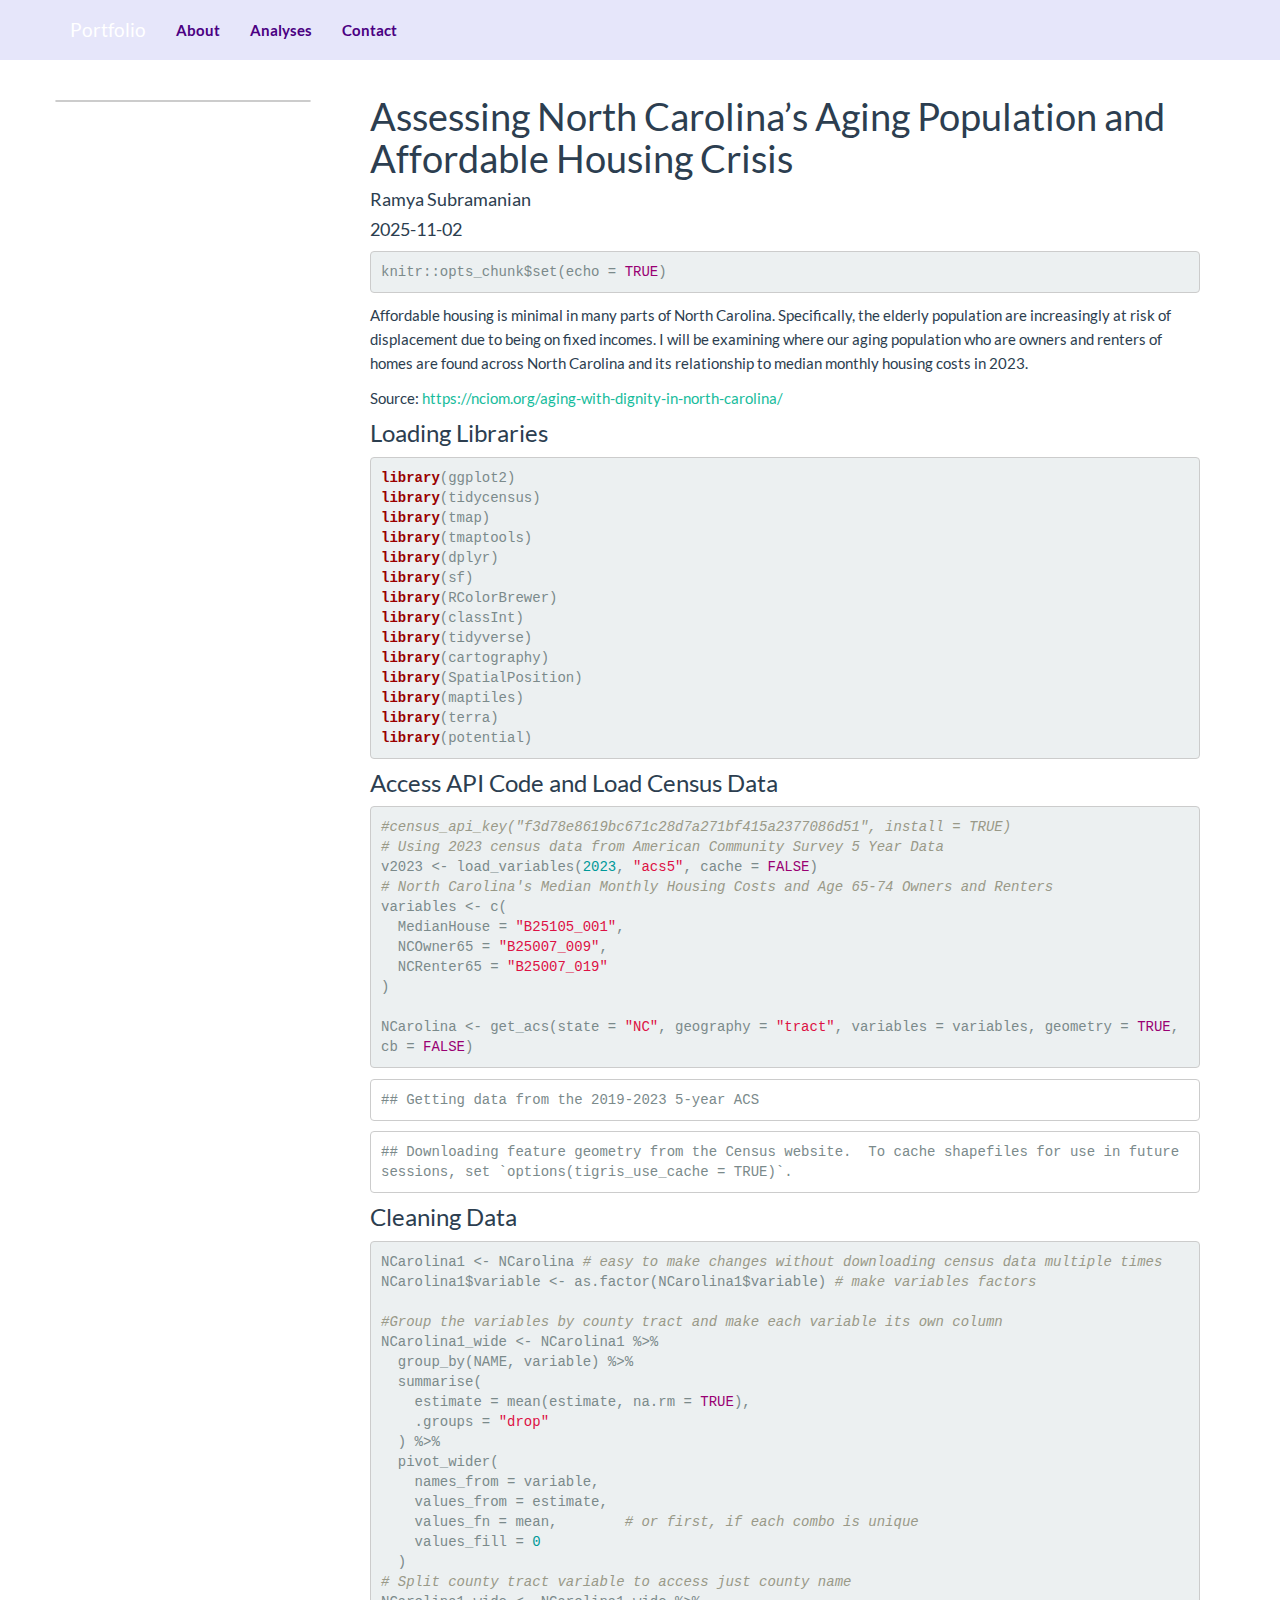
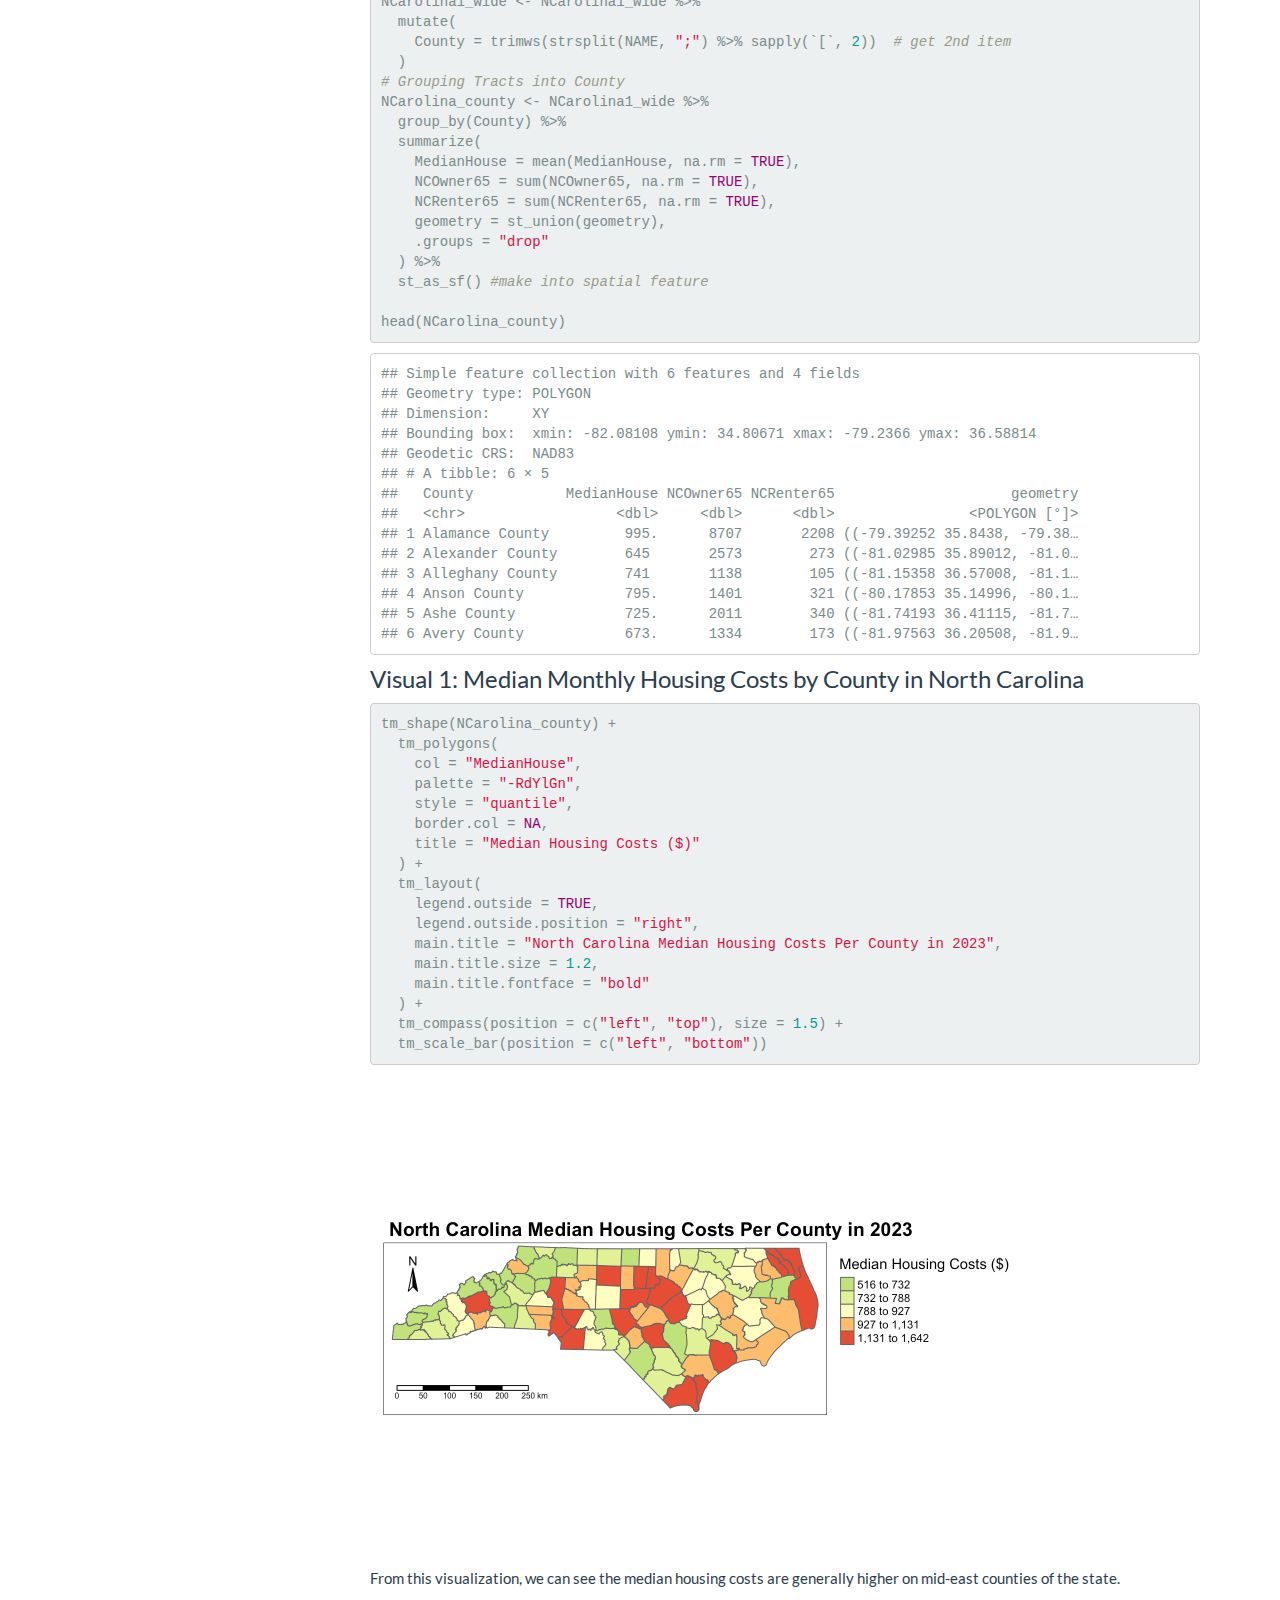
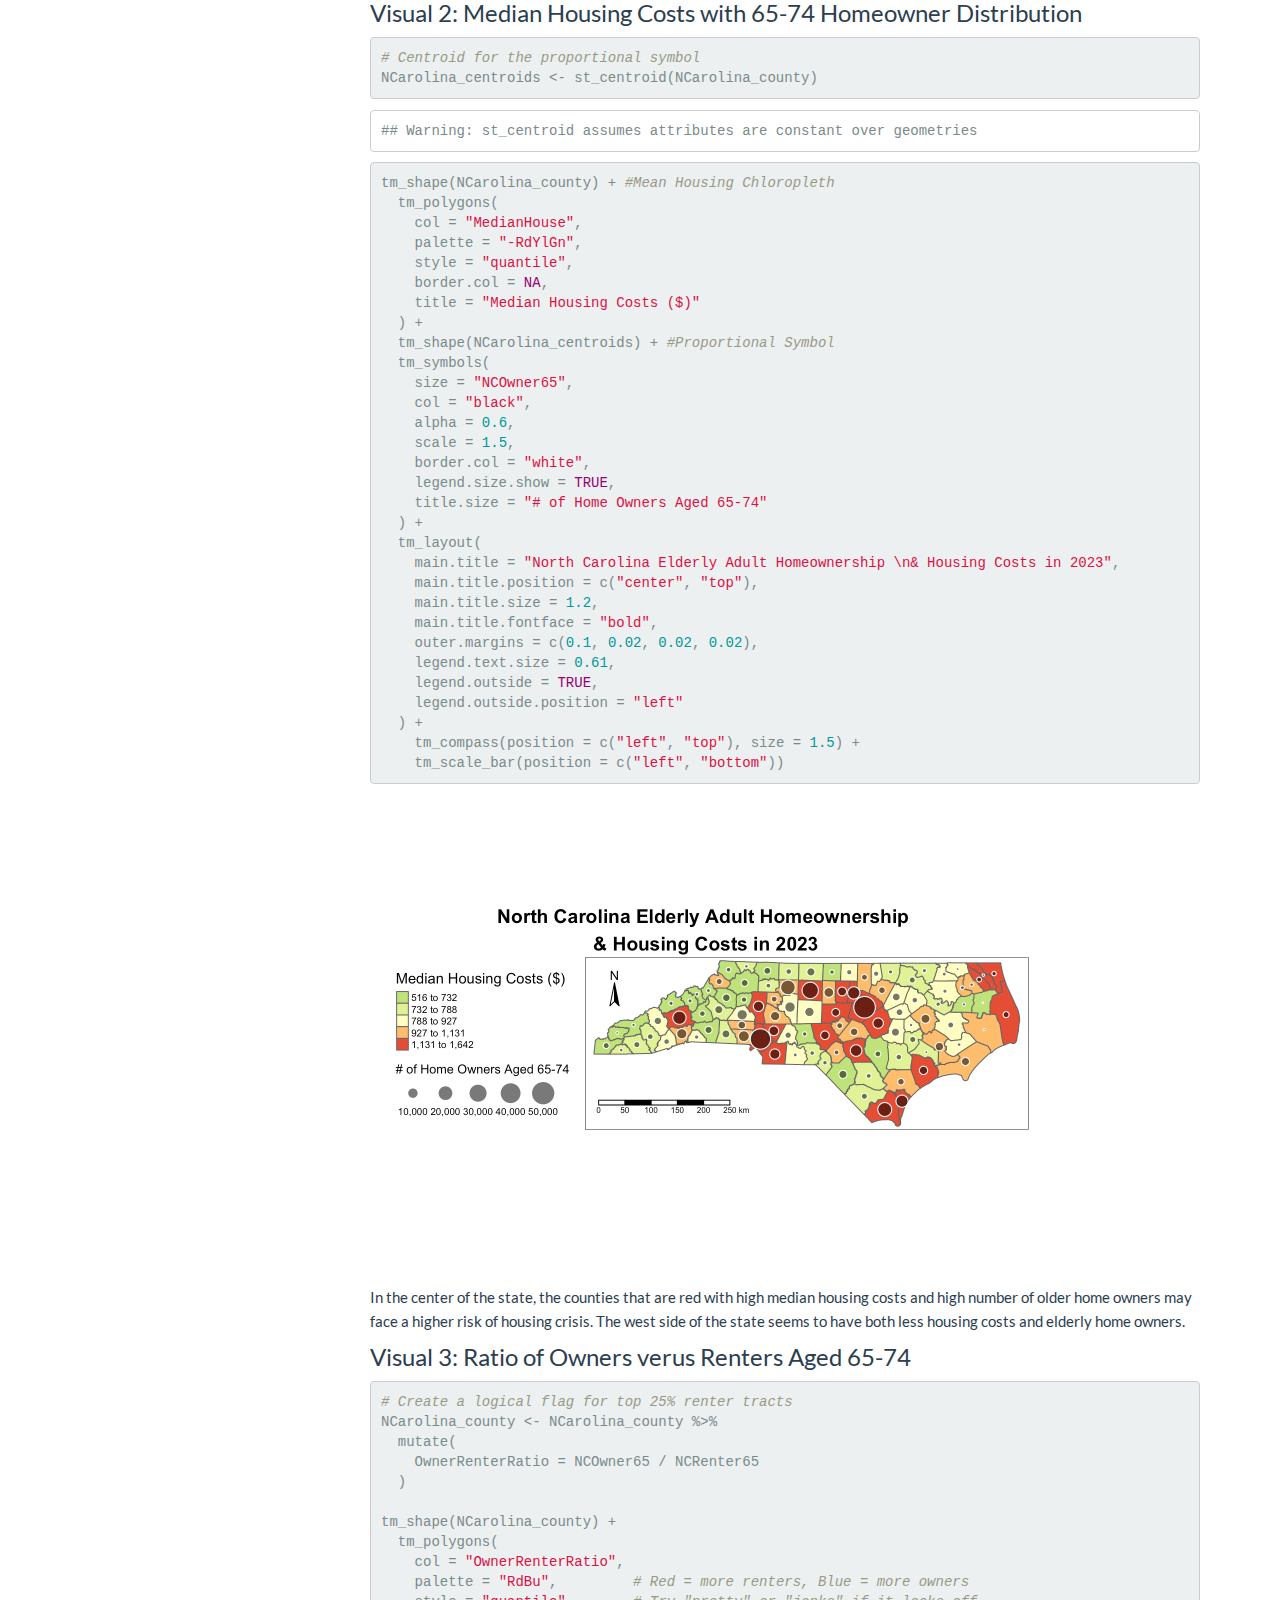
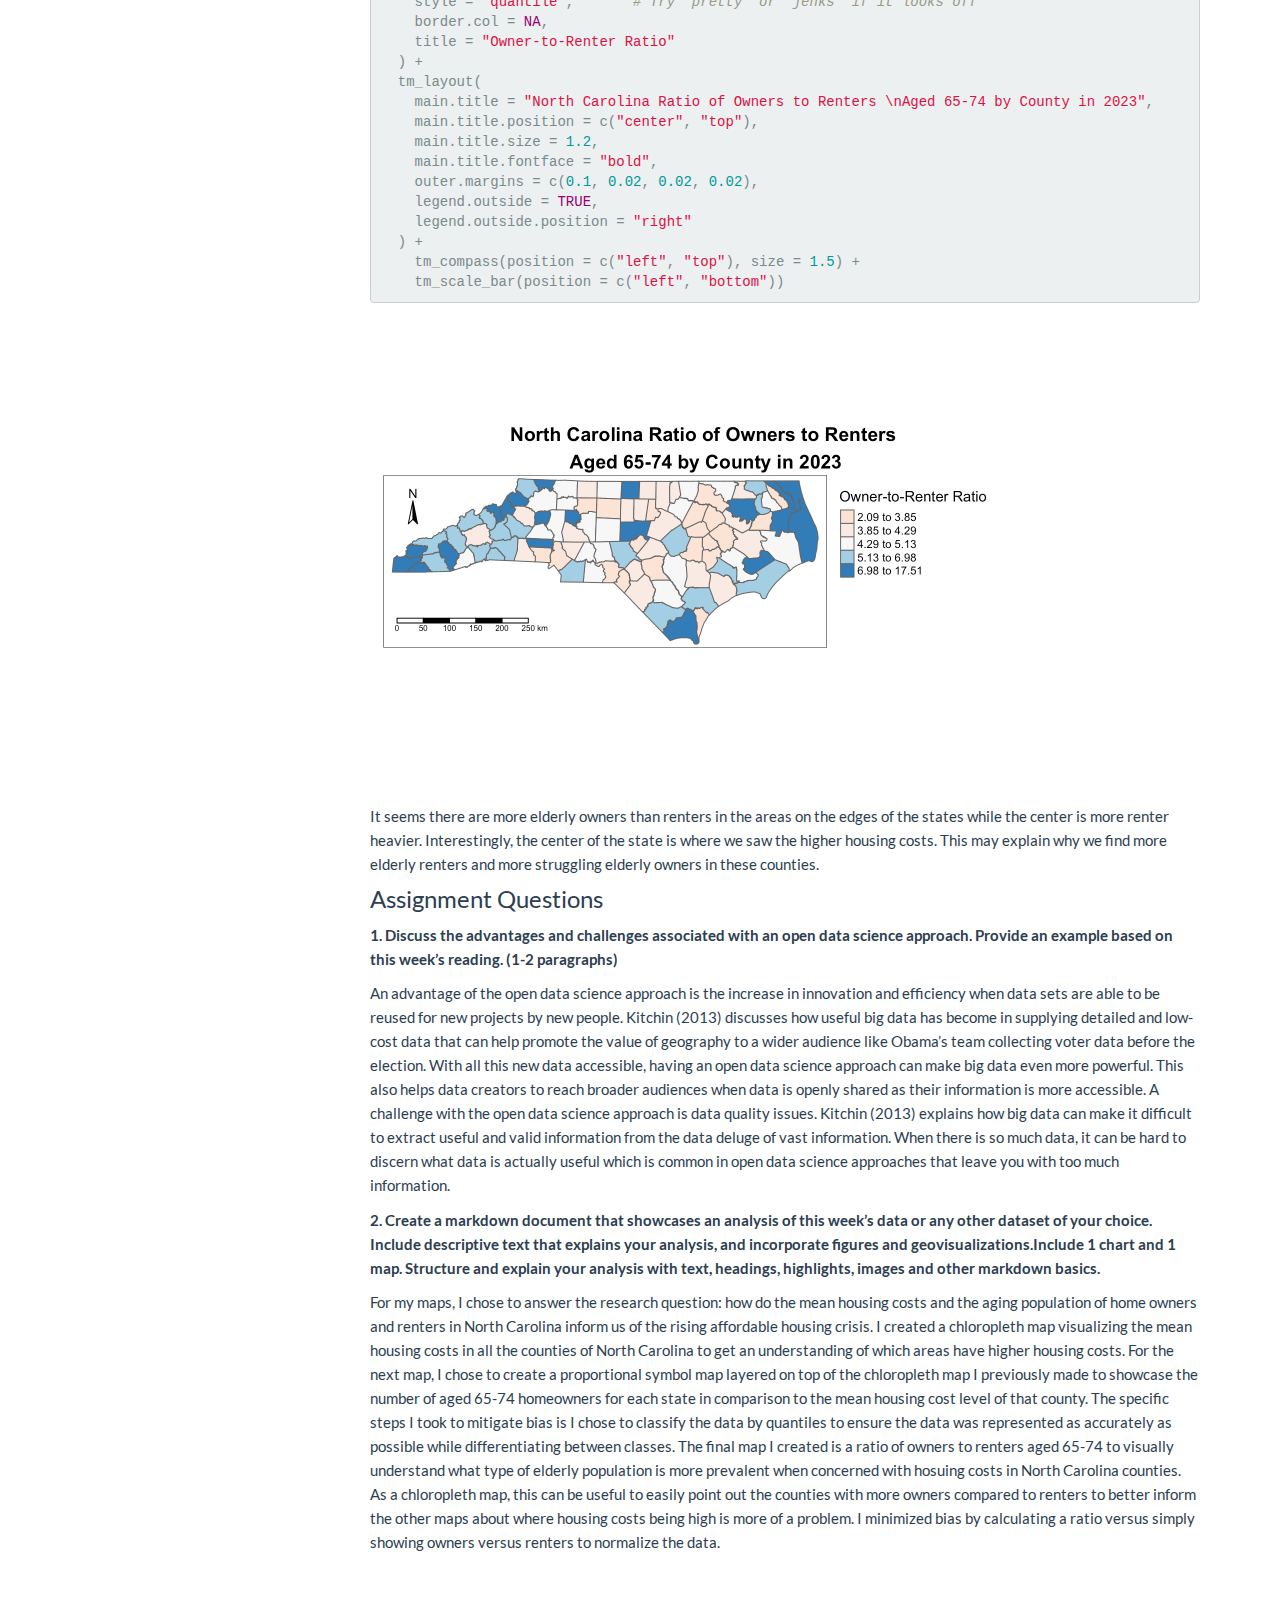
<file: docs/AdvGeovis_Lab1.html>
<!DOCTYPE html>

<html>

<head>

<meta charset="utf-8" />
<meta name="generator" content="pandoc" />
<meta http-equiv="X-UA-Compatible" content="IE=EDGE" />


<meta name="author" content="Ramya Subramanian" />

<meta name="date" content="2025-11-02" />

<title>Assessing North Carolina’s Aging Population and Affordable Housing Crisis</title>

<script src="site_libs/header-attrs-2.28/header-attrs.js"></script>
<script src="site_libs/jquery-3.6.0/jquery-3.6.0.min.js"></script>
<meta name="viewport" content="width=device-width, initial-scale=1" />
<link href="site_libs/bootstrap-3.3.5/css/flatly.min.css" rel="stylesheet" />
<script src="site_libs/bootstrap-3.3.5/js/bootstrap.min.js"></script>
<script src="site_libs/bootstrap-3.3.5/shim/html5shiv.min.js"></script>
<script src="site_libs/bootstrap-3.3.5/shim/respond.min.js"></script>
<style>h1 {font-size: 34px;}
       h1.title {font-size: 38px;}
       h2 {font-size: 30px;}
       h3 {font-size: 24px;}
       h4 {font-size: 18px;}
       h5 {font-size: 16px;}
       h6 {font-size: 12px;}
       code {color: inherit; background-color: rgba(0, 0, 0, 0.04);}
       pre:not([class]) { background-color: white }</style>
<script src="site_libs/jqueryui-1.13.2/jquery-ui.min.js"></script>
<link href="site_libs/tocify-1.9.1/jquery.tocify.css" rel="stylesheet" />
<script src="site_libs/tocify-1.9.1/jquery.tocify.js"></script>
<script src="site_libs/navigation-1.1/tabsets.js"></script>
<link href="site_libs/highlightjs-9.12.0/default.css" rel="stylesheet" />
<script src="site_libs/highlightjs-9.12.0/highlight.js"></script>

<style type="text/css">
  code{white-space: pre-wrap;}
  span.smallcaps{font-variant: small-caps;}
  span.underline{text-decoration: underline;}
  div.column{display: inline-block; vertical-align: top; width: 50%;}
  div.hanging-indent{margin-left: 1.5em; text-indent: -1.5em;}
  ul.task-list{list-style: none;}
    </style>

<style type="text/css">code{white-space: pre;}</style>
<script type="text/javascript">
if (window.hljs) {
  hljs.configure({languages: []});
  hljs.initHighlightingOnLoad();
  if (document.readyState && document.readyState === "complete") {
    window.setTimeout(function() { hljs.initHighlighting(); }, 0);
  }
}
</script>






<link rel="stylesheet" href="styles.css" type="text/css" />



<style type = "text/css">
.main-container {
  max-width: 940px;
  margin-left: auto;
  margin-right: auto;
}
img {
  max-width:100%;
}
.tabbed-pane {
  padding-top: 12px;
}
.html-widget {
  margin-bottom: 20px;
}
button.code-folding-btn:focus {
  outline: none;
}
summary {
  display: list-item;
}
details > summary > p:only-child {
  display: inline;
}
pre code {
  padding: 0;
}
</style>


<style type="text/css">
.dropdown-submenu {
  position: relative;
}
.dropdown-submenu>.dropdown-menu {
  top: 0;
  left: 100%;
  margin-top: -6px;
  margin-left: -1px;
  border-radius: 0 6px 6px 6px;
}
.dropdown-submenu:hover>.dropdown-menu {
  display: block;
}
.dropdown-submenu>a:after {
  display: block;
  content: " ";
  float: right;
  width: 0;
  height: 0;
  border-color: transparent;
  border-style: solid;
  border-width: 5px 0 5px 5px;
  border-left-color: #cccccc;
  margin-top: 5px;
  margin-right: -10px;
}
.dropdown-submenu:hover>a:after {
  border-left-color: #adb5bd;
}
.dropdown-submenu.pull-left {
  float: none;
}
.dropdown-submenu.pull-left>.dropdown-menu {
  left: -100%;
  margin-left: 10px;
  border-radius: 6px 0 6px 6px;
}
</style>

<script type="text/javascript">
// manage active state of menu based on current page
$(document).ready(function () {
  // active menu anchor
  href = window.location.pathname
  href = href.substr(href.lastIndexOf('/') + 1)
  if (href === "")
    href = "index.html";
  var menuAnchor = $('a[href="' + href + '"]');

  // mark the anchor link active (and if it's in a dropdown, also mark that active)
  var dropdown = menuAnchor.closest('li.dropdown');
  if (window.bootstrap) { // Bootstrap 4+
    menuAnchor.addClass('active');
    dropdown.find('> .dropdown-toggle').addClass('active');
  } else { // Bootstrap 3
    menuAnchor.parent().addClass('active');
    dropdown.addClass('active');
  }

  // Navbar adjustments
  var navHeight = $(".navbar").first().height() + 15;
  var style = document.createElement('style');
  var pt = "padding-top: " + navHeight + "px; ";
  var mt = "margin-top: -" + navHeight + "px; ";
  var css = "";
  // offset scroll position for anchor links (for fixed navbar)
  for (var i = 1; i <= 6; i++) {
    css += ".section h" + i + "{ " + pt + mt + "}\n";
  }
  style.innerHTML = "body {" + pt + "padding-bottom: 40px; }\n" + css;
  document.head.appendChild(style);
});
</script>

<!-- tabsets -->

<style type="text/css">
.tabset-dropdown > .nav-tabs {
  display: inline-table;
  max-height: 500px;
  min-height: 44px;
  overflow-y: auto;
  border: 1px solid #ddd;
  border-radius: 4px;
}

.tabset-dropdown > .nav-tabs > li.active:before, .tabset-dropdown > .nav-tabs.nav-tabs-open:before {
  content: "\e259";
  font-family: 'Glyphicons Halflings';
  display: inline-block;
  padding: 10px;
  border-right: 1px solid #ddd;
}

.tabset-dropdown > .nav-tabs.nav-tabs-open > li.active:before {
  content: "\e258";
  font-family: 'Glyphicons Halflings';
  border: none;
}

.tabset-dropdown > .nav-tabs > li.active {
  display: block;
}

.tabset-dropdown > .nav-tabs > li > a,
.tabset-dropdown > .nav-tabs > li > a:focus,
.tabset-dropdown > .nav-tabs > li > a:hover {
  border: none;
  display: inline-block;
  border-radius: 4px;
  background-color: transparent;
}

.tabset-dropdown > .nav-tabs.nav-tabs-open > li {
  display: block;
  float: none;
}

.tabset-dropdown > .nav-tabs > li {
  display: none;
}
</style>

<!-- code folding -->



<style type="text/css">

#TOC {
  margin: 25px 0px 20px 0px;
}
@media (max-width: 768px) {
#TOC {
  position: relative;
  width: 100%;
}
}

@media print {
.toc-content {
  /* see https://github.com/w3c/csswg-drafts/issues/4434 */
  float: right;
}
}

.toc-content {
  padding-left: 30px;
  padding-right: 40px;
}

div.main-container {
  max-width: 1200px;
}

div.tocify {
  width: 20%;
  max-width: 260px;
  max-height: 85%;
}

@media (min-width: 768px) and (max-width: 991px) {
  div.tocify {
    width: 25%;
  }
}

@media (max-width: 767px) {
  div.tocify {
    width: 100%;
    max-width: none;
  }
}

.tocify ul, .tocify li {
  line-height: 20px;
}

.tocify-subheader .tocify-item {
  font-size: 0.90em;
}

.tocify .list-group-item {
  border-radius: 0px;
}


</style>



</head>

<body>


<div class="container-fluid main-container">


<!-- setup 3col/9col grid for toc_float and main content  -->
<div class="row">
<div class="col-xs-12 col-sm-4 col-md-3">
<div id="TOC" class="tocify">
</div>
</div>

<div class="toc-content col-xs-12 col-sm-8 col-md-9">




<div class="navbar navbar-default  navbar-fixed-top" role="navigation">
  <div class="container">
    <div class="navbar-header">
      <button type="button" class="navbar-toggle collapsed" data-toggle="collapse" data-bs-toggle="collapse" data-target="#navbar" data-bs-target="#navbar">
        <span class="icon-bar"></span>
        <span class="icon-bar"></span>
        <span class="icon-bar"></span>
      </button>
      <a class="navbar-brand" href="index.html">Portfolio</a>
    </div>
    <div id="navbar" class="navbar-collapse collapse">
      <ul class="nav navbar-nav">
        <li>
  <a href="index.html">About</a>
</li>
<li>
  <a href="analyses.html">Analyses</a>
</li>
<li>
  <a href="contact.html">Contact</a>
</li>
      </ul>
      <ul class="nav navbar-nav navbar-right">
        
      </ul>
    </div><!--/.nav-collapse -->
  </div><!--/.container -->
</div><!--/.navbar -->

<div id="header">



<h1 class="title toc-ignore">Assessing North Carolina’s Aging Population
and Affordable Housing Crisis</h1>
<h4 class="author">Ramya Subramanian</h4>
<h4 class="date">2025-11-02</h4>

</div>


<pre class="r"><code>knitr::opts_chunk$set(echo = TRUE)</code></pre>
<p>Affordable housing is minimal in many parts of North Carolina.
Specifically, the elderly population are increasingly at risk of
displacement due to being on fixed incomes. I will be examining where
our aging population who are owners and renters of homes are found
across North Carolina and its relationship to median monthly housing
costs in 2023.</p>
<p>Source: <a
href="https://nciom.org/aging-with-dignity-in-north-carolina/"
class="uri">https://nciom.org/aging-with-dignity-in-north-carolina/</a></p>
<div id="loading-libraries" class="section level3">
<h3>Loading Libraries</h3>
<pre class="r"><code>library(ggplot2)
library(tidycensus)
library(tmap)
library(tmaptools)
library(dplyr)        
library(sf)      
library(RColorBrewer)
library(classInt)     
library(tidyverse)        
library(cartography) 
library(SpatialPosition)
library(maptiles) 
library(terra)
library(potential)</code></pre>
</div>
<div id="access-api-code-and-load-census-data" class="section level3">
<h3>Access API Code and Load Census Data</h3>
<pre class="r"><code>#census_api_key(&quot;f3d78e8619bc671c28d7a271bf415a2377086d51&quot;, install = TRUE)
# Using 2023 census data from American Community Survey 5 Year Data
v2023 &lt;- load_variables(2023, &quot;acs5&quot;, cache = FALSE)
# North Carolina&#39;s Median Monthly Housing Costs and Age 65-74 Owners and Renters
variables &lt;- c(
  MedianHouse = &quot;B25105_001&quot;,
  NCOwner65 = &quot;B25007_009&quot;,
  NCRenter65 = &quot;B25007_019&quot;
)

NCarolina &lt;- get_acs(state = &quot;NC&quot;, geography = &quot;tract&quot;, variables = variables, geometry = TRUE, cb = FALSE)</code></pre>
<pre><code>## Getting data from the 2019-2023 5-year ACS</code></pre>
<pre><code>## Downloading feature geometry from the Census website.  To cache shapefiles for use in future sessions, set `options(tigris_use_cache = TRUE)`.</code></pre>
</div>
<div id="cleaning-data" class="section level3">
<h3>Cleaning Data</h3>
<pre class="r"><code>NCarolina1 &lt;- NCarolina # easy to make changes without downloading census data multiple times
NCarolina1$variable &lt;- as.factor(NCarolina1$variable) # make variables factors

#Group the variables by county tract and make each variable its own column
NCarolina1_wide &lt;- NCarolina1 %&gt;%
  group_by(NAME, variable) %&gt;%
  summarise(
    estimate = mean(estimate, na.rm = TRUE),
    .groups = &quot;drop&quot;
  ) %&gt;%
  pivot_wider(
    names_from = variable,
    values_from = estimate,
    values_fn = mean,        # or first, if each combo is unique
    values_fill = 0
  )
# Split county tract variable to access just county name
NCarolina1_wide &lt;- NCarolina1_wide %&gt;%
  mutate(
    County = trimws(strsplit(NAME, &quot;;&quot;) %&gt;% sapply(`[`, 2))  # get 2nd item
  )
# Grouping Tracts into County
NCarolina_county &lt;- NCarolina1_wide %&gt;%
  group_by(County) %&gt;%
  summarize(
    MedianHouse = mean(MedianHouse, na.rm = TRUE),
    NCOwner65 = sum(NCOwner65, na.rm = TRUE),
    NCRenter65 = sum(NCRenter65, na.rm = TRUE),
    geometry = st_union(geometry),
    .groups = &quot;drop&quot;
  ) %&gt;%
  st_as_sf() #make into spatial feature

head(NCarolina_county)</code></pre>
<pre><code>## Simple feature collection with 6 features and 4 fields
## Geometry type: POLYGON
## Dimension:     XY
## Bounding box:  xmin: -82.08108 ymin: 34.80671 xmax: -79.2366 ymax: 36.58814
## Geodetic CRS:  NAD83
## # A tibble: 6 × 5
##   County           MedianHouse NCOwner65 NCRenter65                     geometry
##   &lt;chr&gt;                  &lt;dbl&gt;     &lt;dbl&gt;      &lt;dbl&gt;                &lt;POLYGON [°]&gt;
## 1 Alamance County         995.      8707       2208 ((-79.39252 35.8438, -79.38…
## 2 Alexander County        645       2573        273 ((-81.02985 35.89012, -81.0…
## 3 Alleghany County        741       1138        105 ((-81.15358 36.57008, -81.1…
## 4 Anson County            795.      1401        321 ((-80.17853 35.14996, -80.1…
## 5 Ashe County             725.      2011        340 ((-81.74193 36.41115, -81.7…
## 6 Avery County            673.      1334        173 ((-81.97563 36.20508, -81.9…</code></pre>
</div>
<div
id="visual-1-median-monthly-housing-costs-by-county-in-north-carolina"
class="section level3">
<h3>Visual 1: Median Monthly Housing Costs by County in North
Carolina</h3>
<pre class="r"><code>tm_shape(NCarolina_county) +
  tm_polygons(
    col = &quot;MedianHouse&quot;,
    palette = &quot;-RdYlGn&quot;,
    style = &quot;quantile&quot;,
    border.col = NA,
    title = &quot;Median Housing Costs ($)&quot;
  ) +
  tm_layout(
    legend.outside = TRUE,
    legend.outside.position = &quot;right&quot;,
    main.title = &quot;North Carolina Median Housing Costs Per County in 2023&quot;,
    main.title.size = 1.2,
    main.title.fontface = &quot;bold&quot;
  ) +
  tm_compass(position = c(&quot;left&quot;, &quot;top&quot;), size = 1.5) +
  tm_scale_bar(position = c(&quot;left&quot;, &quot;bottom&quot;))</code></pre>
<p><img src="AdvGeovis_Lab1_files/figure-html/unnamed-chunk-4-1.png" width="672" /></p>
<p>From this visualization, we can see the median housing costs are
generally higher on mid-east counties of the state.</p>
</div>
<div
id="visual-2-median-housing-costs-with-65-74-homeowner-distribution"
class="section level3">
<h3>Visual 2: Median Housing Costs with 65-74 Homeowner
Distribution</h3>
<pre class="r"><code># Centroid for the proportional symbol
NCarolina_centroids &lt;- st_centroid(NCarolina_county)</code></pre>
<pre><code>## Warning: st_centroid assumes attributes are constant over geometries</code></pre>
<pre class="r"><code>tm_shape(NCarolina_county) + #Mean Housing Chloropleth
  tm_polygons(
    col = &quot;MedianHouse&quot;,
    palette = &quot;-RdYlGn&quot;,
    style = &quot;quantile&quot;,
    border.col = NA,
    title = &quot;Median Housing Costs ($)&quot;
  ) +
  tm_shape(NCarolina_centroids) + #Proportional Symbol
  tm_symbols(
    size = &quot;NCOwner65&quot;,   
    col = &quot;black&quot;,            
    alpha = 0.6,
    scale = 1.5,
    border.col = &quot;white&quot;,
    legend.size.show = TRUE,
    title.size = &quot;# of Home Owners Aged 65-74&quot;
  ) +
  tm_layout(
    main.title = &quot;North Carolina Elderly Adult Homeownership \n&amp; Housing Costs in 2023&quot;,
    main.title.position = c(&quot;center&quot;, &quot;top&quot;),
    main.title.size = 1.2,
    main.title.fontface = &quot;bold&quot;,
    outer.margins = c(0.1, 0.02, 0.02, 0.02),
    legend.text.size = 0.61,
    legend.outside = TRUE,
    legend.outside.position = &quot;left&quot;
  ) +
    tm_compass(position = c(&quot;left&quot;, &quot;top&quot;), size = 1.5) +
    tm_scale_bar(position = c(&quot;left&quot;, &quot;bottom&quot;))</code></pre>
<p><img src="AdvGeovis_Lab1_files/figure-html/unnamed-chunk-5-1.png" width="672" /></p>
<p>In the center of the state, the counties that are red with high
median housing costs and high number of older home owners may face a
higher risk of housing crisis. The west side of the state seems to have
both less housing costs and elderly home owners.</p>
</div>
<div id="visual-3-ratio-of-owners-verus-renters-aged-65-74"
class="section level3">
<h3>Visual 3: Ratio of Owners verus Renters Aged 65-74</h3>
<pre class="r"><code># Create a logical flag for top 25% renter tracts
NCarolina_county &lt;- NCarolina_county %&gt;%
  mutate(
    OwnerRenterRatio = NCOwner65 / NCRenter65
  )

tm_shape(NCarolina_county) +
  tm_polygons(
    col = &quot;OwnerRenterRatio&quot;,
    palette = &quot;RdBu&quot;,         # Red = more renters, Blue = more owners
    style = &quot;quantile&quot;,       # Try &quot;pretty&quot; or &quot;jenks&quot; if it looks off
    border.col = NA,
    title = &quot;Owner-to-Renter Ratio&quot;
  ) +
  tm_layout(
    main.title = &quot;North Carolina Ratio of Owners to Renters \nAged 65-74 by County in 2023&quot;,
    main.title.position = c(&quot;center&quot;, &quot;top&quot;),
    main.title.size = 1.2,
    main.title.fontface = &quot;bold&quot;,
    outer.margins = c(0.1, 0.02, 0.02, 0.02),
    legend.outside = TRUE,
    legend.outside.position = &quot;right&quot;
  ) +
    tm_compass(position = c(&quot;left&quot;, &quot;top&quot;), size = 1.5) +
    tm_scale_bar(position = c(&quot;left&quot;, &quot;bottom&quot;))</code></pre>
<p><img src="AdvGeovis_Lab1_files/figure-html/unnamed-chunk-6-1.png" width="672" /></p>
<p>It seems there are more elderly owners than renters in the areas on
the edges of the states while the center is more renter heavier.
Interestingly, the center of the state is where we saw the higher
housing costs. This may explain why we find more elderly renters and
more struggling elderly owners in these counties.</p>
</div>
<div id="assignment-questions" class="section level3">
<h3>Assignment Questions</h3>
<p><strong>1. Discuss the advantages and challenges associated with an
open data science approach. Provide an example based on this week’s
reading. (1-2 paragraphs)</strong></p>
<p>An advantage of the open data science approach is the increase in
innovation and efficiency when data sets are able to be reused for new
projects by new people. Kitchin (2013) discusses how useful big data has
become in supplying detailed and low-cost data that can help promote the
value of geography to a wider audience like Obama’s team collecting
voter data before the election. With all this new data accessible,
having an open data science approach can make big data even more
powerful. This also helps data creators to reach broader audiences when
data is openly shared as their information is more accessible. A
challenge with the open data science approach is data quality issues.
Kitchin (2013) explains how big data can make it difficult to extract
useful and valid information from the data deluge of vast information.
When there is so much data, it can be hard to discern what data is
actually useful which is common in open data science approaches that
leave you with too much information.</p>
<p><strong>2. Create a markdown document that showcases an analysis of
this week’s data or any other dataset of your choice. Include
descriptive text that explains your analysis, and incorporate figures
and geovisualizations.Include 1 chart and 1 map. Structure and explain
your analysis with text, headings, highlights, images and other markdown
basics.</strong></p>
<p>For my maps, I chose to answer the research question: how do the mean
housing costs and the aging population of home owners and renters in
North Carolina inform us of the rising affordable housing crisis. I
created a chloropleth map visualizing the mean housing costs in all the
counties of North Carolina to get an understanding of which areas have
higher housing costs. For the next map, I chose to create a proportional
symbol map layered on top of the chloropleth map I previously made to
showcase the number of aged 65-74 homeowners for each state in
comparison to the mean housing cost level of that county. The specific
steps I took to mitigate bias is I chose to classify the data by
quantiles to ensure the data was represented as accurately as possible
while differentiating between classes. The final map I created is a
ratio of owners to renters aged 65-74 to visually understand what type
of elderly population is more prevalent when concerned with hosuing
costs in North Carolina counties. As a chloropleth map, this can be
useful to easily point out the counties with more owners compared to
renters to better inform the other maps about where housing costs being
high is more of a problem. I minimized bias by calculating a ratio
versus simply showing owners versus renters to normalize the data.</p>
</div>



</div>
</div>

</div>

<script>

// add bootstrap table styles to pandoc tables
function bootstrapStylePandocTables() {
  $('tr.odd').parent('tbody').parent('table').addClass('table table-condensed');
}
$(document).ready(function () {
  bootstrapStylePandocTables();
});


</script>

<!-- tabsets -->

<script>
$(document).ready(function () {
  window.buildTabsets("TOC");
});

$(document).ready(function () {
  $('.tabset-dropdown > .nav-tabs > li').click(function () {
    $(this).parent().toggleClass('nav-tabs-open');
  });
});
</script>

<!-- code folding -->

<script>
$(document).ready(function ()  {

    // temporarily add toc-ignore selector to headers for the consistency with Pandoc
    $('.unlisted.unnumbered').addClass('toc-ignore')

    // move toc-ignore selectors from section div to header
    $('div.section.toc-ignore')
        .removeClass('toc-ignore')
        .children('h1,h2,h3,h4,h5').addClass('toc-ignore');

    // establish options
    var options = {
      selectors: "h1,h2",
      theme: "bootstrap3",
      context: '.toc-content',
      hashGenerator: function (text) {
        return text.replace(/[.\\/?&!#<>]/g, '').replace(/\s/g, '_');
      },
      ignoreSelector: ".toc-ignore",
      scrollTo: 0
    };
    options.showAndHide = true;
    options.smoothScroll = true;

    // tocify
    var toc = $("#TOC").tocify(options).data("toc-tocify");
});
</script>

<!-- dynamically load mathjax for compatibility with self-contained -->
<script>
  (function () {
    var script = document.createElement("script");
    script.type = "text/javascript";
    script.src  = "https://mathjax.rstudio.com/latest/MathJax.js?config=TeX-AMS-MML_HTMLorMML";
    document.getElementsByTagName("head")[0].appendChild(script);
  })();
</script>

</body>
</html>
</file>
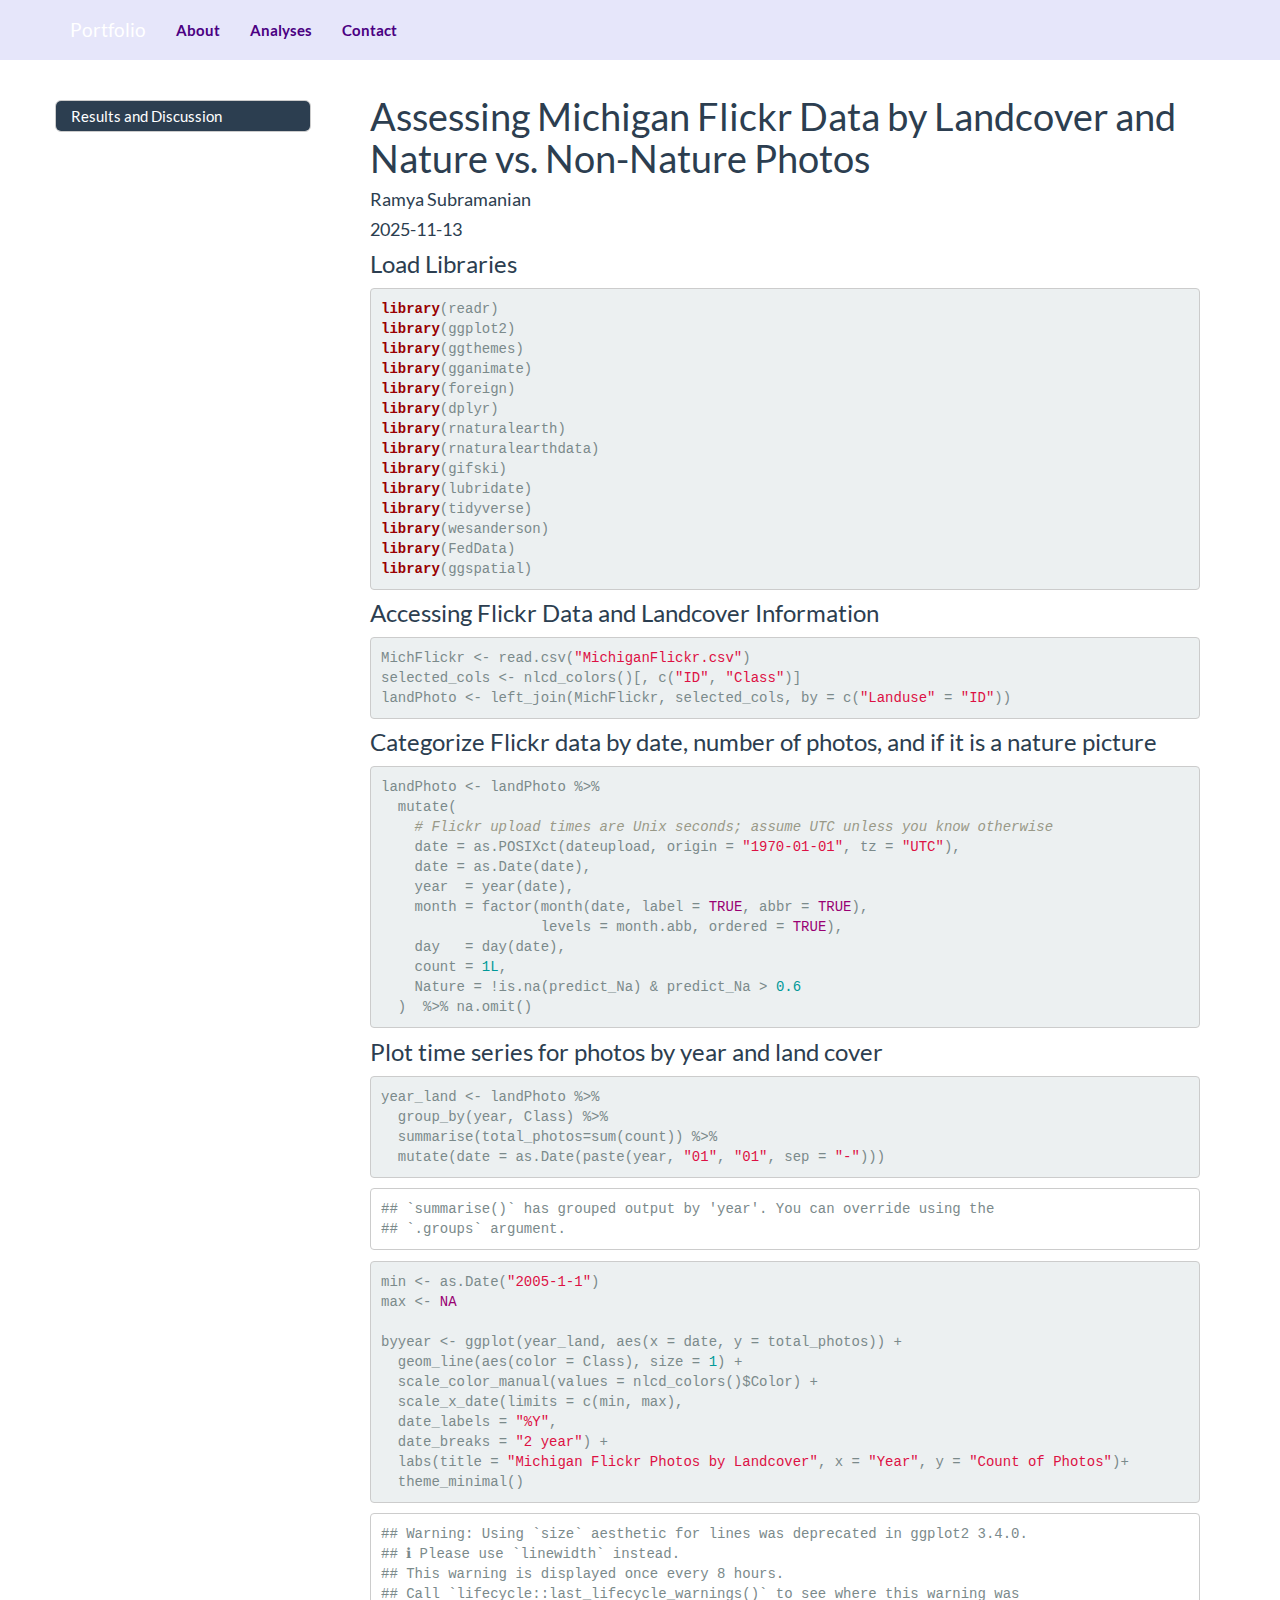
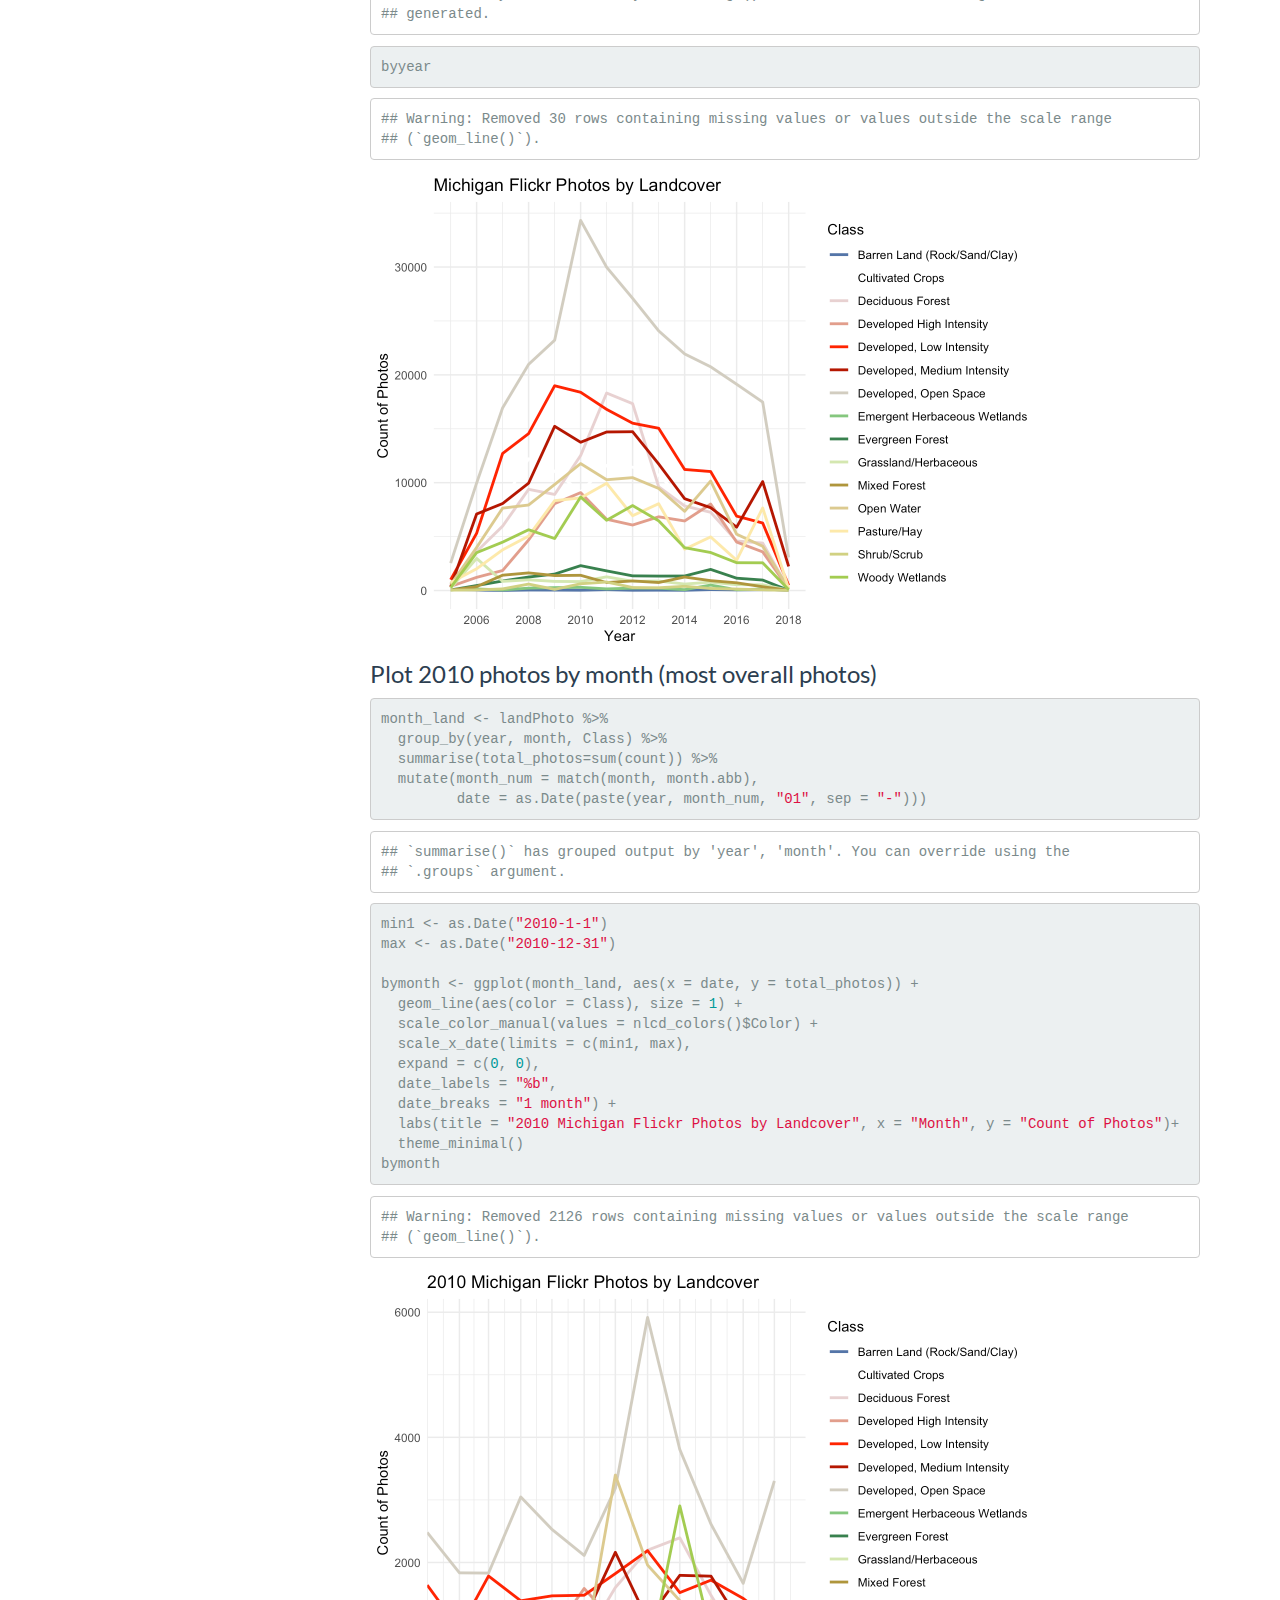
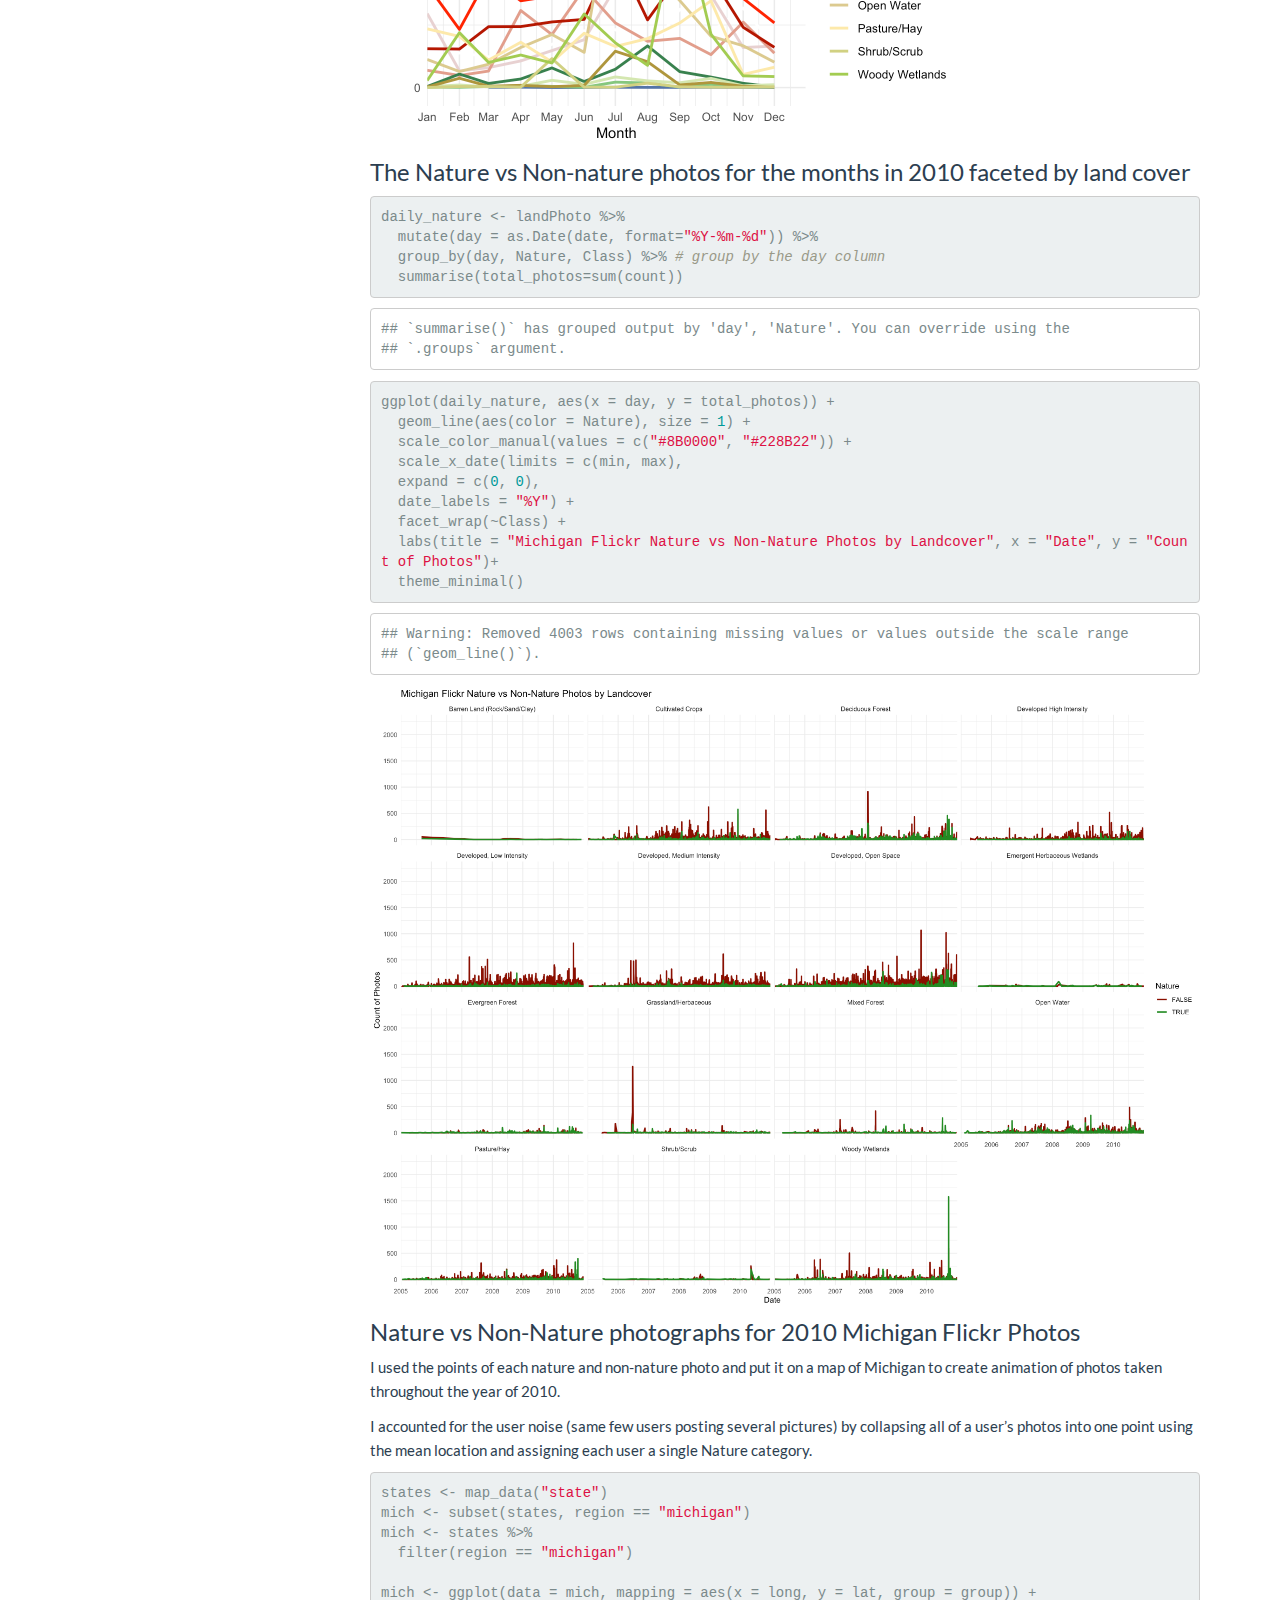
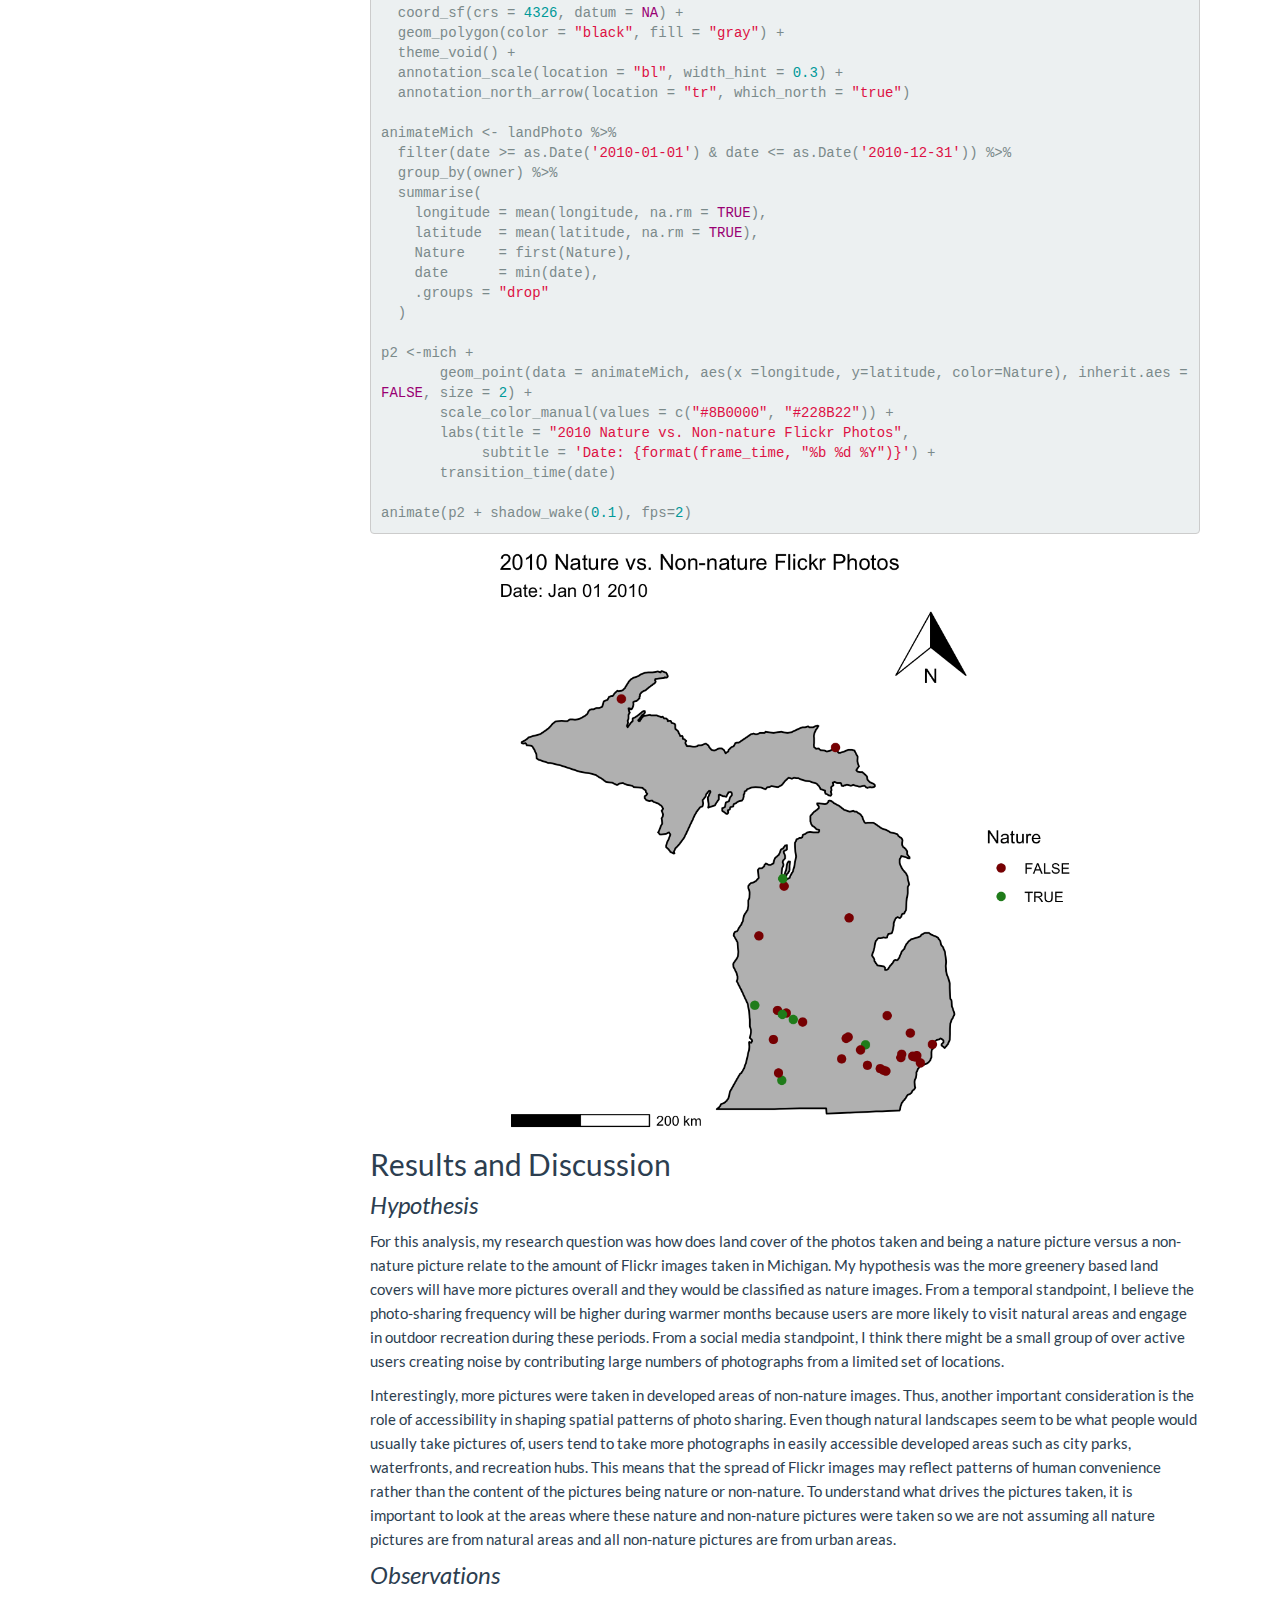
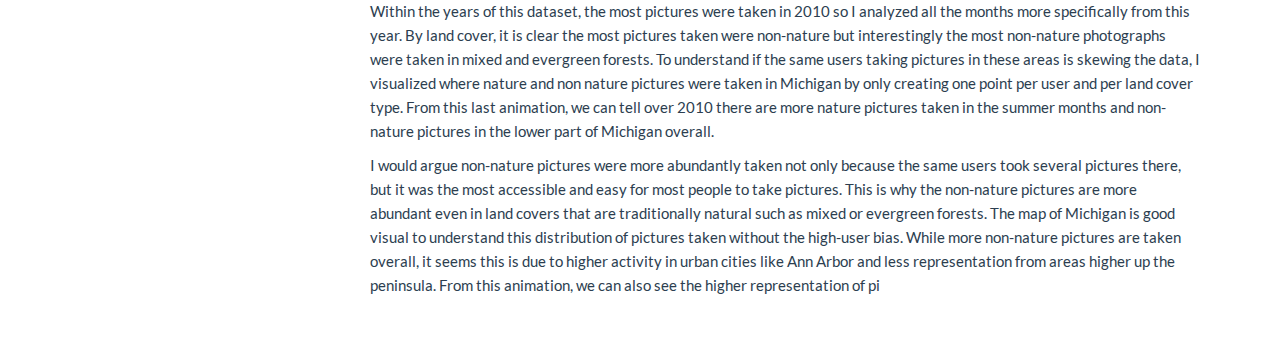
<file: docs/AdvGeovis_Lab3.html>
<!DOCTYPE html>

<html>

<head>

<meta charset="utf-8" />
<meta name="generator" content="pandoc" />
<meta http-equiv="X-UA-Compatible" content="IE=EDGE" />


<meta name="author" content="Ramya Subramanian" />

<meta name="date" content="2025-11-13" />

<title>Assessing Michigan Flickr Data by Landcover and Nature vs. Non-Nature Photos</title>

<script src="site_libs/header-attrs-2.28/header-attrs.js"></script>
<script src="site_libs/jquery-3.6.0/jquery-3.6.0.min.js"></script>
<meta name="viewport" content="width=device-width, initial-scale=1" />
<link href="site_libs/bootstrap-3.3.5/css/flatly.min.css" rel="stylesheet" />
<script src="site_libs/bootstrap-3.3.5/js/bootstrap.min.js"></script>
<script src="site_libs/bootstrap-3.3.5/shim/html5shiv.min.js"></script>
<script src="site_libs/bootstrap-3.3.5/shim/respond.min.js"></script>
<style>h1 {font-size: 34px;}
       h1.title {font-size: 38px;}
       h2 {font-size: 30px;}
       h3 {font-size: 24px;}
       h4 {font-size: 18px;}
       h5 {font-size: 16px;}
       h6 {font-size: 12px;}
       code {color: inherit; background-color: rgba(0, 0, 0, 0.04);}
       pre:not([class]) { background-color: white }</style>
<script src="site_libs/jqueryui-1.13.2/jquery-ui.min.js"></script>
<link href="site_libs/tocify-1.9.1/jquery.tocify.css" rel="stylesheet" />
<script src="site_libs/tocify-1.9.1/jquery.tocify.js"></script>
<script src="site_libs/navigation-1.1/tabsets.js"></script>
<link href="site_libs/highlightjs-9.12.0/default.css" rel="stylesheet" />
<script src="site_libs/highlightjs-9.12.0/highlight.js"></script>

<style type="text/css">
  code{white-space: pre-wrap;}
  span.smallcaps{font-variant: small-caps;}
  span.underline{text-decoration: underline;}
  div.column{display: inline-block; vertical-align: top; width: 50%;}
  div.hanging-indent{margin-left: 1.5em; text-indent: -1.5em;}
  ul.task-list{list-style: none;}
    </style>

<style type="text/css">code{white-space: pre;}</style>
<script type="text/javascript">
if (window.hljs) {
  hljs.configure({languages: []});
  hljs.initHighlightingOnLoad();
  if (document.readyState && document.readyState === "complete") {
    window.setTimeout(function() { hljs.initHighlighting(); }, 0);
  }
}
</script>






<link rel="stylesheet" href="styles.css" type="text/css" />



<style type = "text/css">
.main-container {
  max-width: 940px;
  margin-left: auto;
  margin-right: auto;
}
img {
  max-width:100%;
}
.tabbed-pane {
  padding-top: 12px;
}
.html-widget {
  margin-bottom: 20px;
}
button.code-folding-btn:focus {
  outline: none;
}
summary {
  display: list-item;
}
details > summary > p:only-child {
  display: inline;
}
pre code {
  padding: 0;
}
</style>


<style type="text/css">
.dropdown-submenu {
  position: relative;
}
.dropdown-submenu>.dropdown-menu {
  top: 0;
  left: 100%;
  margin-top: -6px;
  margin-left: -1px;
  border-radius: 0 6px 6px 6px;
}
.dropdown-submenu:hover>.dropdown-menu {
  display: block;
}
.dropdown-submenu>a:after {
  display: block;
  content: " ";
  float: right;
  width: 0;
  height: 0;
  border-color: transparent;
  border-style: solid;
  border-width: 5px 0 5px 5px;
  border-left-color: #cccccc;
  margin-top: 5px;
  margin-right: -10px;
}
.dropdown-submenu:hover>a:after {
  border-left-color: #adb5bd;
}
.dropdown-submenu.pull-left {
  float: none;
}
.dropdown-submenu.pull-left>.dropdown-menu {
  left: -100%;
  margin-left: 10px;
  border-radius: 6px 0 6px 6px;
}
</style>

<script type="text/javascript">
// manage active state of menu based on current page
$(document).ready(function () {
  // active menu anchor
  href = window.location.pathname
  href = href.substr(href.lastIndexOf('/') + 1)
  if (href === "")
    href = "index.html";
  var menuAnchor = $('a[href="' + href + '"]');

  // mark the anchor link active (and if it's in a dropdown, also mark that active)
  var dropdown = menuAnchor.closest('li.dropdown');
  if (window.bootstrap) { // Bootstrap 4+
    menuAnchor.addClass('active');
    dropdown.find('> .dropdown-toggle').addClass('active');
  } else { // Bootstrap 3
    menuAnchor.parent().addClass('active');
    dropdown.addClass('active');
  }

  // Navbar adjustments
  var navHeight = $(".navbar").first().height() + 15;
  var style = document.createElement('style');
  var pt = "padding-top: " + navHeight + "px; ";
  var mt = "margin-top: -" + navHeight + "px; ";
  var css = "";
  // offset scroll position for anchor links (for fixed navbar)
  for (var i = 1; i <= 6; i++) {
    css += ".section h" + i + "{ " + pt + mt + "}\n";
  }
  style.innerHTML = "body {" + pt + "padding-bottom: 40px; }\n" + css;
  document.head.appendChild(style);
});
</script>

<!-- tabsets -->

<style type="text/css">
.tabset-dropdown > .nav-tabs {
  display: inline-table;
  max-height: 500px;
  min-height: 44px;
  overflow-y: auto;
  border: 1px solid #ddd;
  border-radius: 4px;
}

.tabset-dropdown > .nav-tabs > li.active:before, .tabset-dropdown > .nav-tabs.nav-tabs-open:before {
  content: "\e259";
  font-family: 'Glyphicons Halflings';
  display: inline-block;
  padding: 10px;
  border-right: 1px solid #ddd;
}

.tabset-dropdown > .nav-tabs.nav-tabs-open > li.active:before {
  content: "\e258";
  font-family: 'Glyphicons Halflings';
  border: none;
}

.tabset-dropdown > .nav-tabs > li.active {
  display: block;
}

.tabset-dropdown > .nav-tabs > li > a,
.tabset-dropdown > .nav-tabs > li > a:focus,
.tabset-dropdown > .nav-tabs > li > a:hover {
  border: none;
  display: inline-block;
  border-radius: 4px;
  background-color: transparent;
}

.tabset-dropdown > .nav-tabs.nav-tabs-open > li {
  display: block;
  float: none;
}

.tabset-dropdown > .nav-tabs > li {
  display: none;
}
</style>

<!-- code folding -->



<style type="text/css">

#TOC {
  margin: 25px 0px 20px 0px;
}
@media (max-width: 768px) {
#TOC {
  position: relative;
  width: 100%;
}
}

@media print {
.toc-content {
  /* see https://github.com/w3c/csswg-drafts/issues/4434 */
  float: right;
}
}

.toc-content {
  padding-left: 30px;
  padding-right: 40px;
}

div.main-container {
  max-width: 1200px;
}

div.tocify {
  width: 20%;
  max-width: 260px;
  max-height: 85%;
}

@media (min-width: 768px) and (max-width: 991px) {
  div.tocify {
    width: 25%;
  }
}

@media (max-width: 767px) {
  div.tocify {
    width: 100%;
    max-width: none;
  }
}

.tocify ul, .tocify li {
  line-height: 20px;
}

.tocify-subheader .tocify-item {
  font-size: 0.90em;
}

.tocify .list-group-item {
  border-radius: 0px;
}


</style>



</head>

<body>


<div class="container-fluid main-container">


<!-- setup 3col/9col grid for toc_float and main content  -->
<div class="row">
<div class="col-xs-12 col-sm-4 col-md-3">
<div id="TOC" class="tocify">
</div>
</div>

<div class="toc-content col-xs-12 col-sm-8 col-md-9">




<div class="navbar navbar-default  navbar-fixed-top" role="navigation">
  <div class="container">
    <div class="navbar-header">
      <button type="button" class="navbar-toggle collapsed" data-toggle="collapse" data-bs-toggle="collapse" data-target="#navbar" data-bs-target="#navbar">
        <span class="icon-bar"></span>
        <span class="icon-bar"></span>
        <span class="icon-bar"></span>
      </button>
      <a class="navbar-brand" href="index.html">Portfolio</a>
    </div>
    <div id="navbar" class="navbar-collapse collapse">
      <ul class="nav navbar-nav">
        <li>
  <a href="index.html">About</a>
</li>
<li>
  <a href="analyses.html">Analyses</a>
</li>
<li>
  <a href="contact.html">Contact</a>
</li>
      </ul>
      <ul class="nav navbar-nav navbar-right">
        
      </ul>
    </div><!--/.nav-collapse -->
  </div><!--/.container -->
</div><!--/.navbar -->

<div id="header">



<h1 class="title toc-ignore">Assessing Michigan Flickr Data by Landcover
and Nature vs. Non-Nature Photos</h1>
<h4 class="author">Ramya Subramanian</h4>
<h4 class="date">2025-11-13</h4>

</div>


<div id="load-libraries" class="section level3">
<h3>Load Libraries</h3>
<pre class="r"><code>library(readr)
library(ggplot2)
library(ggthemes)
library(gganimate)
library(foreign)
library(dplyr)
library(rnaturalearth)
library(rnaturalearthdata)
library(gifski)
library(lubridate)
library(tidyverse)
library(wesanderson)
library(FedData)
library(ggspatial)</code></pre>
</div>
<div id="accessing-flickr-data-and-landcover-information"
class="section level3">
<h3>Accessing Flickr Data and Landcover Information</h3>
<pre class="r"><code>MichFlickr &lt;- read.csv(&quot;MichiganFlickr.csv&quot;)
selected_cols &lt;- nlcd_colors()[, c(&quot;ID&quot;, &quot;Class&quot;)]
landPhoto &lt;- left_join(MichFlickr, selected_cols, by = c(&quot;Landuse&quot; = &quot;ID&quot;))</code></pre>
</div>
<div
id="categorize-flickr-data-by-date-number-of-photos-and-if-it-is-a-nature-picture"
class="section level3">
<h3>Categorize Flickr data by date, number of photos, and if it is a
nature picture</h3>
<pre class="r"><code>landPhoto &lt;- landPhoto %&gt;%
  mutate(
    # Flickr upload times are Unix seconds; assume UTC unless you know otherwise
    date = as.POSIXct(dateupload, origin = &quot;1970-01-01&quot;, tz = &quot;UTC&quot;),
    date = as.Date(date),
    year  = year(date),
    month = factor(month(date, label = TRUE, abbr = TRUE),
                   levels = month.abb, ordered = TRUE),
    day   = day(date),
    count = 1L,
    Nature = !is.na(predict_Na) &amp; predict_Na &gt; 0.6
  )  %&gt;% na.omit()</code></pre>
</div>
<div id="plot-time-series-for-photos-by-year-and-land-cover"
class="section level3">
<h3>Plot time series for photos by year and land cover</h3>
<pre class="r"><code>year_land &lt;- landPhoto %&gt;%
  group_by(year, Class) %&gt;% 
  summarise(total_photos=sum(count)) %&gt;%
  mutate(date = as.Date(paste(year, &quot;01&quot;, &quot;01&quot;, sep = &quot;-&quot;)))</code></pre>
<pre><code>## `summarise()` has grouped output by &#39;year&#39;. You can override using the
## `.groups` argument.</code></pre>
<pre class="r"><code>min &lt;- as.Date(&quot;2005-1-1&quot;)
max &lt;- NA

byyear &lt;- ggplot(year_land, aes(x = date, y = total_photos)) + 
  geom_line(aes(color = Class), size = 1) +
  scale_color_manual(values = nlcd_colors()$Color) +
  scale_x_date(limits = c(min, max),
  date_labels = &quot;%Y&quot;,
  date_breaks = &quot;2 year&quot;) +
  labs(title = &quot;Michigan Flickr Photos by Landcover&quot;, x = &quot;Year&quot;, y = &quot;Count of Photos&quot;)+
  theme_minimal()</code></pre>
<pre><code>## Warning: Using `size` aesthetic for lines was deprecated in ggplot2 3.4.0.
## ℹ Please use `linewidth` instead.
## This warning is displayed once every 8 hours.
## Call `lifecycle::last_lifecycle_warnings()` to see where this warning was
## generated.</code></pre>
<pre class="r"><code>byyear</code></pre>
<pre><code>## Warning: Removed 30 rows containing missing values or values outside the scale range
## (`geom_line()`).</code></pre>
<p><img src="AdvGeovis_Lab3_files/figure-html/unnamed-chunk-4-1.png" width="672" /></p>
</div>
<div id="plot-2010-photos-by-month-most-overall-photos"
class="section level3">
<h3>Plot 2010 photos by month (most overall photos)</h3>
<pre class="r"><code>month_land &lt;- landPhoto %&gt;%
  group_by(year, month, Class) %&gt;% 
  summarise(total_photos=sum(count)) %&gt;%
  mutate(month_num = match(month, month.abb),
         date = as.Date(paste(year, month_num, &quot;01&quot;, sep = &quot;-&quot;)))</code></pre>
<pre><code>## `summarise()` has grouped output by &#39;year&#39;, &#39;month&#39;. You can override using the
## `.groups` argument.</code></pre>
<pre class="r"><code>min1 &lt;- as.Date(&quot;2010-1-1&quot;)
max &lt;- as.Date(&quot;2010-12-31&quot;)

bymonth &lt;- ggplot(month_land, aes(x = date, y = total_photos)) + 
  geom_line(aes(color = Class), size = 1) +
  scale_color_manual(values = nlcd_colors()$Color) +
  scale_x_date(limits = c(min1, max),
  expand = c(0, 0),
  date_labels = &quot;%b&quot;,
  date_breaks = &quot;1 month&quot;) +
  labs(title = &quot;2010 Michigan Flickr Photos by Landcover&quot;, x = &quot;Month&quot;, y = &quot;Count of Photos&quot;)+
  theme_minimal()
bymonth</code></pre>
<pre><code>## Warning: Removed 2126 rows containing missing values or values outside the scale range
## (`geom_line()`).</code></pre>
<p><img src="AdvGeovis_Lab3_files/figure-html/unnamed-chunk-5-1.png" width="672" /></p>
</div>
<div
id="the-nature-vs-non-nature-photos-for-the-months-in-2010-faceted-by-land-cover"
class="section level3">
<h3>The Nature vs Non-nature photos for the months in 2010 faceted by
land cover</h3>
<pre class="r"><code>daily_nature &lt;- landPhoto %&gt;%
  mutate(day = as.Date(date, format=&quot;%Y-%m-%d&quot;)) %&gt;%
  group_by(day, Nature, Class) %&gt;% # group by the day column
  summarise(total_photos=sum(count)) </code></pre>
<pre><code>## `summarise()` has grouped output by &#39;day&#39;, &#39;Nature&#39;. You can override using the
## `.groups` argument.</code></pre>
<pre class="r"><code>ggplot(daily_nature, aes(x = day, y = total_photos)) + 
  geom_line(aes(color = Nature), size = 1) +
  scale_color_manual(values = c(&quot;#8B0000&quot;, &quot;#228B22&quot;)) +
  scale_x_date(limits = c(min, max),
  expand = c(0, 0),
  date_labels = &quot;%Y&quot;) +
  facet_wrap(~Class) +
  labs(title = &quot;Michigan Flickr Nature vs Non-Nature Photos by Landcover&quot;, x = &quot;Date&quot;, y = &quot;Count of Photos&quot;)+
  theme_minimal()</code></pre>
<pre><code>## Warning: Removed 4003 rows containing missing values or values outside the scale range
## (`geom_line()`).</code></pre>
<p><img src="AdvGeovis_Lab3_files/figure-html/unnamed-chunk-6-1.png" width="1536" /></p>
</div>
<div
id="nature-vs-non-nature-photographs-for-2010-michigan-flickr-photos"
class="section level3">
<h3>Nature vs Non-Nature photographs for 2010 Michigan Flickr
Photos</h3>
<p>I used the points of each nature and non-nature photo and put it on a
map of Michigan to create animation of photos taken throughout the year
of 2010.</p>
<p>I accounted for the user noise (same few users posting several
pictures) by collapsing all of a user’s photos into one point using the
mean location and assigning each user a single Nature category.</p>
<pre class="r"><code>states &lt;- map_data(&quot;state&quot;)
mich &lt;- subset(states, region == &quot;michigan&quot;)
mich &lt;- states %&gt;%
  filter(region == &quot;michigan&quot;)

mich &lt;- ggplot(data = mich, mapping = aes(x = long, y = lat, group = group)) + 
  coord_sf(crs = 4326, datum = NA) + 
  geom_polygon(color = &quot;black&quot;, fill = &quot;gray&quot;) +
  theme_void() +
  annotation_scale(location = &quot;bl&quot;, width_hint = 0.3) +
  annotation_north_arrow(location = &quot;tr&quot;, which_north = &quot;true&quot;)

animateMich &lt;- landPhoto %&gt;% 
  filter(date &gt;= as.Date(&#39;2010-01-01&#39;) &amp; date &lt;= as.Date(&#39;2010-12-31&#39;)) %&gt;%
  group_by(owner) %&gt;%
  summarise(
    longitude = mean(longitude, na.rm = TRUE),
    latitude  = mean(latitude, na.rm = TRUE),
    Nature    = first(Nature),
    date      = min(date),     
    .groups = &quot;drop&quot;
  )

p2 &lt;-mich +
       geom_point(data = animateMich, aes(x =longitude, y=latitude, color=Nature), inherit.aes = FALSE, size = 2) +
       scale_color_manual(values = c(&quot;#8B0000&quot;, &quot;#228B22&quot;)) +
       labs(title = &quot;2010 Nature vs. Non-nature Flickr Photos&quot;,
            subtitle = &#39;Date: {format(frame_time, &quot;%b %d %Y&quot;)}&#39;) +
       transition_time(date) 

animate(p2 + shadow_wake(0.1), fps=2)</code></pre>
<p><img
src="AdvGeovis_Lab3_files/figure-html/unnamed-chunk-7-1.gif" /><!-- --></p>
</div>
<div id="results-and-discussion" class="section level2">
<h2>Results and Discussion</h2>
<div id="hypothesis" class="section level3">
<h3><em>Hypothesis</em></h3>
<p>For this analysis, my research question was how does land cover of
the photos taken and being a nature picture versus a non-nature picture
relate to the amount of Flickr images taken in Michigan. My hypothesis
was the more greenery based land covers will have more pictures overall
and they would be classified as nature images. From a temporal
standpoint, I believe the photo-sharing frequency will be higher during
warmer months because users are more likely to visit natural areas and
engage in outdoor recreation during these periods. From a social media
standpoint, I think there might be a small group of over active users
creating noise by contributing large numbers of photographs from a
limited set of locations.</p>
<p>Interestingly, more pictures were taken in developed areas of
non-nature images. Thus, another important consideration is the role of
accessibility in shaping spatial patterns of photo sharing. Even though
natural landscapes seem to be what people would usually take pictures
of, users tend to take more photographs in easily accessible developed
areas such as city parks, waterfronts, and recreation hubs. This means
that the spread of Flickr images may reflect patterns of human
convenience rather than the content of the pictures being nature or
non-nature. To understand what drives the pictures taken, it is
important to look at the areas where these nature and non-nature
pictures were taken so we are not assuming all nature pictures are from
natural areas and all non-nature pictures are from urban areas.</p>
</div>
<div id="observations" class="section level3">
<h3><em>Observations</em></h3>
<p>Within the years of this dataset, the most pictures were taken in
2010 so I analyzed all the months more specifically from this year. By
land cover, it is clear the most pictures taken were non-nature but
interestingly the most non-nature photographs were taken in mixed and
evergreen forests. To understand if the same users taking pictures in
these areas is skewing the data, I visualized where nature and non
nature pictures were taken in Michigan by only creating one point per
user and per land cover type. From this last animation, we can tell over
2010 there are more nature pictures taken in the summer months and
non-nature pictures in the lower part of Michigan overall.</p>
<p>I would argue non-nature pictures were more abundantly taken not only
because the same users took several pictures there, but it was the most
accessible and easy for most people to take pictures. This is why the
non-nature pictures are more abundant even in land covers that are
traditionally natural such as mixed or evergreen forests. The map of
Michigan is good visual to understand this distribution of pictures
taken without the high-user bias. While more non-nature pictures are
taken overall, it seems this is due to higher activity in urban cities
like Ann Arbor and less representation from areas higher up the
peninsula. From this animation, we can also see the higher
representation of pi</p>
</div>
</div>



</div>
</div>

</div>

<script>

// add bootstrap table styles to pandoc tables
function bootstrapStylePandocTables() {
  $('tr.odd').parent('tbody').parent('table').addClass('table table-condensed');
}
$(document).ready(function () {
  bootstrapStylePandocTables();
});


</script>

<!-- tabsets -->

<script>
$(document).ready(function () {
  window.buildTabsets("TOC");
});

$(document).ready(function () {
  $('.tabset-dropdown > .nav-tabs > li').click(function () {
    $(this).parent().toggleClass('nav-tabs-open');
  });
});
</script>

<!-- code folding -->

<script>
$(document).ready(function ()  {

    // temporarily add toc-ignore selector to headers for the consistency with Pandoc
    $('.unlisted.unnumbered').addClass('toc-ignore')

    // move toc-ignore selectors from section div to header
    $('div.section.toc-ignore')
        .removeClass('toc-ignore')
        .children('h1,h2,h3,h4,h5').addClass('toc-ignore');

    // establish options
    var options = {
      selectors: "h1,h2",
      theme: "bootstrap3",
      context: '.toc-content',
      hashGenerator: function (text) {
        return text.replace(/[.\\/?&!#<>]/g, '').replace(/\s/g, '_');
      },
      ignoreSelector: ".toc-ignore",
      scrollTo: 0
    };
    options.showAndHide = true;
    options.smoothScroll = true;

    // tocify
    var toc = $("#TOC").tocify(options).data("toc-tocify");
});
</script>

<!-- dynamically load mathjax for compatibility with self-contained -->
<script>
  (function () {
    var script = document.createElement("script");
    script.type = "text/javascript";
    script.src  = "https://mathjax.rstudio.com/latest/MathJax.js?config=TeX-AMS-MML_HTMLorMML";
    document.getElementsByTagName("head")[0].appendChild(script);
  })();
</script>

</body>
</html>
</file>
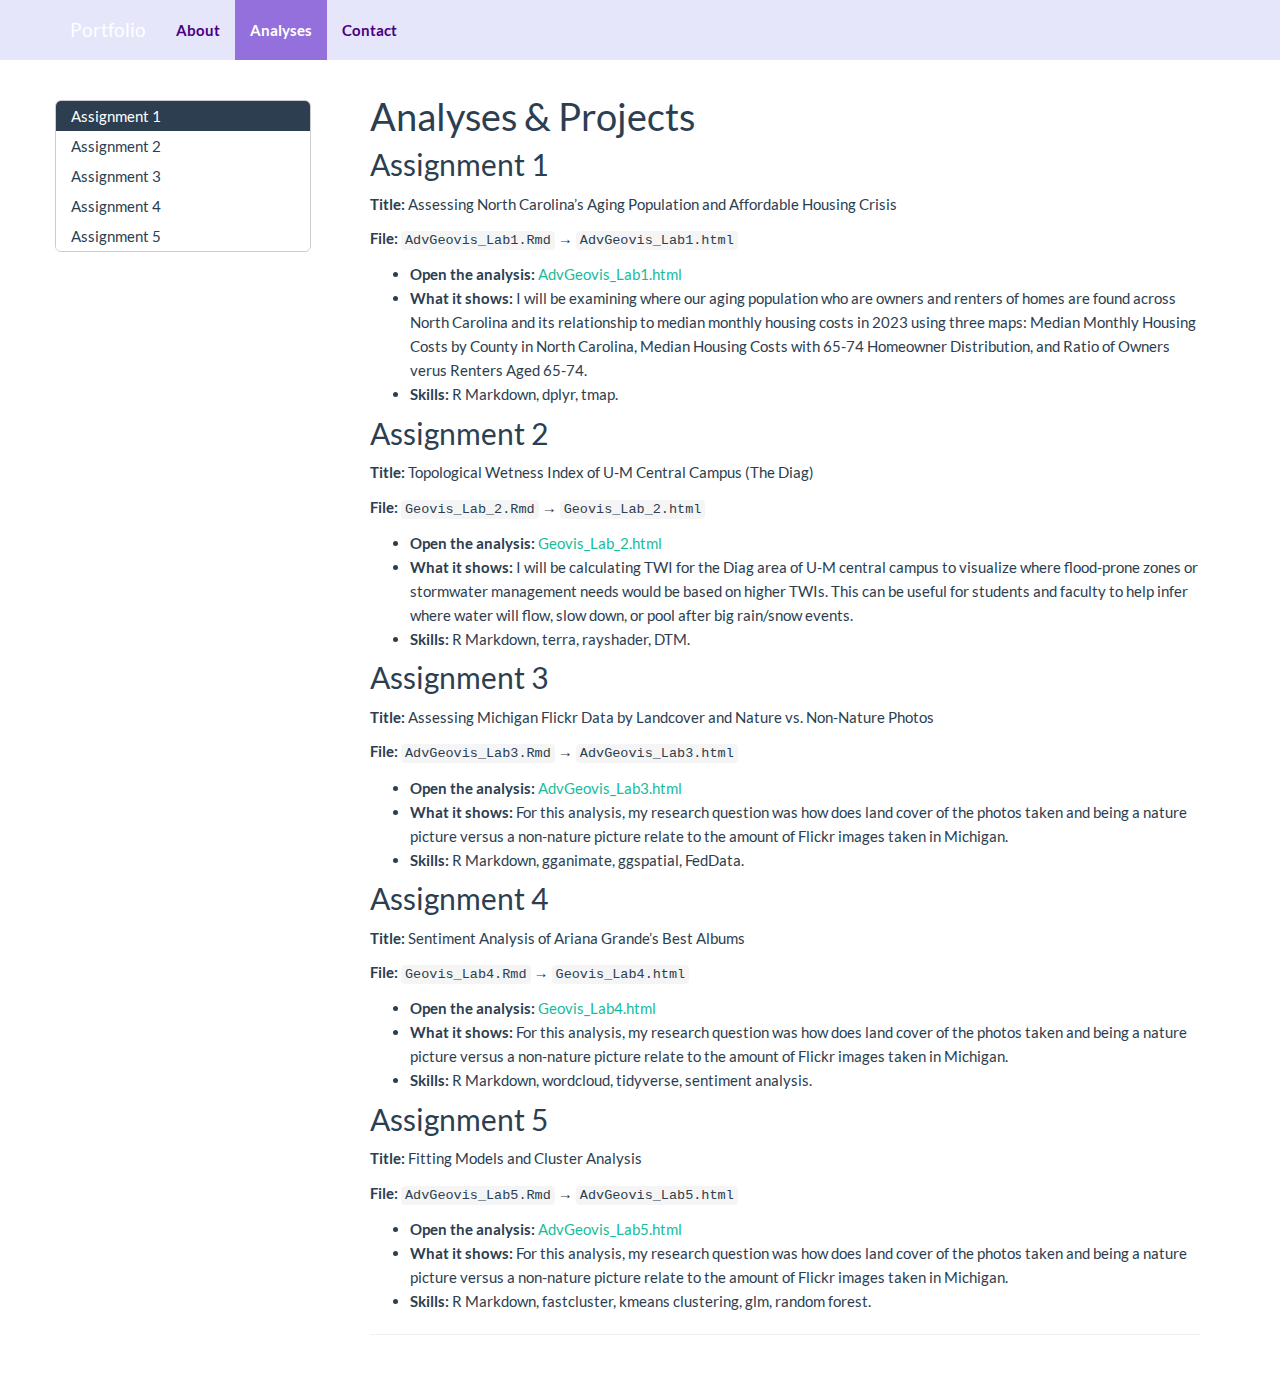
<file: docs/analyses.html>
<!DOCTYPE html>

<html>

<head>

<meta charset="utf-8" />
<meta name="generator" content="pandoc" />
<meta http-equiv="X-UA-Compatible" content="IE=EDGE" />




<title>Analyses &amp; Projects</title>

<script src="site_libs/header-attrs-2.28/header-attrs.js"></script>
<script src="site_libs/jquery-3.6.0/jquery-3.6.0.min.js"></script>
<meta name="viewport" content="width=device-width, initial-scale=1" />
<link href="site_libs/bootstrap-3.3.5/css/flatly.min.css" rel="stylesheet" />
<script src="site_libs/bootstrap-3.3.5/js/bootstrap.min.js"></script>
<script src="site_libs/bootstrap-3.3.5/shim/html5shiv.min.js"></script>
<script src="site_libs/bootstrap-3.3.5/shim/respond.min.js"></script>
<style>h1 {font-size: 34px;}
       h1.title {font-size: 38px;}
       h2 {font-size: 30px;}
       h3 {font-size: 24px;}
       h4 {font-size: 18px;}
       h5 {font-size: 16px;}
       h6 {font-size: 12px;}
       code {color: inherit; background-color: rgba(0, 0, 0, 0.04);}
       pre:not([class]) { background-color: white }</style>
<script src="site_libs/jqueryui-1.13.2/jquery-ui.min.js"></script>
<link href="site_libs/tocify-1.9.1/jquery.tocify.css" rel="stylesheet" />
<script src="site_libs/tocify-1.9.1/jquery.tocify.js"></script>
<script src="site_libs/navigation-1.1/tabsets.js"></script>
<link href="site_libs/highlightjs-9.12.0/default.css" rel="stylesheet" />
<script src="site_libs/highlightjs-9.12.0/highlight.js"></script>

<style type="text/css">
  code{white-space: pre-wrap;}
  span.smallcaps{font-variant: small-caps;}
  span.underline{text-decoration: underline;}
  div.column{display: inline-block; vertical-align: top; width: 50%;}
  div.hanging-indent{margin-left: 1.5em; text-indent: -1.5em;}
  ul.task-list{list-style: none;}
    </style>

<style type="text/css">code{white-space: pre;}</style>
<script type="text/javascript">
if (window.hljs) {
  hljs.configure({languages: []});
  hljs.initHighlightingOnLoad();
  if (document.readyState && document.readyState === "complete") {
    window.setTimeout(function() { hljs.initHighlighting(); }, 0);
  }
}
</script>






<link rel="stylesheet" href="styles.css" type="text/css" />



<style type = "text/css">
.main-container {
  max-width: 940px;
  margin-left: auto;
  margin-right: auto;
}
img {
  max-width:100%;
}
.tabbed-pane {
  padding-top: 12px;
}
.html-widget {
  margin-bottom: 20px;
}
button.code-folding-btn:focus {
  outline: none;
}
summary {
  display: list-item;
}
details > summary > p:only-child {
  display: inline;
}
pre code {
  padding: 0;
}
</style>


<style type="text/css">
.dropdown-submenu {
  position: relative;
}
.dropdown-submenu>.dropdown-menu {
  top: 0;
  left: 100%;
  margin-top: -6px;
  margin-left: -1px;
  border-radius: 0 6px 6px 6px;
}
.dropdown-submenu:hover>.dropdown-menu {
  display: block;
}
.dropdown-submenu>a:after {
  display: block;
  content: " ";
  float: right;
  width: 0;
  height: 0;
  border-color: transparent;
  border-style: solid;
  border-width: 5px 0 5px 5px;
  border-left-color: #cccccc;
  margin-top: 5px;
  margin-right: -10px;
}
.dropdown-submenu:hover>a:after {
  border-left-color: #adb5bd;
}
.dropdown-submenu.pull-left {
  float: none;
}
.dropdown-submenu.pull-left>.dropdown-menu {
  left: -100%;
  margin-left: 10px;
  border-radius: 6px 0 6px 6px;
}
</style>

<script type="text/javascript">
// manage active state of menu based on current page
$(document).ready(function () {
  // active menu anchor
  href = window.location.pathname
  href = href.substr(href.lastIndexOf('/') + 1)
  if (href === "")
    href = "index.html";
  var menuAnchor = $('a[href="' + href + '"]');

  // mark the anchor link active (and if it's in a dropdown, also mark that active)
  var dropdown = menuAnchor.closest('li.dropdown');
  if (window.bootstrap) { // Bootstrap 4+
    menuAnchor.addClass('active');
    dropdown.find('> .dropdown-toggle').addClass('active');
  } else { // Bootstrap 3
    menuAnchor.parent().addClass('active');
    dropdown.addClass('active');
  }

  // Navbar adjustments
  var navHeight = $(".navbar").first().height() + 15;
  var style = document.createElement('style');
  var pt = "padding-top: " + navHeight + "px; ";
  var mt = "margin-top: -" + navHeight + "px; ";
  var css = "";
  // offset scroll position for anchor links (for fixed navbar)
  for (var i = 1; i <= 6; i++) {
    css += ".section h" + i + "{ " + pt + mt + "}\n";
  }
  style.innerHTML = "body {" + pt + "padding-bottom: 40px; }\n" + css;
  document.head.appendChild(style);
});
</script>

<!-- tabsets -->

<style type="text/css">
.tabset-dropdown > .nav-tabs {
  display: inline-table;
  max-height: 500px;
  min-height: 44px;
  overflow-y: auto;
  border: 1px solid #ddd;
  border-radius: 4px;
}

.tabset-dropdown > .nav-tabs > li.active:before, .tabset-dropdown > .nav-tabs.nav-tabs-open:before {
  content: "\e259";
  font-family: 'Glyphicons Halflings';
  display: inline-block;
  padding: 10px;
  border-right: 1px solid #ddd;
}

.tabset-dropdown > .nav-tabs.nav-tabs-open > li.active:before {
  content: "\e258";
  font-family: 'Glyphicons Halflings';
  border: none;
}

.tabset-dropdown > .nav-tabs > li.active {
  display: block;
}

.tabset-dropdown > .nav-tabs > li > a,
.tabset-dropdown > .nav-tabs > li > a:focus,
.tabset-dropdown > .nav-tabs > li > a:hover {
  border: none;
  display: inline-block;
  border-radius: 4px;
  background-color: transparent;
}

.tabset-dropdown > .nav-tabs.nav-tabs-open > li {
  display: block;
  float: none;
}

.tabset-dropdown > .nav-tabs > li {
  display: none;
}
</style>

<!-- code folding -->



<style type="text/css">

#TOC {
  margin: 25px 0px 20px 0px;
}
@media (max-width: 768px) {
#TOC {
  position: relative;
  width: 100%;
}
}

@media print {
.toc-content {
  /* see https://github.com/w3c/csswg-drafts/issues/4434 */
  float: right;
}
}

.toc-content {
  padding-left: 30px;
  padding-right: 40px;
}

div.main-container {
  max-width: 1200px;
}

div.tocify {
  width: 20%;
  max-width: 260px;
  max-height: 85%;
}

@media (min-width: 768px) and (max-width: 991px) {
  div.tocify {
    width: 25%;
  }
}

@media (max-width: 767px) {
  div.tocify {
    width: 100%;
    max-width: none;
  }
}

.tocify ul, .tocify li {
  line-height: 20px;
}

.tocify-subheader .tocify-item {
  font-size: 0.90em;
}

.tocify .list-group-item {
  border-radius: 0px;
}


</style>



</head>

<body>


<div class="container-fluid main-container">


<!-- setup 3col/9col grid for toc_float and main content  -->
<div class="row">
<div class="col-xs-12 col-sm-4 col-md-3">
<div id="TOC" class="tocify">
</div>
</div>

<div class="toc-content col-xs-12 col-sm-8 col-md-9">




<div class="navbar navbar-default  navbar-fixed-top" role="navigation">
  <div class="container">
    <div class="navbar-header">
      <button type="button" class="navbar-toggle collapsed" data-toggle="collapse" data-bs-toggle="collapse" data-target="#navbar" data-bs-target="#navbar">
        <span class="icon-bar"></span>
        <span class="icon-bar"></span>
        <span class="icon-bar"></span>
      </button>
      <a class="navbar-brand" href="index.html">Portfolio</a>
    </div>
    <div id="navbar" class="navbar-collapse collapse">
      <ul class="nav navbar-nav">
        <li>
  <a href="index.html">About</a>
</li>
<li>
  <a href="analyses.html">Analyses</a>
</li>
<li>
  <a href="contact.html">Contact</a>
</li>
      </ul>
      <ul class="nav navbar-nav navbar-right">
        
      </ul>
    </div><!--/.nav-collapse -->
  </div><!--/.container -->
</div><!--/.navbar -->

<div id="header">



<h1 class="title toc-ignore">Analyses &amp; Projects</h1>

</div>


<div id="assignment-1" class="section level2">
<h2>Assignment 1</h2>
<p><strong>Title:</strong> Assessing North Carolina’s Aging Population
and Affordable Housing Crisis</p>
<p><strong>File:</strong> <code>AdvGeovis_Lab1.Rmd</code> →
<code>AdvGeovis_Lab1.html</code></p>
<ul>
<li><strong>Open the analysis:</strong> <a
href="AdvGeovis_Lab1.html">AdvGeovis_Lab1.html</a></li>
<li><strong>What it shows:</strong> I will be examining where our aging
population who are owners and renters of homes are found across North
Carolina and its relationship to median monthly housing costs in 2023
using three maps: Median Monthly Housing Costs by County in North
Carolina, Median Housing Costs with 65-74 Homeowner Distribution, and
Ratio of Owners verus Renters Aged 65-74.</li>
<li><strong>Skills:</strong> R Markdown, dplyr, tmap.</li>
</ul>
</div>
<div id="assignment-2" class="section level2">
<h2>Assignment 2</h2>
<p><strong>Title:</strong> Topological Wetness Index of U-M Central
Campus (The Diag)</p>
<p><strong>File:</strong> <code>Geovis_Lab_2.Rmd</code> →
<code>Geovis_Lab_2.html</code></p>
<ul>
<li><strong>Open the analysis:</strong> <a
href="Geovis_Lab_2.html">Geovis_Lab_2.html</a></li>
<li><strong>What it shows:</strong> I will be calculating TWI for the
Diag area of U-M central campus to visualize where flood-prone zones or
stormwater management needs would be based on higher TWIs. This can be
useful for students and faculty to help infer where water will flow,
slow down, or pool after big rain/snow events.</li>
<li><strong>Skills:</strong> R Markdown, terra, rayshader, DTM.</li>
</ul>
</div>
<div id="assignment-3" class="section level2">
<h2>Assignment 3</h2>
<p><strong>Title:</strong> Assessing Michigan Flickr Data by Landcover
and Nature vs. Non-Nature Photos</p>
<p><strong>File:</strong> <code>AdvGeovis_Lab3.Rmd</code> →
<code>AdvGeovis_Lab3.html</code></p>
<ul>
<li><strong>Open the analysis:</strong> <a
href="AdvGeovis_Lab3.html">AdvGeovis_Lab3.html</a></li>
<li><strong>What it shows:</strong> For this analysis, my research
question was how does land cover of the photos taken and being a nature
picture versus a non-nature picture relate to the amount of Flickr
images taken in Michigan.</li>
<li><strong>Skills:</strong> R Markdown, gganimate, ggspatial,
FedData.</li>
</ul>
</div>
<div id="assignment-4" class="section level2">
<h2>Assignment 4</h2>
<p><strong>Title:</strong> Sentiment Analysis of Ariana Grande’s Best
Albums</p>
<p><strong>File:</strong> <code>Geovis_Lab4.Rmd</code> →
<code>Geovis_Lab4.html</code></p>
<ul>
<li><strong>Open the analysis:</strong> <a
href="Geovis_Lab4.html">Geovis_Lab4.html</a></li>
<li><strong>What it shows:</strong> For this analysis, my research
question was how does land cover of the photos taken and being a nature
picture versus a non-nature picture relate to the amount of Flickr
images taken in Michigan.</li>
<li><strong>Skills:</strong> R Markdown, wordcloud, tidyverse, sentiment
analysis.</li>
</ul>
</div>
<div id="assignment-5" class="section level2">
<h2>Assignment 5</h2>
<p><strong>Title:</strong> Fitting Models and Cluster Analysis</p>
<p><strong>File:</strong> <code>AdvGeovis_Lab5.Rmd</code> →
<code>AdvGeovis_Lab5.html</code></p>
<ul>
<li><strong>Open the analysis:</strong> <a
href="AdvGeovis_Lab5.html">AdvGeovis_Lab5.html</a></li>
<li><strong>What it shows:</strong> For this analysis, my research
question was how does land cover of the photos taken and being a nature
picture versus a non-nature picture relate to the amount of Flickr
images taken in Michigan.</li>
<li><strong>Skills:</strong> R Markdown, fastcluster, kmeans clustering,
glm, random forest.</li>
</ul>
<hr />
<!--## Add more analyses

1. Copy `template-analysis.Rmd` to a new filename (e.g., `my-analysis.Rmd`).  
2. Knit to generate `my-analysis.html`.  
3. Add a bullet/link here:

- _Example placeholder_: [my-analysis.html](my-analysis.html) — short description.-->
</div>



</div>
</div>

</div>

<script>

// add bootstrap table styles to pandoc tables
function bootstrapStylePandocTables() {
  $('tr.odd').parent('tbody').parent('table').addClass('table table-condensed');
}
$(document).ready(function () {
  bootstrapStylePandocTables();
});


</script>

<!-- tabsets -->

<script>
$(document).ready(function () {
  window.buildTabsets("TOC");
});

$(document).ready(function () {
  $('.tabset-dropdown > .nav-tabs > li').click(function () {
    $(this).parent().toggleClass('nav-tabs-open');
  });
});
</script>

<!-- code folding -->

<script>
$(document).ready(function ()  {

    // temporarily add toc-ignore selector to headers for the consistency with Pandoc
    $('.unlisted.unnumbered').addClass('toc-ignore')

    // move toc-ignore selectors from section div to header
    $('div.section.toc-ignore')
        .removeClass('toc-ignore')
        .children('h1,h2,h3,h4,h5').addClass('toc-ignore');

    // establish options
    var options = {
      selectors: "h1,h2",
      theme: "bootstrap3",
      context: '.toc-content',
      hashGenerator: function (text) {
        return text.replace(/[.\\/?&!#<>]/g, '').replace(/\s/g, '_');
      },
      ignoreSelector: ".toc-ignore",
      scrollTo: 0
    };
    options.showAndHide = true;
    options.smoothScroll = true;

    // tocify
    var toc = $("#TOC").tocify(options).data("toc-tocify");
});
</script>

<!-- dynamically load mathjax for compatibility with self-contained -->
<script>
  (function () {
    var script = document.createElement("script");
    script.type = "text/javascript";
    script.src  = "https://mathjax.rstudio.com/latest/MathJax.js?config=TeX-AMS-MML_HTMLorMML";
    document.getElementsByTagName("head")[0].appendChild(script);
  })();
</script>

</body>
</html>
</file>
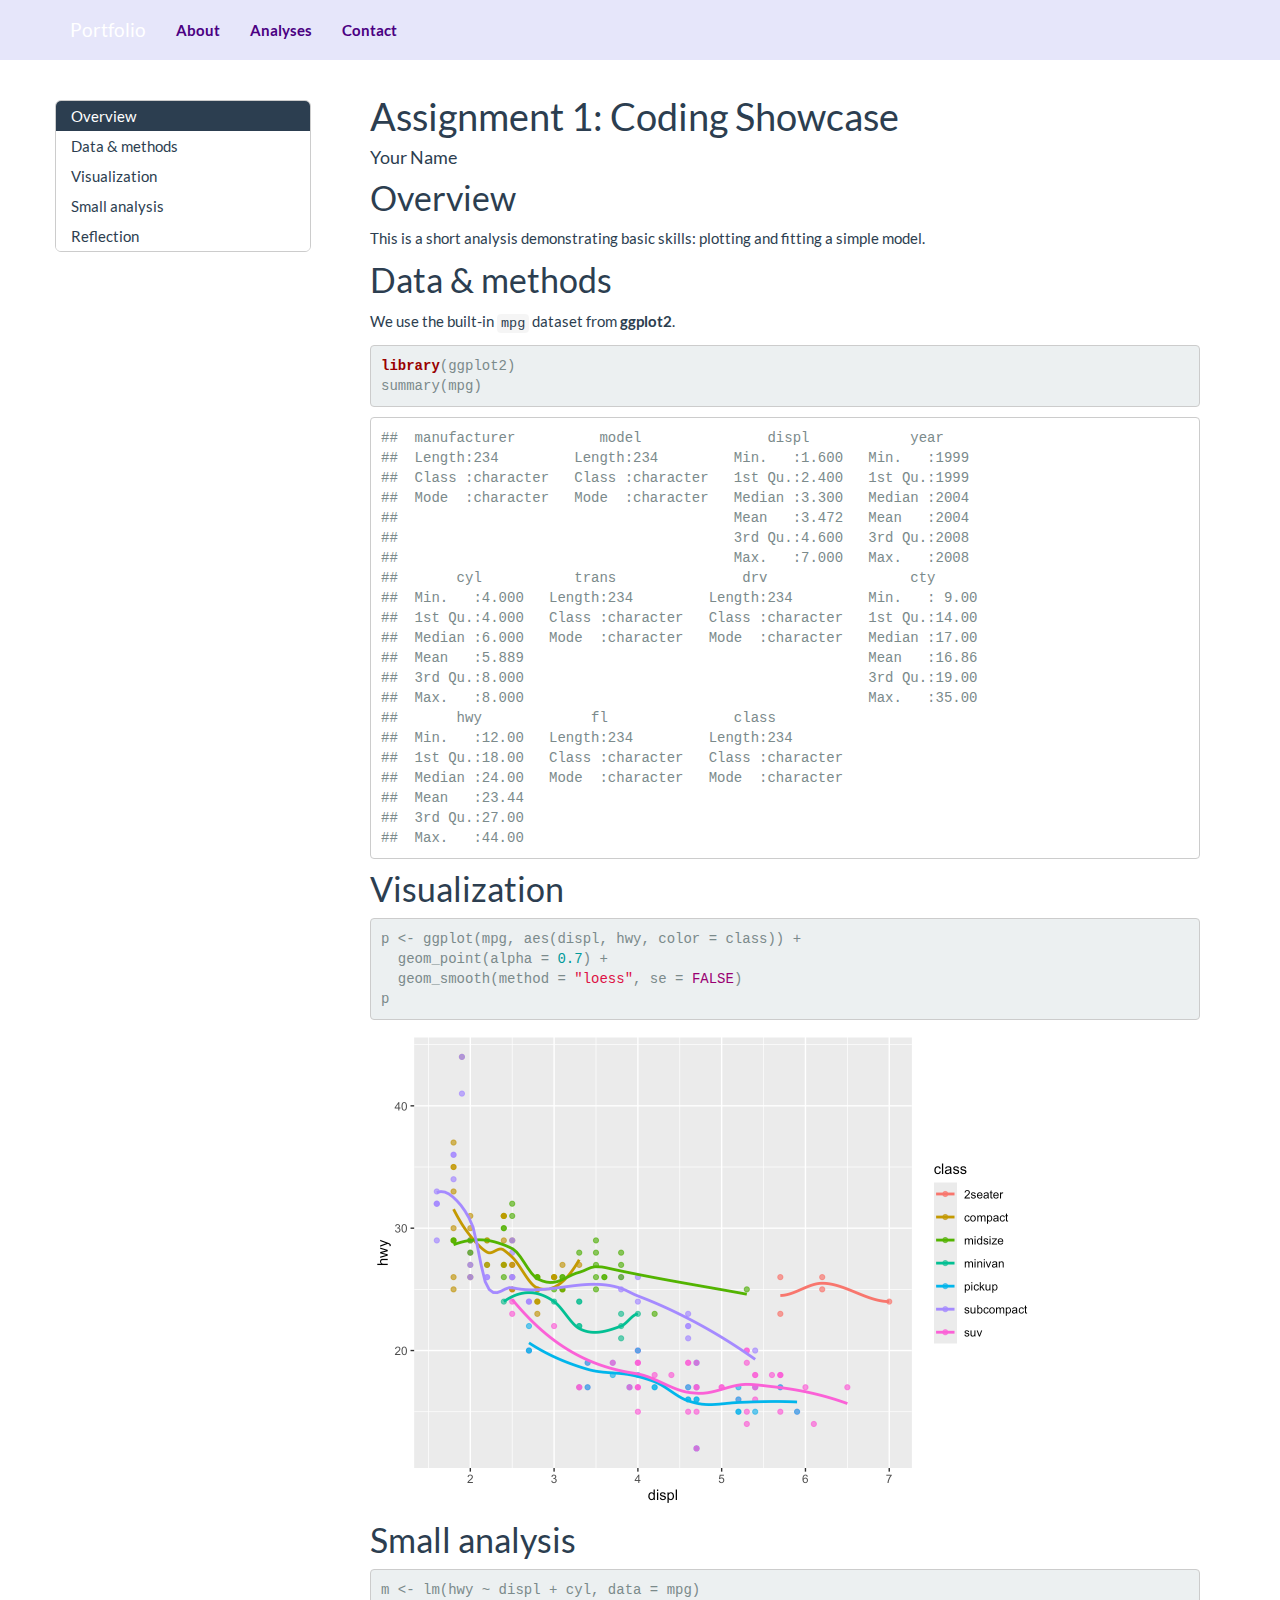
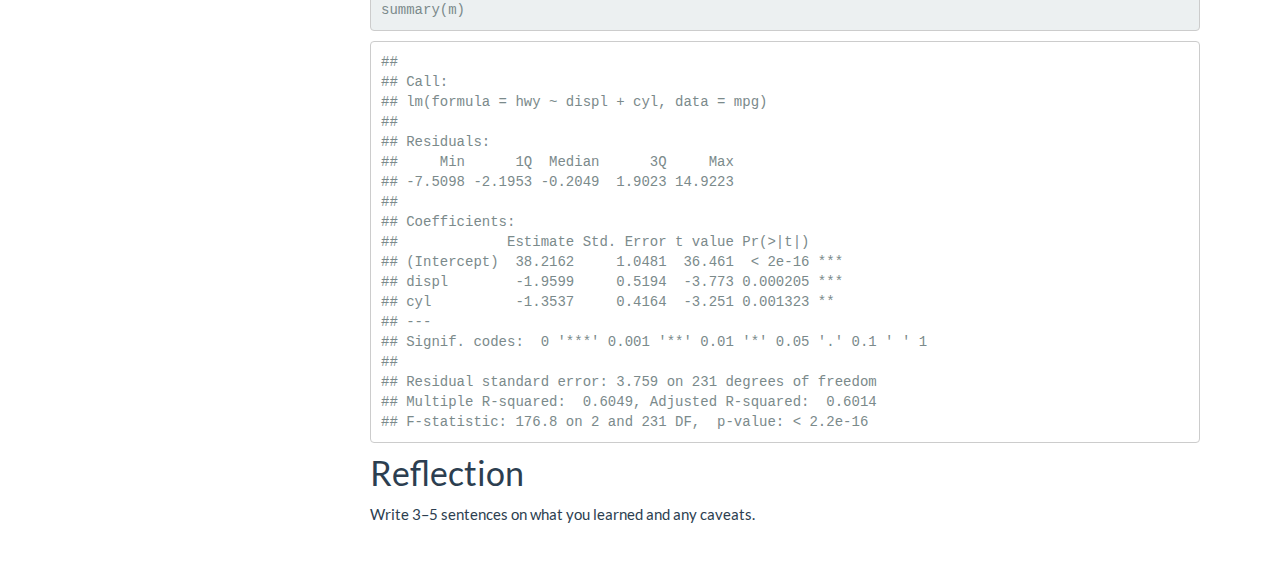
<file: docs/assignment-1.html>
<!DOCTYPE html>

<html>

<head>

<meta charset="utf-8" />
<meta name="generator" content="pandoc" />
<meta http-equiv="X-UA-Compatible" content="IE=EDGE" />


<meta name="author" content="Your Name" />


<title>Assignment 1: Coding Showcase</title>

<script src="site_libs/header-attrs-2.28/header-attrs.js"></script>
<script src="site_libs/jquery-3.6.0/jquery-3.6.0.min.js"></script>
<meta name="viewport" content="width=device-width, initial-scale=1" />
<link href="site_libs/bootstrap-3.3.5/css/flatly.min.css" rel="stylesheet" />
<script src="site_libs/bootstrap-3.3.5/js/bootstrap.min.js"></script>
<script src="site_libs/bootstrap-3.3.5/shim/html5shiv.min.js"></script>
<script src="site_libs/bootstrap-3.3.5/shim/respond.min.js"></script>
<style>h1 {font-size: 34px;}
       h1.title {font-size: 38px;}
       h2 {font-size: 30px;}
       h3 {font-size: 24px;}
       h4 {font-size: 18px;}
       h5 {font-size: 16px;}
       h6 {font-size: 12px;}
       code {color: inherit; background-color: rgba(0, 0, 0, 0.04);}
       pre:not([class]) { background-color: white }</style>
<script src="site_libs/jqueryui-1.13.2/jquery-ui.min.js"></script>
<link href="site_libs/tocify-1.9.1/jquery.tocify.css" rel="stylesheet" />
<script src="site_libs/tocify-1.9.1/jquery.tocify.js"></script>
<script src="site_libs/navigation-1.1/tabsets.js"></script>
<link href="site_libs/highlightjs-9.12.0/default.css" rel="stylesheet" />
<script src="site_libs/highlightjs-9.12.0/highlight.js"></script>

<style type="text/css">
  code{white-space: pre-wrap;}
  span.smallcaps{font-variant: small-caps;}
  span.underline{text-decoration: underline;}
  div.column{display: inline-block; vertical-align: top; width: 50%;}
  div.hanging-indent{margin-left: 1.5em; text-indent: -1.5em;}
  ul.task-list{list-style: none;}
    </style>

<style type="text/css">code{white-space: pre;}</style>
<script type="text/javascript">
if (window.hljs) {
  hljs.configure({languages: []});
  hljs.initHighlightingOnLoad();
  if (document.readyState && document.readyState === "complete") {
    window.setTimeout(function() { hljs.initHighlighting(); }, 0);
  }
}
</script>






<link rel="stylesheet" href="styles.css" type="text/css" />



<style type = "text/css">
.main-container {
  max-width: 940px;
  margin-left: auto;
  margin-right: auto;
}
img {
  max-width:100%;
}
.tabbed-pane {
  padding-top: 12px;
}
.html-widget {
  margin-bottom: 20px;
}
button.code-folding-btn:focus {
  outline: none;
}
summary {
  display: list-item;
}
details > summary > p:only-child {
  display: inline;
}
pre code {
  padding: 0;
}
</style>


<style type="text/css">
.dropdown-submenu {
  position: relative;
}
.dropdown-submenu>.dropdown-menu {
  top: 0;
  left: 100%;
  margin-top: -6px;
  margin-left: -1px;
  border-radius: 0 6px 6px 6px;
}
.dropdown-submenu:hover>.dropdown-menu {
  display: block;
}
.dropdown-submenu>a:after {
  display: block;
  content: " ";
  float: right;
  width: 0;
  height: 0;
  border-color: transparent;
  border-style: solid;
  border-width: 5px 0 5px 5px;
  border-left-color: #cccccc;
  margin-top: 5px;
  margin-right: -10px;
}
.dropdown-submenu:hover>a:after {
  border-left-color: #adb5bd;
}
.dropdown-submenu.pull-left {
  float: none;
}
.dropdown-submenu.pull-left>.dropdown-menu {
  left: -100%;
  margin-left: 10px;
  border-radius: 6px 0 6px 6px;
}
</style>

<script type="text/javascript">
// manage active state of menu based on current page
$(document).ready(function () {
  // active menu anchor
  href = window.location.pathname
  href = href.substr(href.lastIndexOf('/') + 1)
  if (href === "")
    href = "index.html";
  var menuAnchor = $('a[href="' + href + '"]');

  // mark the anchor link active (and if it's in a dropdown, also mark that active)
  var dropdown = menuAnchor.closest('li.dropdown');
  if (window.bootstrap) { // Bootstrap 4+
    menuAnchor.addClass('active');
    dropdown.find('> .dropdown-toggle').addClass('active');
  } else { // Bootstrap 3
    menuAnchor.parent().addClass('active');
    dropdown.addClass('active');
  }

  // Navbar adjustments
  var navHeight = $(".navbar").first().height() + 15;
  var style = document.createElement('style');
  var pt = "padding-top: " + navHeight + "px; ";
  var mt = "margin-top: -" + navHeight + "px; ";
  var css = "";
  // offset scroll position for anchor links (for fixed navbar)
  for (var i = 1; i <= 6; i++) {
    css += ".section h" + i + "{ " + pt + mt + "}\n";
  }
  style.innerHTML = "body {" + pt + "padding-bottom: 40px; }\n" + css;
  document.head.appendChild(style);
});
</script>

<!-- tabsets -->

<style type="text/css">
.tabset-dropdown > .nav-tabs {
  display: inline-table;
  max-height: 500px;
  min-height: 44px;
  overflow-y: auto;
  border: 1px solid #ddd;
  border-radius: 4px;
}

.tabset-dropdown > .nav-tabs > li.active:before, .tabset-dropdown > .nav-tabs.nav-tabs-open:before {
  content: "\e259";
  font-family: 'Glyphicons Halflings';
  display: inline-block;
  padding: 10px;
  border-right: 1px solid #ddd;
}

.tabset-dropdown > .nav-tabs.nav-tabs-open > li.active:before {
  content: "\e258";
  font-family: 'Glyphicons Halflings';
  border: none;
}

.tabset-dropdown > .nav-tabs > li.active {
  display: block;
}

.tabset-dropdown > .nav-tabs > li > a,
.tabset-dropdown > .nav-tabs > li > a:focus,
.tabset-dropdown > .nav-tabs > li > a:hover {
  border: none;
  display: inline-block;
  border-radius: 4px;
  background-color: transparent;
}

.tabset-dropdown > .nav-tabs.nav-tabs-open > li {
  display: block;
  float: none;
}

.tabset-dropdown > .nav-tabs > li {
  display: none;
}
</style>

<!-- code folding -->



<style type="text/css">

#TOC {
  margin: 25px 0px 20px 0px;
}
@media (max-width: 768px) {
#TOC {
  position: relative;
  width: 100%;
}
}

@media print {
.toc-content {
  /* see https://github.com/w3c/csswg-drafts/issues/4434 */
  float: right;
}
}

.toc-content {
  padding-left: 30px;
  padding-right: 40px;
}

div.main-container {
  max-width: 1200px;
}

div.tocify {
  width: 20%;
  max-width: 260px;
  max-height: 85%;
}

@media (min-width: 768px) and (max-width: 991px) {
  div.tocify {
    width: 25%;
  }
}

@media (max-width: 767px) {
  div.tocify {
    width: 100%;
    max-width: none;
  }
}

.tocify ul, .tocify li {
  line-height: 20px;
}

.tocify-subheader .tocify-item {
  font-size: 0.90em;
}

.tocify .list-group-item {
  border-radius: 0px;
}


</style>



</head>

<body>


<div class="container-fluid main-container">


<!-- setup 3col/9col grid for toc_float and main content  -->
<div class="row">
<div class="col-xs-12 col-sm-4 col-md-3">
<div id="TOC" class="tocify">
</div>
</div>

<div class="toc-content col-xs-12 col-sm-8 col-md-9">




<div class="navbar navbar-default  navbar-fixed-top" role="navigation">
  <div class="container">
    <div class="navbar-header">
      <button type="button" class="navbar-toggle collapsed" data-toggle="collapse" data-bs-toggle="collapse" data-target="#navbar" data-bs-target="#navbar">
        <span class="icon-bar"></span>
        <span class="icon-bar"></span>
        <span class="icon-bar"></span>
      </button>
      <a class="navbar-brand" href="index.html">Portfolio</a>
    </div>
    <div id="navbar" class="navbar-collapse collapse">
      <ul class="nav navbar-nav">
        <li>
  <a href="index.html">About</a>
</li>
<li>
  <a href="analyses.html">Analyses</a>
</li>
<li>
  <a href="contact.html">Contact</a>
</li>
      </ul>
      <ul class="nav navbar-nav navbar-right">
        
      </ul>
    </div><!--/.nav-collapse -->
  </div><!--/.container -->
</div><!--/.navbar -->

<div id="header">



<h1 class="title toc-ignore">Assignment 1: Coding Showcase</h1>
<h4 class="author">Your Name</h4>

</div>


<div id="overview" class="section level1">
<h1>Overview</h1>
<p>This is a short analysis demonstrating basic skills: plotting and
fitting a simple model.</p>
</div>
<div id="data-methods" class="section level1">
<h1>Data &amp; methods</h1>
<p>We use the built-in <code>mpg</code> dataset from
<strong>ggplot2</strong>.</p>
<pre class="r"><code>library(ggplot2)
summary(mpg)</code></pre>
<pre><code>##  manufacturer          model               displ            year     
##  Length:234         Length:234         Min.   :1.600   Min.   :1999  
##  Class :character   Class :character   1st Qu.:2.400   1st Qu.:1999  
##  Mode  :character   Mode  :character   Median :3.300   Median :2004  
##                                        Mean   :3.472   Mean   :2004  
##                                        3rd Qu.:4.600   3rd Qu.:2008  
##                                        Max.   :7.000   Max.   :2008  
##       cyl           trans               drv                 cty       
##  Min.   :4.000   Length:234         Length:234         Min.   : 9.00  
##  1st Qu.:4.000   Class :character   Class :character   1st Qu.:14.00  
##  Median :6.000   Mode  :character   Mode  :character   Median :17.00  
##  Mean   :5.889                                         Mean   :16.86  
##  3rd Qu.:8.000                                         3rd Qu.:19.00  
##  Max.   :8.000                                         Max.   :35.00  
##       hwy             fl               class          
##  Min.   :12.00   Length:234         Length:234        
##  1st Qu.:18.00   Class :character   Class :character  
##  Median :24.00   Mode  :character   Mode  :character  
##  Mean   :23.44                                        
##  3rd Qu.:27.00                                        
##  Max.   :44.00</code></pre>
</div>
<div id="visualization" class="section level1">
<h1>Visualization</h1>
<pre class="r"><code>p &lt;- ggplot(mpg, aes(displ, hwy, color = class)) +
  geom_point(alpha = 0.7) +
  geom_smooth(method = &quot;loess&quot;, se = FALSE)
p</code></pre>
<p><img src="assignment-1_files/figure-html/unnamed-chunk-2-1.png" width="672" /></p>
</div>
<div id="small-analysis" class="section level1">
<h1>Small analysis</h1>
<pre class="r"><code>m &lt;- lm(hwy ~ displ + cyl, data = mpg)
summary(m)</code></pre>
<pre><code>## 
## Call:
## lm(formula = hwy ~ displ + cyl, data = mpg)
## 
## Residuals:
##     Min      1Q  Median      3Q     Max 
## -7.5098 -2.1953 -0.2049  1.9023 14.9223 
## 
## Coefficients:
##             Estimate Std. Error t value Pr(&gt;|t|)    
## (Intercept)  38.2162     1.0481  36.461  &lt; 2e-16 ***
## displ        -1.9599     0.5194  -3.773 0.000205 ***
## cyl          -1.3537     0.4164  -3.251 0.001323 ** 
## ---
## Signif. codes:  0 &#39;***&#39; 0.001 &#39;**&#39; 0.01 &#39;*&#39; 0.05 &#39;.&#39; 0.1 &#39; &#39; 1
## 
## Residual standard error: 3.759 on 231 degrees of freedom
## Multiple R-squared:  0.6049, Adjusted R-squared:  0.6014 
## F-statistic: 176.8 on 2 and 231 DF,  p-value: &lt; 2.2e-16</code></pre>
</div>
<div id="reflection" class="section level1">
<h1>Reflection</h1>
<p>Write 3–5 sentences on what you learned and any caveats.</p>
</div>



</div>
</div>

</div>

<script>

// add bootstrap table styles to pandoc tables
function bootstrapStylePandocTables() {
  $('tr.odd').parent('tbody').parent('table').addClass('table table-condensed');
}
$(document).ready(function () {
  bootstrapStylePandocTables();
});


</script>

<!-- tabsets -->

<script>
$(document).ready(function () {
  window.buildTabsets("TOC");
});

$(document).ready(function () {
  $('.tabset-dropdown > .nav-tabs > li').click(function () {
    $(this).parent().toggleClass('nav-tabs-open');
  });
});
</script>

<!-- code folding -->

<script>
$(document).ready(function ()  {

    // temporarily add toc-ignore selector to headers for the consistency with Pandoc
    $('.unlisted.unnumbered').addClass('toc-ignore')

    // move toc-ignore selectors from section div to header
    $('div.section.toc-ignore')
        .removeClass('toc-ignore')
        .children('h1,h2,h3,h4,h5').addClass('toc-ignore');

    // establish options
    var options = {
      selectors: "h1,h2",
      theme: "bootstrap3",
      context: '.toc-content',
      hashGenerator: function (text) {
        return text.replace(/[.\\/?&!#<>]/g, '').replace(/\s/g, '_');
      },
      ignoreSelector: ".toc-ignore",
      scrollTo: 0
    };
    options.showAndHide = true;
    options.smoothScroll = true;

    // tocify
    var toc = $("#TOC").tocify(options).data("toc-tocify");
});
</script>

<!-- dynamically load mathjax for compatibility with self-contained -->
<script>
  (function () {
    var script = document.createElement("script");
    script.type = "text/javascript";
    script.src  = "https://mathjax.rstudio.com/latest/MathJax.js?config=TeX-AMS-MML_HTMLorMML";
    document.getElementsByTagName("head")[0].appendChild(script);
  })();
</script>

</body>
</html>
</file>
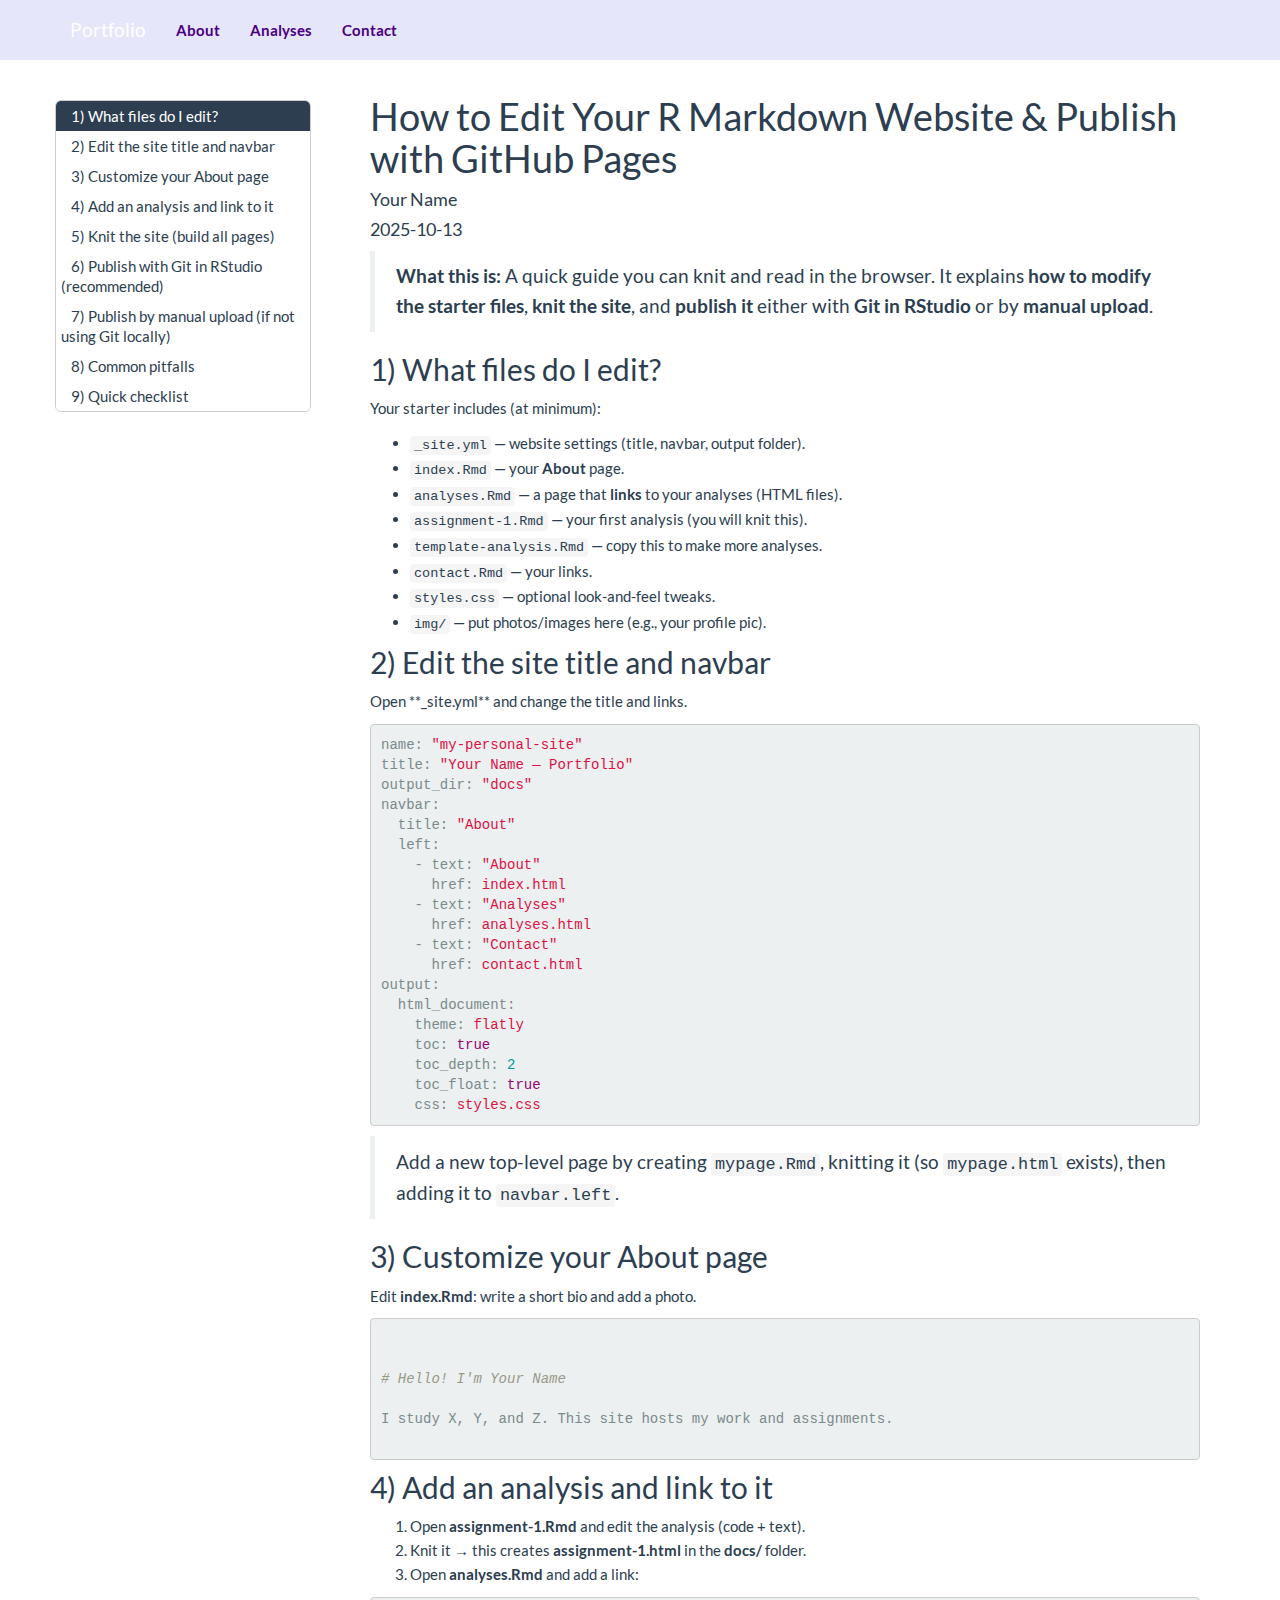
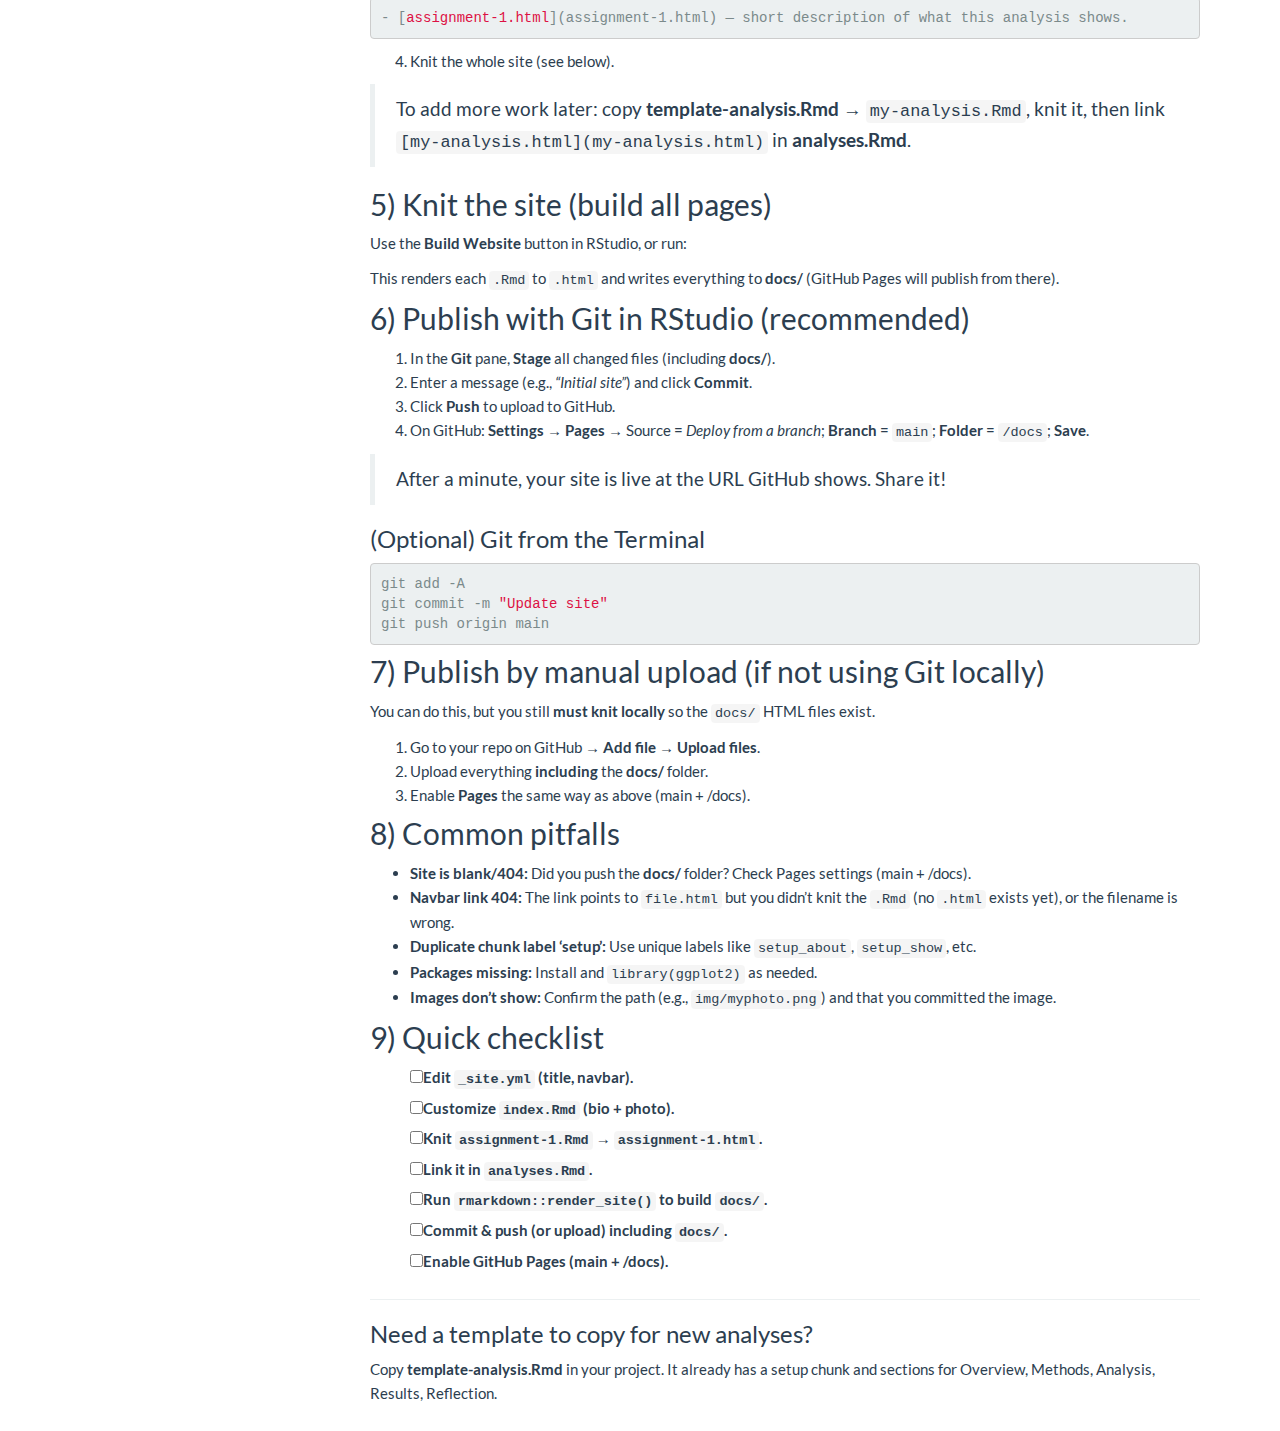
<file: docs/student_howto_publish_site.html>
<!DOCTYPE html>

<html>

<head>

<meta charset="utf-8" />
<meta name="generator" content="pandoc" />
<meta http-equiv="X-UA-Compatible" content="IE=EDGE" />


<meta name="author" content="Your Name" />

<meta name="date" content="2025-10-13" />

<title>How to Edit Your R Markdown Website &amp; Publish with GitHub Pages</title>

<script src="site_libs/header-attrs-2.28/header-attrs.js"></script>
<script src="site_libs/jquery-3.6.0/jquery-3.6.0.min.js"></script>
<meta name="viewport" content="width=device-width, initial-scale=1" />
<link href="site_libs/bootstrap-3.3.5/css/flatly.min.css" rel="stylesheet" />
<script src="site_libs/bootstrap-3.3.5/js/bootstrap.min.js"></script>
<script src="site_libs/bootstrap-3.3.5/shim/html5shiv.min.js"></script>
<script src="site_libs/bootstrap-3.3.5/shim/respond.min.js"></script>
<style>h1 {font-size: 34px;}
       h1.title {font-size: 38px;}
       h2 {font-size: 30px;}
       h3 {font-size: 24px;}
       h4 {font-size: 18px;}
       h5 {font-size: 16px;}
       h6 {font-size: 12px;}
       code {color: inherit; background-color: rgba(0, 0, 0, 0.04);}
       pre:not([class]) { background-color: white }</style>
<script src="site_libs/jqueryui-1.13.2/jquery-ui.min.js"></script>
<link href="site_libs/tocify-1.9.1/jquery.tocify.css" rel="stylesheet" />
<script src="site_libs/tocify-1.9.1/jquery.tocify.js"></script>
<script src="site_libs/navigation-1.1/tabsets.js"></script>
<link href="site_libs/highlightjs-9.12.0/default.css" rel="stylesheet" />
<script src="site_libs/highlightjs-9.12.0/highlight.js"></script>

<style type="text/css">
  code{white-space: pre-wrap;}
  span.smallcaps{font-variant: small-caps;}
  span.underline{text-decoration: underline;}
  div.column{display: inline-block; vertical-align: top; width: 50%;}
  div.hanging-indent{margin-left: 1.5em; text-indent: -1.5em;}
  ul.task-list{list-style: none;}
    </style>

<style type="text/css">code{white-space: pre;}</style>
<script type="text/javascript">
if (window.hljs) {
  hljs.configure({languages: []});
  hljs.initHighlightingOnLoad();
  if (document.readyState && document.readyState === "complete") {
    window.setTimeout(function() { hljs.initHighlighting(); }, 0);
  }
}
</script>






<link rel="stylesheet" href="styles.css" type="text/css" />



<style type = "text/css">
.main-container {
  max-width: 940px;
  margin-left: auto;
  margin-right: auto;
}
img {
  max-width:100%;
}
.tabbed-pane {
  padding-top: 12px;
}
.html-widget {
  margin-bottom: 20px;
}
button.code-folding-btn:focus {
  outline: none;
}
summary {
  display: list-item;
}
details > summary > p:only-child {
  display: inline;
}
pre code {
  padding: 0;
}
</style>


<style type="text/css">
.dropdown-submenu {
  position: relative;
}
.dropdown-submenu>.dropdown-menu {
  top: 0;
  left: 100%;
  margin-top: -6px;
  margin-left: -1px;
  border-radius: 0 6px 6px 6px;
}
.dropdown-submenu:hover>.dropdown-menu {
  display: block;
}
.dropdown-submenu>a:after {
  display: block;
  content: " ";
  float: right;
  width: 0;
  height: 0;
  border-color: transparent;
  border-style: solid;
  border-width: 5px 0 5px 5px;
  border-left-color: #cccccc;
  margin-top: 5px;
  margin-right: -10px;
}
.dropdown-submenu:hover>a:after {
  border-left-color: #adb5bd;
}
.dropdown-submenu.pull-left {
  float: none;
}
.dropdown-submenu.pull-left>.dropdown-menu {
  left: -100%;
  margin-left: 10px;
  border-radius: 6px 0 6px 6px;
}
</style>

<script type="text/javascript">
// manage active state of menu based on current page
$(document).ready(function () {
  // active menu anchor
  href = window.location.pathname
  href = href.substr(href.lastIndexOf('/') + 1)
  if (href === "")
    href = "index.html";
  var menuAnchor = $('a[href="' + href + '"]');

  // mark the anchor link active (and if it's in a dropdown, also mark that active)
  var dropdown = menuAnchor.closest('li.dropdown');
  if (window.bootstrap) { // Bootstrap 4+
    menuAnchor.addClass('active');
    dropdown.find('> .dropdown-toggle').addClass('active');
  } else { // Bootstrap 3
    menuAnchor.parent().addClass('active');
    dropdown.addClass('active');
  }

  // Navbar adjustments
  var navHeight = $(".navbar").first().height() + 15;
  var style = document.createElement('style');
  var pt = "padding-top: " + navHeight + "px; ";
  var mt = "margin-top: -" + navHeight + "px; ";
  var css = "";
  // offset scroll position for anchor links (for fixed navbar)
  for (var i = 1; i <= 6; i++) {
    css += ".section h" + i + "{ " + pt + mt + "}\n";
  }
  style.innerHTML = "body {" + pt + "padding-bottom: 40px; }\n" + css;
  document.head.appendChild(style);
});
</script>

<!-- tabsets -->

<style type="text/css">
.tabset-dropdown > .nav-tabs {
  display: inline-table;
  max-height: 500px;
  min-height: 44px;
  overflow-y: auto;
  border: 1px solid #ddd;
  border-radius: 4px;
}

.tabset-dropdown > .nav-tabs > li.active:before, .tabset-dropdown > .nav-tabs.nav-tabs-open:before {
  content: "\e259";
  font-family: 'Glyphicons Halflings';
  display: inline-block;
  padding: 10px;
  border-right: 1px solid #ddd;
}

.tabset-dropdown > .nav-tabs.nav-tabs-open > li.active:before {
  content: "\e258";
  font-family: 'Glyphicons Halflings';
  border: none;
}

.tabset-dropdown > .nav-tabs > li.active {
  display: block;
}

.tabset-dropdown > .nav-tabs > li > a,
.tabset-dropdown > .nav-tabs > li > a:focus,
.tabset-dropdown > .nav-tabs > li > a:hover {
  border: none;
  display: inline-block;
  border-radius: 4px;
  background-color: transparent;
}

.tabset-dropdown > .nav-tabs.nav-tabs-open > li {
  display: block;
  float: none;
}

.tabset-dropdown > .nav-tabs > li {
  display: none;
}
</style>

<!-- code folding -->



<style type="text/css">

#TOC {
  margin: 25px 0px 20px 0px;
}
@media (max-width: 768px) {
#TOC {
  position: relative;
  width: 100%;
}
}

@media print {
.toc-content {
  /* see https://github.com/w3c/csswg-drafts/issues/4434 */
  float: right;
}
}

.toc-content {
  padding-left: 30px;
  padding-right: 40px;
}

div.main-container {
  max-width: 1200px;
}

div.tocify {
  width: 20%;
  max-width: 260px;
  max-height: 85%;
}

@media (min-width: 768px) and (max-width: 991px) {
  div.tocify {
    width: 25%;
  }
}

@media (max-width: 767px) {
  div.tocify {
    width: 100%;
    max-width: none;
  }
}

.tocify ul, .tocify li {
  line-height: 20px;
}

.tocify-subheader .tocify-item {
  font-size: 0.90em;
}

.tocify .list-group-item {
  border-radius: 0px;
}


</style>



</head>

<body>


<div class="container-fluid main-container">


<!-- setup 3col/9col grid for toc_float and main content  -->
<div class="row">
<div class="col-xs-12 col-sm-4 col-md-3">
<div id="TOC" class="tocify">
</div>
</div>

<div class="toc-content col-xs-12 col-sm-8 col-md-9">




<div class="navbar navbar-default  navbar-fixed-top" role="navigation">
  <div class="container">
    <div class="navbar-header">
      <button type="button" class="navbar-toggle collapsed" data-toggle="collapse" data-bs-toggle="collapse" data-target="#navbar" data-bs-target="#navbar">
        <span class="icon-bar"></span>
        <span class="icon-bar"></span>
        <span class="icon-bar"></span>
      </button>
      <a class="navbar-brand" href="index.html">Portfolio</a>
    </div>
    <div id="navbar" class="navbar-collapse collapse">
      <ul class="nav navbar-nav">
        <li>
  <a href="index.html">About</a>
</li>
<li>
  <a href="analyses.html">Analyses</a>
</li>
<li>
  <a href="contact.html">Contact</a>
</li>
      </ul>
      <ul class="nav navbar-nav navbar-right">
        
      </ul>
    </div><!--/.nav-collapse -->
  </div><!--/.container -->
</div><!--/.navbar -->

<div id="header">



<h1 class="title toc-ignore">How to Edit Your R Markdown Website &amp;
Publish with GitHub Pages</h1>
<h4 class="author">Your Name</h4>
<h4 class="date">2025-10-13</h4>

</div>


<blockquote>
<p><strong>What this is:</strong> A quick guide you can knit and read in
the browser. It explains <strong>how to modify the starter
files</strong>, <strong>knit the site</strong>, and <strong>publish
it</strong> either with <strong>Git in RStudio</strong> or by
<strong>manual upload</strong>.</p>
</blockquote>
<div id="what-files-do-i-edit" class="section level2">
<h2>1) What files do I edit?</h2>
<p>Your starter includes (at minimum):</p>
<ul>
<li><code>_site.yml</code> — website settings (title, navbar, output
folder).</li>
<li><code>index.Rmd</code> — your <strong>About</strong> page.</li>
<li><code>analyses.Rmd</code> — a page that <strong>links</strong> to
your analyses (HTML files).</li>
<li><code>assignment-1.Rmd</code> — your first analysis (you will knit
this).</li>
<li><code>template-analysis.Rmd</code> — copy this to make more
analyses.</li>
<li><code>contact.Rmd</code> — your links.</li>
<li><code>styles.css</code> — optional look-and-feel tweaks.</li>
<li><code>img/</code> — put photos/images here (e.g., your profile
pic).</li>
</ul>
</div>
<div id="edit-the-site-title-and-navbar" class="section level2">
<h2>2) Edit the site title and navbar</h2>
<p>Open **_site.yml** and change the title and links.</p>
<pre class="yaml"><code>name: &quot;my-personal-site&quot;
title: &quot;Your Name — Portfolio&quot;
output_dir: &quot;docs&quot;
navbar:
  title: &quot;About&quot;
  left:
    - text: &quot;About&quot;
      href: index.html
    - text: &quot;Analyses&quot;
      href: analyses.html
    - text: &quot;Contact&quot;
      href: contact.html
output:
  html_document:
    theme: flatly
    toc: true
    toc_depth: 2
    toc_float: true
    css: styles.css</code></pre>
<blockquote>
<p>Add a new top-level page by creating <code>mypage.Rmd</code>,
knitting it (so <code>mypage.html</code> exists), then adding it to
<code>navbar.left</code>.</p>
</blockquote>
</div>
<div id="customize-your-about-page" class="section level2">
<h2>3) Customize your About page</h2>
<p>Edit <strong>index.Rmd</strong>: write a short bio and add a
photo.</p>
<pre class="r"><code>

# Hello! I&#39;m Your Name

I study X, Y, and Z. This site hosts my work and assignments.

</code></pre>
</div>
<div id="add-an-analysis-and-link-to-it" class="section level2">
<h2>4) Add an analysis and link to it</h2>
<ol style="list-style-type: decimal">
<li>Open <strong>assignment-1.Rmd</strong> and edit the analysis (code +
text).</li>
<li>Knit it → this creates <strong>assignment-1.html</strong> in the
<strong>docs/</strong> folder.</li>
<li>Open <strong>analyses.Rmd</strong> and add a link:</li>
</ol>
<pre class="markdown"><code>- [assignment-1.html](assignment-1.html) — short description of what this analysis shows.</code></pre>
<ol start="4" style="list-style-type: decimal">
<li>Knit the whole site (see below).</li>
</ol>
<blockquote>
<p>To add more work later: copy <strong>template-analysis.Rmd</strong> →
<code>my-analysis.Rmd</code>, knit it, then link
<code>[my-analysis.html](my-analysis.html)</code> in
<strong>analyses.Rmd</strong>.</p>
</blockquote>
</div>
<div id="knit-the-site-build-all-pages" class="section level2">
<h2>5) Knit the site (build all pages)</h2>
<p>Use the <strong>Build Website</strong> button in RStudio, or run:</p>
<p>This renders each <code>.Rmd</code> to <code>.html</code> and writes
everything to <strong>docs/</strong> (GitHub Pages will publish from
there).</p>
</div>
<div id="publish-with-git-in-rstudio-recommended"
class="section level2">
<h2>6) Publish with Git in RStudio (recommended)</h2>
<ol style="list-style-type: decimal">
<li>In the <strong>Git</strong> pane, <strong>Stage</strong> all changed
files (including <strong>docs/</strong>).</li>
<li>Enter a message (e.g., <em>“Initial site”</em>) and click
<strong>Commit</strong>.</li>
<li>Click <strong>Push</strong> to upload to GitHub.</li>
<li>On GitHub: <strong>Settings → Pages →</strong> Source = <em>Deploy
from a branch</em>; <strong>Branch</strong> = <code>main</code>;
<strong>Folder</strong> = <code>/docs</code>;
<strong>Save</strong>.</li>
</ol>
<blockquote>
<p>After a minute, your site is live at the URL GitHub shows. Share
it!</p>
</blockquote>
<div id="optional-git-from-the-terminal" class="section level3">
<h3>(Optional) Git from the Terminal</h3>
<pre class="bash"><code>git add -A
git commit -m &quot;Update site&quot;
git push origin main</code></pre>
</div>
</div>
<div id="publish-by-manual-upload-if-not-using-git-locally"
class="section level2">
<h2>7) Publish by manual upload (if not using Git locally)</h2>
<p>You can do this, but you still <strong>must knit locally</strong> so
the <code>docs/</code> HTML files exist.</p>
<ol style="list-style-type: decimal">
<li>Go to your repo on GitHub → <strong>Add file → Upload
files</strong>.</li>
<li>Upload everything <strong>including</strong> the
<strong>docs/</strong> folder.</li>
<li>Enable <strong>Pages</strong> the same way as above (main +
/docs).</li>
</ol>
</div>
<div id="common-pitfalls" class="section level2">
<h2>8) Common pitfalls</h2>
<ul>
<li><strong>Site is blank/404:</strong> Did you push the
<strong>docs/</strong> folder? Check Pages settings (main + /docs).</li>
<li><strong>Navbar link 404:</strong> The link points to
<code>file.html</code> but you didn’t knit the <code>.Rmd</code> (no
<code>.html</code> exists yet), or the filename is wrong.</li>
<li><strong>Duplicate chunk label ‘setup’:</strong> Use unique labels
like <code>setup_about</code>, <code>setup_show</code>, etc.</li>
<li><strong>Packages missing:</strong> Install and
<code>library(ggplot2)</code> as needed.</li>
<li><strong>Images don’t show:</strong> Confirm the path (e.g.,
<code>img/myphoto.png</code>) and that you committed the image.</li>
</ul>
</div>
<div id="quick-checklist" class="section level2">
<h2>9) Quick checklist</h2>
<ul class="task-list">
<li><label><input type="checkbox" />Edit <code>_site.yml</code> (title,
navbar).<br />
</label></li>
<li><label><input type="checkbox" />Customize <code>index.Rmd</code>
(bio + photo).<br />
</label></li>
<li><label><input type="checkbox" />Knit <code>assignment-1.Rmd</code> →
<code>assignment-1.html</code>.<br />
</label></li>
<li><label><input type="checkbox" />Link it in
<code>analyses.Rmd</code>.<br />
</label></li>
<li><label><input type="checkbox" />Run
<code>rmarkdown::render_site()</code> to build <code>docs/</code>.<br />
</label></li>
<li><label><input type="checkbox" />Commit &amp; push (or upload)
<strong>including <code>docs/</code></strong>.<br />
</label></li>
<li><label><input type="checkbox" />Enable GitHub Pages (main +
/docs).</label></li>
</ul>
<hr />
<div id="need-a-template-to-copy-for-new-analyses"
class="section level3">
<h3>Need a template to copy for new analyses?</h3>
<p>Copy <strong>template-analysis.Rmd</strong> in your project. It
already has a setup chunk and sections for Overview, Methods, Analysis,
Results, Reflection.</p>
</div>
</div>



</div>
</div>

</div>

<script>

// add bootstrap table styles to pandoc tables
function bootstrapStylePandocTables() {
  $('tr.odd').parent('tbody').parent('table').addClass('table table-condensed');
}
$(document).ready(function () {
  bootstrapStylePandocTables();
});


</script>

<!-- tabsets -->

<script>
$(document).ready(function () {
  window.buildTabsets("TOC");
});

$(document).ready(function () {
  $('.tabset-dropdown > .nav-tabs > li').click(function () {
    $(this).parent().toggleClass('nav-tabs-open');
  });
});
</script>

<!-- code folding -->

<script>
$(document).ready(function ()  {

    // temporarily add toc-ignore selector to headers for the consistency with Pandoc
    $('.unlisted.unnumbered').addClass('toc-ignore')

    // move toc-ignore selectors from section div to header
    $('div.section.toc-ignore')
        .removeClass('toc-ignore')
        .children('h1,h2,h3,h4,h5').addClass('toc-ignore');

    // establish options
    var options = {
      selectors: "h1,h2,h3",
      theme: "bootstrap3",
      context: '.toc-content',
      hashGenerator: function (text) {
        return text.replace(/[.\\/?&!#<>]/g, '').replace(/\s/g, '_');
      },
      ignoreSelector: ".toc-ignore",
      scrollTo: 0
    };
    options.showAndHide = true;
    options.smoothScroll = true;

    // tocify
    var toc = $("#TOC").tocify(options).data("toc-tocify");
});
</script>

<!-- dynamically load mathjax for compatibility with self-contained -->
<script>
  (function () {
    var script = document.createElement("script");
    script.type = "text/javascript";
    script.src  = "https://mathjax.rstudio.com/latest/MathJax.js?config=TeX-AMS-MML_HTMLorMML";
    document.getElementsByTagName("head")[0].appendChild(script);
  })();
</script>

</body>
</html>
</file>
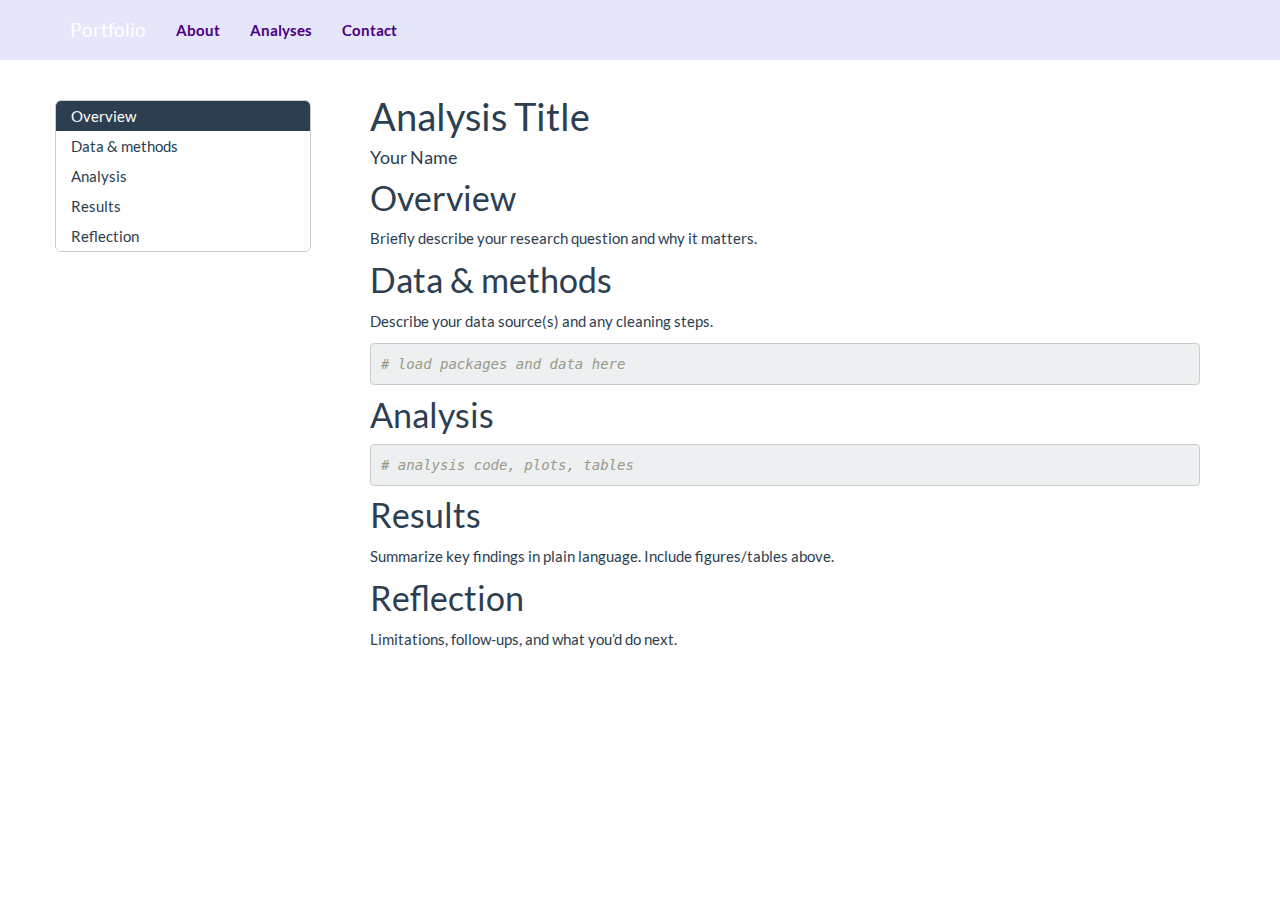
<file: docs/template-analysis.html>
<!DOCTYPE html>

<html>

<head>

<meta charset="utf-8" />
<meta name="generator" content="pandoc" />
<meta http-equiv="X-UA-Compatible" content="IE=EDGE" />


<meta name="author" content="Your Name" />


<title>Analysis Title</title>

<script src="site_libs/header-attrs-2.28/header-attrs.js"></script>
<script src="site_libs/jquery-3.6.0/jquery-3.6.0.min.js"></script>
<meta name="viewport" content="width=device-width, initial-scale=1" />
<link href="site_libs/bootstrap-3.3.5/css/flatly.min.css" rel="stylesheet" />
<script src="site_libs/bootstrap-3.3.5/js/bootstrap.min.js"></script>
<script src="site_libs/bootstrap-3.3.5/shim/html5shiv.min.js"></script>
<script src="site_libs/bootstrap-3.3.5/shim/respond.min.js"></script>
<style>h1 {font-size: 34px;}
       h1.title {font-size: 38px;}
       h2 {font-size: 30px;}
       h3 {font-size: 24px;}
       h4 {font-size: 18px;}
       h5 {font-size: 16px;}
       h6 {font-size: 12px;}
       code {color: inherit; background-color: rgba(0, 0, 0, 0.04);}
       pre:not([class]) { background-color: white }</style>
<script src="site_libs/jqueryui-1.13.2/jquery-ui.min.js"></script>
<link href="site_libs/tocify-1.9.1/jquery.tocify.css" rel="stylesheet" />
<script src="site_libs/tocify-1.9.1/jquery.tocify.js"></script>
<script src="site_libs/navigation-1.1/tabsets.js"></script>
<link href="site_libs/highlightjs-9.12.0/default.css" rel="stylesheet" />
<script src="site_libs/highlightjs-9.12.0/highlight.js"></script>

<style type="text/css">
  code{white-space: pre-wrap;}
  span.smallcaps{font-variant: small-caps;}
  span.underline{text-decoration: underline;}
  div.column{display: inline-block; vertical-align: top; width: 50%;}
  div.hanging-indent{margin-left: 1.5em; text-indent: -1.5em;}
  ul.task-list{list-style: none;}
    </style>

<style type="text/css">code{white-space: pre;}</style>
<script type="text/javascript">
if (window.hljs) {
  hljs.configure({languages: []});
  hljs.initHighlightingOnLoad();
  if (document.readyState && document.readyState === "complete") {
    window.setTimeout(function() { hljs.initHighlighting(); }, 0);
  }
}
</script>






<link rel="stylesheet" href="styles.css" type="text/css" />



<style type = "text/css">
.main-container {
  max-width: 940px;
  margin-left: auto;
  margin-right: auto;
}
img {
  max-width:100%;
}
.tabbed-pane {
  padding-top: 12px;
}
.html-widget {
  margin-bottom: 20px;
}
button.code-folding-btn:focus {
  outline: none;
}
summary {
  display: list-item;
}
details > summary > p:only-child {
  display: inline;
}
pre code {
  padding: 0;
}
</style>


<style type="text/css">
.dropdown-submenu {
  position: relative;
}
.dropdown-submenu>.dropdown-menu {
  top: 0;
  left: 100%;
  margin-top: -6px;
  margin-left: -1px;
  border-radius: 0 6px 6px 6px;
}
.dropdown-submenu:hover>.dropdown-menu {
  display: block;
}
.dropdown-submenu>a:after {
  display: block;
  content: " ";
  float: right;
  width: 0;
  height: 0;
  border-color: transparent;
  border-style: solid;
  border-width: 5px 0 5px 5px;
  border-left-color: #cccccc;
  margin-top: 5px;
  margin-right: -10px;
}
.dropdown-submenu:hover>a:after {
  border-left-color: #adb5bd;
}
.dropdown-submenu.pull-left {
  float: none;
}
.dropdown-submenu.pull-left>.dropdown-menu {
  left: -100%;
  margin-left: 10px;
  border-radius: 6px 0 6px 6px;
}
</style>

<script type="text/javascript">
// manage active state of menu based on current page
$(document).ready(function () {
  // active menu anchor
  href = window.location.pathname
  href = href.substr(href.lastIndexOf('/') + 1)
  if (href === "")
    href = "index.html";
  var menuAnchor = $('a[href="' + href + '"]');

  // mark the anchor link active (and if it's in a dropdown, also mark that active)
  var dropdown = menuAnchor.closest('li.dropdown');
  if (window.bootstrap) { // Bootstrap 4+
    menuAnchor.addClass('active');
    dropdown.find('> .dropdown-toggle').addClass('active');
  } else { // Bootstrap 3
    menuAnchor.parent().addClass('active');
    dropdown.addClass('active');
  }

  // Navbar adjustments
  var navHeight = $(".navbar").first().height() + 15;
  var style = document.createElement('style');
  var pt = "padding-top: " + navHeight + "px; ";
  var mt = "margin-top: -" + navHeight + "px; ";
  var css = "";
  // offset scroll position for anchor links (for fixed navbar)
  for (var i = 1; i <= 6; i++) {
    css += ".section h" + i + "{ " + pt + mt + "}\n";
  }
  style.innerHTML = "body {" + pt + "padding-bottom: 40px; }\n" + css;
  document.head.appendChild(style);
});
</script>

<!-- tabsets -->

<style type="text/css">
.tabset-dropdown > .nav-tabs {
  display: inline-table;
  max-height: 500px;
  min-height: 44px;
  overflow-y: auto;
  border: 1px solid #ddd;
  border-radius: 4px;
}

.tabset-dropdown > .nav-tabs > li.active:before, .tabset-dropdown > .nav-tabs.nav-tabs-open:before {
  content: "\e259";
  font-family: 'Glyphicons Halflings';
  display: inline-block;
  padding: 10px;
  border-right: 1px solid #ddd;
}

.tabset-dropdown > .nav-tabs.nav-tabs-open > li.active:before {
  content: "\e258";
  font-family: 'Glyphicons Halflings';
  border: none;
}

.tabset-dropdown > .nav-tabs > li.active {
  display: block;
}

.tabset-dropdown > .nav-tabs > li > a,
.tabset-dropdown > .nav-tabs > li > a:focus,
.tabset-dropdown > .nav-tabs > li > a:hover {
  border: none;
  display: inline-block;
  border-radius: 4px;
  background-color: transparent;
}

.tabset-dropdown > .nav-tabs.nav-tabs-open > li {
  display: block;
  float: none;
}

.tabset-dropdown > .nav-tabs > li {
  display: none;
}
</style>

<!-- code folding -->



<style type="text/css">

#TOC {
  margin: 25px 0px 20px 0px;
}
@media (max-width: 768px) {
#TOC {
  position: relative;
  width: 100%;
}
}

@media print {
.toc-content {
  /* see https://github.com/w3c/csswg-drafts/issues/4434 */
  float: right;
}
}

.toc-content {
  padding-left: 30px;
  padding-right: 40px;
}

div.main-container {
  max-width: 1200px;
}

div.tocify {
  width: 20%;
  max-width: 260px;
  max-height: 85%;
}

@media (min-width: 768px) and (max-width: 991px) {
  div.tocify {
    width: 25%;
  }
}

@media (max-width: 767px) {
  div.tocify {
    width: 100%;
    max-width: none;
  }
}

.tocify ul, .tocify li {
  line-height: 20px;
}

.tocify-subheader .tocify-item {
  font-size: 0.90em;
}

.tocify .list-group-item {
  border-radius: 0px;
}


</style>



</head>

<body>


<div class="container-fluid main-container">


<!-- setup 3col/9col grid for toc_float and main content  -->
<div class="row">
<div class="col-xs-12 col-sm-4 col-md-3">
<div id="TOC" class="tocify">
</div>
</div>

<div class="toc-content col-xs-12 col-sm-8 col-md-9">




<div class="navbar navbar-default  navbar-fixed-top" role="navigation">
  <div class="container">
    <div class="navbar-header">
      <button type="button" class="navbar-toggle collapsed" data-toggle="collapse" data-bs-toggle="collapse" data-target="#navbar" data-bs-target="#navbar">
        <span class="icon-bar"></span>
        <span class="icon-bar"></span>
        <span class="icon-bar"></span>
      </button>
      <a class="navbar-brand" href="index.html">Portfolio</a>
    </div>
    <div id="navbar" class="navbar-collapse collapse">
      <ul class="nav navbar-nav">
        <li>
  <a href="index.html">About</a>
</li>
<li>
  <a href="analyses.html">Analyses</a>
</li>
<li>
  <a href="contact.html">Contact</a>
</li>
      </ul>
      <ul class="nav navbar-nav navbar-right">
        
      </ul>
    </div><!--/.nav-collapse -->
  </div><!--/.container -->
</div><!--/.navbar -->

<div id="header">



<h1 class="title toc-ignore">Analysis Title</h1>
<h4 class="author">Your Name</h4>

</div>


<div id="overview" class="section level1">
<h1>Overview</h1>
<p>Briefly describe your research question and why it matters.</p>
</div>
<div id="data-methods" class="section level1">
<h1>Data &amp; methods</h1>
<p>Describe your data source(s) and any cleaning steps.</p>
<pre class="r"><code># load packages and data here</code></pre>
</div>
<div id="analysis" class="section level1">
<h1>Analysis</h1>
<pre class="r"><code># analysis code, plots, tables</code></pre>
</div>
<div id="results" class="section level1">
<h1>Results</h1>
<p>Summarize key findings in plain language. Include figures/tables
above.</p>
</div>
<div id="reflection" class="section level1">
<h1>Reflection</h1>
<p>Limitations, follow-ups, and what you’d do next.</p>
</div>



</div>
</div>

</div>

<script>

// add bootstrap table styles to pandoc tables
function bootstrapStylePandocTables() {
  $('tr.odd').parent('tbody').parent('table').addClass('table table-condensed');
}
$(document).ready(function () {
  bootstrapStylePandocTables();
});


</script>

<!-- tabsets -->

<script>
$(document).ready(function () {
  window.buildTabsets("TOC");
});

$(document).ready(function () {
  $('.tabset-dropdown > .nav-tabs > li').click(function () {
    $(this).parent().toggleClass('nav-tabs-open');
  });
});
</script>

<!-- code folding -->

<script>
$(document).ready(function ()  {

    // temporarily add toc-ignore selector to headers for the consistency with Pandoc
    $('.unlisted.unnumbered').addClass('toc-ignore')

    // move toc-ignore selectors from section div to header
    $('div.section.toc-ignore')
        .removeClass('toc-ignore')
        .children('h1,h2,h3,h4,h5').addClass('toc-ignore');

    // establish options
    var options = {
      selectors: "h1,h2",
      theme: "bootstrap3",
      context: '.toc-content',
      hashGenerator: function (text) {
        return text.replace(/[.\\/?&!#<>]/g, '').replace(/\s/g, '_');
      },
      ignoreSelector: ".toc-ignore",
      scrollTo: 0
    };
    options.showAndHide = true;
    options.smoothScroll = true;

    // tocify
    var toc = $("#TOC").tocify(options).data("toc-tocify");
});
</script>

<!-- dynamically load mathjax for compatibility with self-contained -->
<script>
  (function () {
    var script = document.createElement("script");
    script.type = "text/javascript";
    script.src  = "https://mathjax.rstudio.com/latest/MathJax.js?config=TeX-AMS-MML_HTMLorMML";
    document.getElementsByTagName("head")[0].appendChild(script);
  })();
</script>

</body>
</html>
</file>
<file: docs/site_libs/highlightjs-9.12.0/default.css>
.hljs-literal {
  color: #990073;
}

.hljs-number {
  color: #099;
}

.hljs-comment {
  color: #998;
  font-style: italic;
}

.hljs-keyword {
  color: #900;
  font-weight: bold;
}

.hljs-string {
  color: #d14;
}
</file>
<file: docs/styles.css>
/* Simple site styles (no gallery) */
body { line-height: 1.6; }
.navbar-nav > li > a { font-weight: 600; }
.navbar {background-color: #E6E6FA !important;}
.navbar-nav > li > a {color: #4B0082 !important;}
.navbar-nav > li > a:hover {
  background-color: #D8BFD8 !important;
  color: white !important;}
.navbar-nav > .active > a {
  background-color: #9370DB !important;
  color: white !important;
}
</file>
<file: docs/site_libs/bootstrap-3.3.5/css/flatly.min.css>
@font-face {
  font-family: 'Lato';
  font-style: normal;
  font-weight: 400;
  src: url(fonts/Lato.ttf) format('truetype');
}
@font-face {
  font-family: 'Lato';
  font-style: normal;
  font-weight: 700;
  src: url(fonts/LatoBold.ttf) format('truetype');
}
@font-face {
  font-family: 'Lato';
  font-style: italic;
  font-weight: 400;
  src: url(fonts/LatoItalic.ttf) format('truetype');
}

/*!
 * bootswatch v3.3.6
 * Homepage: http://bootswatch.com
 * Copyright 2012-2015 Thomas Park
 * Licensed under MIT
 * Based on Bootstrap
*//*!
 * Bootstrap v3.3.6 (http://getbootstrap.com)
 * Copyright 2011-2015 Twitter, Inc.
 * Licensed under MIT (https://github.com/twbs/bootstrap/blob/master/LICENSE)
 *//*! normalize.css v3.0.3 | MIT License | github.com/necolas/normalize.css */html{font-family:sans-serif;-ms-text-size-adjust:100%;-webkit-text-size-adjust:100%}body{margin:0}article,aside,details,figcaption,figure,footer,header,hgroup,main,menu,nav,section,summary{display:block}audio,canvas,progress,video{display:inline-block;vertical-align:baseline}audio:not([controls]){display:none;height:0}[hidden],template{display:none}a{background-color:transparent}a:active,a:hover{outline:0}abbr[title]{border-bottom:1px dotted}b,strong{font-weight:bold}dfn{font-style:italic}h1{font-size:2em;margin:0.67em 0}mark{background:#ff0;color:#000}small{font-size:80%}sub,sup{font-size:75%;line-height:0;position:relative;vertical-align:baseline}sup{top:-0.5em}sub{bottom:-0.25em}img{border:0}svg:not(:root){overflow:hidden}figure{margin:1em 40px}hr{-webkit-box-sizing:content-box;-moz-box-sizing:content-box;box-sizing:content-box;height:0}pre{overflow:auto}code,kbd,pre,samp{font-family:monospace, monospace;font-size:1em}button,input,optgroup,select,textarea{color:inherit;font:inherit;margin:0}button{overflow:visible}button,select{text-transform:none}button,html input[type="button"],input[type="reset"],input[type="submit"]{-webkit-appearance:button;cursor:pointer}button[disabled],html input[disabled]{cursor:default}button::-moz-focus-inner,input::-moz-focus-inner{border:0;padding:0}input{line-height:normal}input[type="checkbox"],input[type="radio"]{-webkit-box-sizing:border-box;-moz-box-sizing:border-box;box-sizing:border-box;padding:0}input[type="number"]::-webkit-inner-spin-button,input[type="number"]::-webkit-outer-spin-button{height:auto}input[type="search"]{-webkit-appearance:textfield;-webkit-box-sizing:content-box;-moz-box-sizing:content-box;box-sizing:content-box}input[type="search"]::-webkit-search-cancel-button,input[type="search"]::-webkit-search-decoration{-webkit-appearance:none}fieldset{border:1px solid #c0c0c0;margin:0 2px;padding:0.35em 0.625em 0.75em}legend{border:0;padding:0}textarea{overflow:auto}optgroup{font-weight:bold}table{border-collapse:collapse;border-spacing:0}td,th{padding:0}/*! Source: https://github.com/h5bp/html5-boilerplate/blob/master/src/css/main.css */@media print{*,*:before,*:after{background:transparent !important;color:#000 !important;-webkit-box-shadow:none !important;box-shadow:none !important;text-shadow:none !important}a,a:visited{text-decoration:underline}a[href]:after{content:" (" attr(href) ")"}abbr[title]:after{content:" (" attr(title) ")"}a[href^="#"]:after,a[href^="javascript:"]:after{content:""}pre,blockquote{border:1px solid #999;page-break-inside:avoid}thead{display:table-header-group}tr,img{page-break-inside:avoid}img{max-width:100% !important}p,h2,h3{orphans:3;widows:3}h2,h3{page-break-after:avoid}.navbar{display:none}.btn>.caret,.dropup>.btn>.caret{border-top-color:#000 !important}.label{border:1px solid #000}.table{border-collapse:collapse !important}.table td,.table th{background-color:#fff !important}.table-bordered th,.table-bordered td{border:1px solid #ddd !important}}@font-face{font-family:'Glyphicons Halflings';src:url('../fonts/glyphicons-halflings-regular.eot');src:url('../fonts/glyphicons-halflings-regular.eot?#iefix') format('embedded-opentype'),url('../fonts/glyphicons-halflings-regular.woff') format('woff'),url('../fonts/glyphicons-halflings-regular.ttf') format('truetype'),url('../fonts/glyphicons-halflings-regular.svg#glyphicons_halflingsregular') format('svg')}.glyphicon{position:relative;top:1px;display:inline-block;font-family:'Glyphicons Halflings';font-style:normal;font-weight:normal;line-height:1;-webkit-font-smoothing:antialiased;-moz-osx-font-smoothing:grayscale}.glyphicon-asterisk:before{content:"\002a"}.glyphicon-plus:before{content:"\002b"}.glyphicon-euro:before,.glyphicon-eur:before{content:"\20ac"}.glyphicon-minus:before{content:"\2212"}.glyphicon-cloud:before{content:"\2601"}.glyphicon-envelope:before{content:"\2709"}.glyphicon-pencil:before{content:"\270f"}.glyphicon-glass:before{content:"\e001"}.glyphicon-music:before{content:"\e002"}.glyphicon-search:before{content:"\e003"}.glyphicon-heart:before{content:"\e005"}.glyphicon-star:before{content:"\e006"}.glyphicon-star-empty:before{content:"\e007"}.glyphicon-user:before{content:"\e008"}.glyphicon-film:before{content:"\e009"}.glyphicon-th-large:before{content:"\e010"}.glyphicon-th:before{content:"\e011"}.glyphicon-th-list:before{content:"\e012"}.glyphicon-ok:before{content:"\e013"}.glyphicon-remove:before{content:"\e014"}.glyphicon-zoom-in:before{content:"\e015"}.glyphicon-zoom-out:before{content:"\e016"}.glyphicon-off:before{content:"\e017"}.glyphicon-signal:before{content:"\e018"}.glyphicon-cog:before{content:"\e019"}.glyphicon-trash:before{content:"\e020"}.glyphicon-home:before{content:"\e021"}.glyphicon-file:before{content:"\e022"}.glyphicon-time:before{content:"\e023"}.glyphicon-road:before{content:"\e024"}.glyphicon-download-alt:before{content:"\e025"}.glyphicon-download:before{content:"\e026"}.glyphicon-upload:before{content:"\e027"}.glyphicon-inbox:before{content:"\e028"}.glyphicon-play-circle:before{content:"\e029"}.glyphicon-repeat:before{content:"\e030"}.glyphicon-refresh:before{content:"\e031"}.glyphicon-list-alt:before{content:"\e032"}.glyphicon-lock:before{content:"\e033"}.glyphicon-flag:before{content:"\e034"}.glyphicon-headphones:before{content:"\e035"}.glyphicon-volume-off:before{content:"\e036"}.glyphicon-volume-down:before{content:"\e037"}.glyphicon-volume-up:before{content:"\e038"}.glyphicon-qrcode:before{content:"\e039"}.glyphicon-barcode:before{content:"\e040"}.glyphicon-tag:before{content:"\e041"}.glyphicon-tags:before{content:"\e042"}.glyphicon-book:before{content:"\e043"}.glyphicon-bookmark:before{content:"\e044"}.glyphicon-print:before{content:"\e045"}.glyphicon-camera:before{content:"\e046"}.glyphicon-font:before{content:"\e047"}.glyphicon-bold:before{content:"\e048"}.glyphicon-italic:before{content:"\e049"}.glyphicon-text-height:before{content:"\e050"}.glyphicon-text-width:before{content:"\e051"}.glyphicon-align-left:before{content:"\e052"}.glyphicon-align-center:before{content:"\e053"}.glyphicon-align-right:before{content:"\e054"}.glyphicon-align-justify:before{content:"\e055"}.glyphicon-list:before{content:"\e056"}.glyphicon-indent-left:before{content:"\e057"}.glyphicon-indent-right:before{content:"\e058"}.glyphicon-facetime-video:before{content:"\e059"}.glyphicon-picture:before{content:"\e060"}.glyphicon-map-marker:before{content:"\e062"}.glyphicon-adjust:before{content:"\e063"}.glyphicon-tint:before{content:"\e064"}.glyphicon-edit:before{content:"\e065"}.glyphicon-share:before{content:"\e066"}.glyphicon-check:before{content:"\e067"}.glyphicon-move:before{content:"\e068"}.glyphicon-step-backward:before{content:"\e069"}.glyphicon-fast-backward:before{content:"\e070"}.glyphicon-backward:before{content:"\e071"}.glyphicon-play:before{content:"\e072"}.glyphicon-pause:before{content:"\e073"}.glyphicon-stop:before{content:"\e074"}.glyphicon-forward:before{content:"\e075"}.glyphicon-fast-forward:before{content:"\e076"}.glyphicon-step-forward:before{content:"\e077"}.glyphicon-eject:before{content:"\e078"}.glyphicon-chevron-left:before{content:"\e079"}.glyphicon-chevron-right:before{content:"\e080"}.glyphicon-plus-sign:before{content:"\e081"}.glyphicon-minus-sign:before{content:"\e082"}.glyphicon-remove-sign:before{content:"\e083"}.glyphicon-ok-sign:before{content:"\e084"}.glyphicon-question-sign:before{content:"\e085"}.glyphicon-info-sign:before{content:"\e086"}.glyphicon-screenshot:before{content:"\e087"}.glyphicon-remove-circle:before{content:"\e088"}.glyphicon-ok-circle:before{content:"\e089"}.glyphicon-ban-circle:before{content:"\e090"}.glyphicon-arrow-left:before{content:"\e091"}.glyphicon-arrow-right:before{content:"\e092"}.glyphicon-arrow-up:before{content:"\e093"}.glyphicon-arrow-down:before{content:"\e094"}.glyphicon-share-alt:before{content:"\e095"}.glyphicon-resize-full:before{content:"\e096"}.glyphicon-resize-small:before{content:"\e097"}.glyphicon-exclamation-sign:before{content:"\e101"}.glyphicon-gift:before{content:"\e102"}.glyphicon-leaf:before{content:"\e103"}.glyphicon-fire:before{content:"\e104"}.glyphicon-eye-open:before{content:"\e105"}.glyphicon-eye-close:before{content:"\e106"}.glyphicon-warning-sign:before{content:"\e107"}.glyphicon-plane:before{content:"\e108"}.glyphicon-calendar:before{content:"\e109"}.glyphicon-random:before{content:"\e110"}.glyphicon-comment:before{content:"\e111"}.glyphicon-magnet:before{content:"\e112"}.glyphicon-chevron-up:before{content:"\e113"}.glyphicon-chevron-down:before{content:"\e114"}.glyphicon-retweet:before{content:"\e115"}.glyphicon-shopping-cart:before{content:"\e116"}.glyphicon-folder-close:before{content:"\e117"}.glyphicon-folder-open:before{content:"\e118"}.glyphicon-resize-vertical:before{content:"\e119"}.glyphicon-resize-horizontal:before{content:"\e120"}.glyphicon-hdd:before{content:"\e121"}.glyphicon-bullhorn:before{content:"\e122"}.glyphicon-bell:before{content:"\e123"}.glyphicon-certificate:before{content:"\e124"}.glyphicon-thumbs-up:before{content:"\e125"}.glyphicon-thumbs-down:before{content:"\e126"}.glyphicon-hand-right:before{content:"\e127"}.glyphicon-hand-left:before{content:"\e128"}.glyphicon-hand-up:before{content:"\e129"}.glyphicon-hand-down:before{content:"\e130"}.glyphicon-circle-arrow-right:before{content:"\e131"}.glyphicon-circle-arrow-left:before{content:"\e132"}.glyphicon-circle-arrow-up:before{content:"\e133"}.glyphicon-circle-arrow-down:before{content:"\e134"}.glyphicon-globe:before{content:"\e135"}.glyphicon-wrench:before{content:"\e136"}.glyphicon-tasks:before{content:"\e137"}.glyphicon-filter:before{content:"\e138"}.glyphicon-briefcase:before{content:"\e139"}.glyphicon-fullscreen:before{content:"\e140"}.glyphicon-dashboard:before{content:"\e141"}.glyphicon-paperclip:before{content:"\e142"}.glyphicon-heart-empty:before{content:"\e143"}.glyphicon-link:before{content:"\e144"}.glyphicon-phone:before{content:"\e145"}.glyphicon-pushpin:before{content:"\e146"}.glyphicon-usd:before{content:"\e148"}.glyphicon-gbp:before{content:"\e149"}.glyphicon-sort:before{content:"\e150"}.glyphicon-sort-by-alphabet:before{content:"\e151"}.glyphicon-sort-by-alphabet-alt:before{content:"\e152"}.glyphicon-sort-by-order:before{content:"\e153"}.glyphicon-sort-by-order-alt:before{content:"\e154"}.glyphicon-sort-by-attributes:before{content:"\e155"}.glyphicon-sort-by-attributes-alt:before{content:"\e156"}.glyphicon-unchecked:before{content:"\e157"}.glyphicon-expand:before{content:"\e158"}.glyphicon-collapse-down:before{content:"\e159"}.glyphicon-collapse-up:before{content:"\e160"}.glyphicon-log-in:before{content:"\e161"}.glyphicon-flash:before{content:"\e162"}.glyphicon-log-out:before{content:"\e163"}.glyphicon-new-window:before{content:"\e164"}.glyphicon-record:before{content:"\e165"}.glyphicon-save:before{content:"\e166"}.glyphicon-open:before{content:"\e167"}.glyphicon-saved:before{content:"\e168"}.glyphicon-import:before{content:"\e169"}.glyphicon-export:before{content:"\e170"}.glyphicon-send:before{content:"\e171"}.glyphicon-floppy-disk:before{content:"\e172"}.glyphicon-floppy-saved:before{content:"\e173"}.glyphicon-floppy-remove:before{content:"\e174"}.glyphicon-floppy-save:before{content:"\e175"}.glyphicon-floppy-open:before{content:"\e176"}.glyphicon-credit-card:before{content:"\e177"}.glyphicon-transfer:before{content:"\e178"}.glyphicon-cutlery:before{content:"\e179"}.glyphicon-header:before{content:"\e180"}.glyphicon-compressed:before{content:"\e181"}.glyphicon-earphone:before{content:"\e182"}.glyphicon-phone-alt:before{content:"\e183"}.glyphicon-tower:before{content:"\e184"}.glyphicon-stats:before{content:"\e185"}.glyphicon-sd-video:before{content:"\e186"}.glyphicon-hd-video:before{content:"\e187"}.glyphicon-subtitles:before{content:"\e188"}.glyphicon-sound-stereo:before{content:"\e189"}.glyphicon-sound-dolby:before{content:"\e190"}.glyphicon-sound-5-1:before{content:"\e191"}.glyphicon-sound-6-1:before{content:"\e192"}.glyphicon-sound-7-1:before{content:"\e193"}.glyphicon-copyright-mark:before{content:"\e194"}.glyphicon-registration-mark:before{content:"\e195"}.glyphicon-cloud-download:before{content:"\e197"}.glyphicon-cloud-upload:before{content:"\e198"}.glyphicon-tree-conifer:before{content:"\e199"}.glyphicon-tree-deciduous:before{content:"\e200"}.glyphicon-cd:before{content:"\e201"}.glyphicon-save-file:before{content:"\e202"}.glyphicon-open-file:before{content:"\e203"}.glyphicon-level-up:before{content:"\e204"}.glyphicon-copy:before{content:"\e205"}.glyphicon-paste:before{content:"\e206"}.glyphicon-alert:before{content:"\e209"}.glyphicon-equalizer:before{content:"\e210"}.glyphicon-king:before{content:"\e211"}.glyphicon-queen:before{content:"\e212"}.glyphicon-pawn:before{content:"\e213"}.glyphicon-bishop:before{content:"\e214"}.glyphicon-knight:before{content:"\e215"}.glyphicon-baby-formula:before{content:"\e216"}.glyphicon-tent:before{content:"\26fa"}.glyphicon-blackboard:before{content:"\e218"}.glyphicon-bed:before{content:"\e219"}.glyphicon-apple:before{content:"\f8ff"}.glyphicon-erase:before{content:"\e221"}.glyphicon-hourglass:before{content:"\231b"}.glyphicon-lamp:before{content:"\e223"}.glyphicon-duplicate:before{content:"\e224"}.glyphicon-piggy-bank:before{content:"\e225"}.glyphicon-scissors:before{content:"\e226"}.glyphicon-bitcoin:before{content:"\e227"}.glyphicon-btc:before{content:"\e227"}.glyphicon-xbt:before{content:"\e227"}.glyphicon-yen:before{content:"\00a5"}.glyphicon-jpy:before{content:"\00a5"}.glyphicon-ruble:before{content:"\20bd"}.glyphicon-rub:before{content:"\20bd"}.glyphicon-scale:before{content:"\e230"}.glyphicon-ice-lolly:before{content:"\e231"}.glyphicon-ice-lolly-tasted:before{content:"\e232"}.glyphicon-education:before{content:"\e233"}.glyphicon-option-horizontal:before{content:"\e234"}.glyphicon-option-vertical:before{content:"\e235"}.glyphicon-menu-hamburger:before{content:"\e236"}.glyphicon-modal-window:before{content:"\e237"}.glyphicon-oil:before{content:"\e238"}.glyphicon-grain:before{content:"\e239"}.glyphicon-sunglasses:before{content:"\e240"}.glyphicon-text-size:before{content:"\e241"}.glyphicon-text-color:before{content:"\e242"}.glyphicon-text-background:before{content:"\e243"}.glyphicon-object-align-top:before{content:"\e244"}.glyphicon-object-align-bottom:before{content:"\e245"}.glyphicon-object-align-horizontal:before{content:"\e246"}.glyphicon-object-align-left:before{content:"\e247"}.glyphicon-object-align-vertical:before{content:"\e248"}.glyphicon-object-align-right:before{content:"\e249"}.glyphicon-triangle-right:before{content:"\e250"}.glyphicon-triangle-left:before{content:"\e251"}.glyphicon-triangle-bottom:before{content:"\e252"}.glyphicon-triangle-top:before{content:"\e253"}.glyphicon-console:before{content:"\e254"}.glyphicon-superscript:before{content:"\e255"}.glyphicon-subscript:before{content:"\e256"}.glyphicon-menu-left:before{content:"\e257"}.glyphicon-menu-right:before{content:"\e258"}.glyphicon-menu-down:before{content:"\e259"}.glyphicon-menu-up:before{content:"\e260"}*{-webkit-box-sizing:border-box;-moz-box-sizing:border-box;box-sizing:border-box}*:before,*:after{-webkit-box-sizing:border-box;-moz-box-sizing:border-box;box-sizing:border-box}html{font-size:10px;-webkit-tap-highlight-color:rgba(0,0,0,0)}body{font-family:"Lato","Helvetica Neue",Helvetica,Arial,sans-serif;font-size:15px;line-height:1.42857143;color:#2c3e50;background-color:#ffffff}input,button,select,textarea{font-family:inherit;font-size:inherit;line-height:inherit}a{color:#18bc9c;text-decoration:none}a:hover,a:focus{color:#18bc9c;text-decoration:underline}a:focus{outline:thin dotted;outline:5px auto -webkit-focus-ring-color;outline-offset:-2px}figure{margin:0}img{vertical-align:middle}.img-responsive,.thumbnail>img,.thumbnail a>img,.carousel-inner>.item>img,.carousel-inner>.item>a>img{display:block;max-width:100%;height:auto}.img-rounded{border-radius:6px}.img-thumbnail{padding:4px;line-height:1.42857143;background-color:#ffffff;border:1px solid #ecf0f1;border-radius:4px;-webkit-transition:all .2s ease-in-out;-o-transition:all .2s ease-in-out;transition:all .2s ease-in-out;display:inline-block;max-width:100%;height:auto}.img-circle{border-radius:50%}hr{margin-top:21px;margin-bottom:21px;border:0;border-top:1px solid #ecf0f1}.sr-only{position:absolute;width:1px;height:1px;margin:-1px;padding:0;overflow:hidden;clip:rect(0, 0, 0, 0);border:0}.sr-only-focusable:active,.sr-only-focusable:focus{position:static;width:auto;height:auto;margin:0;overflow:visible;clip:auto}[role="button"]{cursor:pointer}h1,h2,h3,h4,h5,h6,.h1,.h2,.h3,.h4,.h5,.h6{font-family:"Lato","Helvetica Neue",Helvetica,Arial,sans-serif;font-weight:400;line-height:1.1;color:inherit}h1 small,h2 small,h3 small,h4 small,h5 small,h6 small,.h1 small,.h2 small,.h3 small,.h4 small,.h5 small,.h6 small,h1 .small,h2 .small,h3 .small,h4 .small,h5 .small,h6 .small,.h1 .small,.h2 .small,.h3 .small,.h4 .small,.h5 .small,.h6 .small{font-weight:normal;line-height:1;color:#b4bcc2}h1,.h1,h2,.h2,h3,.h3{margin-top:21px;margin-bottom:10.5px}h1 small,.h1 small,h2 small,.h2 small,h3 small,.h3 small,h1 .small,.h1 .small,h2 .small,.h2 .small,h3 .small,.h3 .small{font-size:65%}h4,.h4,h5,.h5,h6,.h6{margin-top:10.5px;margin-bottom:10.5px}h4 small,.h4 small,h5 small,.h5 small,h6 small,.h6 small,h4 .small,.h4 .small,h5 .small,.h5 .small,h6 .small,.h6 .small{font-size:75%}h1,.h1{font-size:39px}h2,.h2{font-size:32px}h3,.h3{font-size:26px}h4,.h4{font-size:19px}h5,.h5{font-size:15px}h6,.h6{font-size:13px}p{margin:0 0 10.5px}.lead{margin-bottom:21px;font-size:17px;font-weight:300;line-height:1.4}@media (min-width:768px){.lead{font-size:22.5px}}small,.small{font-size:86%}mark,.mark{background-color:#f39c12;padding:.2em}.text-left{text-align:left}.text-right{text-align:right}.text-center{text-align:center}.text-justify{text-align:justify}.text-nowrap{white-space:nowrap}.text-lowercase{text-transform:lowercase}.text-uppercase{text-transform:uppercase}.text-capitalize{text-transform:capitalize}.text-muted{color:#b4bcc2}.text-primary{color:#2c3e50}a.text-primary:hover,a.text-primary:focus{color:#1a242f}.text-success{color:#ffffff}a.text-success:hover,a.text-success:focus{color:#e6e6e6}.text-info{color:#ffffff}a.text-info:hover,a.text-info:focus{color:#e6e6e6}.text-warning{color:#ffffff}a.text-warning:hover,a.text-warning:focus{color:#e6e6e6}.text-danger{color:#ffffff}a.text-danger:hover,a.text-danger:focus{color:#e6e6e6}.bg-primary{color:#fff;background-color:#2c3e50}a.bg-primary:hover,a.bg-primary:focus{background-color:#1a242f}.bg-success{background-color:#18bc9c}a.bg-success:hover,a.bg-success:focus{background-color:#128f76}.bg-info{background-color:#3498db}a.bg-info:hover,a.bg-info:focus{background-color:#217dbb}.bg-warning{background-color:#f39c12}a.bg-warning:hover,a.bg-warning:focus{background-color:#c87f0a}.bg-danger{background-color:#e74c3c}a.bg-danger:hover,a.bg-danger:focus{background-color:#d62c1a}.page-header{padding-bottom:9.5px;margin:42px 0 21px;border-bottom:1px solid transparent}ul,ol{margin-top:0;margin-bottom:10.5px}ul ul,ol ul,ul ol,ol ol{margin-bottom:0}.list-unstyled{padding-left:0;list-style:none}.list-inline{padding-left:0;list-style:none;margin-left:-5px}.list-inline>li{display:inline-block;padding-left:5px;padding-right:5px}dl{margin-top:0;margin-bottom:21px}dt,dd{line-height:1.42857143}dt{font-weight:bold}dd{margin-left:0}@media (min-width:768px){.dl-horizontal dt{float:left;width:160px;clear:left;text-align:right;overflow:hidden;text-overflow:ellipsis;white-space:nowrap}.dl-horizontal dd{margin-left:180px}}abbr[title],abbr[data-original-title]{cursor:help;border-bottom:1px dotted #b4bcc2}.initialism{font-size:90%;text-transform:uppercase}blockquote{padding:10.5px 21px;margin:0 0 21px;font-size:18.75px;border-left:5px solid #ecf0f1}blockquote p:last-child,blockquote ul:last-child,blockquote ol:last-child{margin-bottom:0}blockquote footer,blockquote small,blockquote .small{display:block;font-size:80%;line-height:1.42857143;color:#b4bcc2}blockquote footer:before,blockquote small:before,blockquote .small:before{content:'\2014 \00A0'}.blockquote-reverse,blockquote.pull-right{padding-right:15px;padding-left:0;border-right:5px solid #ecf0f1;border-left:0;text-align:right}.blockquote-reverse footer:before,blockquote.pull-right footer:before,.blockquote-reverse small:before,blockquote.pull-right small:before,.blockquote-reverse .small:before,blockquote.pull-right .small:before{content:''}.blockquote-reverse footer:after,blockquote.pull-right footer:after,.blockquote-reverse small:after,blockquote.pull-right small:after,.blockquote-reverse .small:after,blockquote.pull-right .small:after{content:'\00A0 \2014'}address{margin-bottom:21px;font-style:normal;line-height:1.42857143}code,kbd,pre,samp{font-family:monospace}code{padding:2px 4px;font-size:90%;color:#c7254e;background-color:#f9f2f4;border-radius:4px}kbd{padding:2px 4px;font-size:90%;color:#ffffff;background-color:#333333;border-radius:3px;-webkit-box-shadow:inset 0 -1px 0 rgba(0,0,0,0.25);box-shadow:inset 0 -1px 0 rgba(0,0,0,0.25)}kbd kbd{padding:0;font-size:100%;font-weight:bold;-webkit-box-shadow:none;box-shadow:none}pre{display:block;padding:10px;margin:0 0 10.5px;font-size:14px;line-height:1.42857143;word-break:break-all;word-wrap:break-word;color:#7b8a8b;background-color:#ecf0f1;border:1px solid #cccccc;border-radius:4px}pre code{padding:0;font-size:inherit;color:inherit;white-space:pre-wrap;background-color:transparent;border-radius:0}.pre-scrollable{max-height:340px;overflow-y:scroll}.container{margin-right:auto;margin-left:auto;padding-left:15px;padding-right:15px}@media (min-width:768px){.container{width:750px}}@media (min-width:992px){.container{width:970px}}@media (min-width:1200px){.container{width:1170px}}.container-fluid{margin-right:auto;margin-left:auto;padding-left:15px;padding-right:15px}.row{margin-left:-15px;margin-right:-15px}.col-xs-1,.col-sm-1,.col-md-1,.col-lg-1,.col-xs-2,.col-sm-2,.col-md-2,.col-lg-2,.col-xs-3,.col-sm-3,.col-md-3,.col-lg-3,.col-xs-4,.col-sm-4,.col-md-4,.col-lg-4,.col-xs-5,.col-sm-5,.col-md-5,.col-lg-5,.col-xs-6,.col-sm-6,.col-md-6,.col-lg-6,.col-xs-7,.col-sm-7,.col-md-7,.col-lg-7,.col-xs-8,.col-sm-8,.col-md-8,.col-lg-8,.col-xs-9,.col-sm-9,.col-md-9,.col-lg-9,.col-xs-10,.col-sm-10,.col-md-10,.col-lg-10,.col-xs-11,.col-sm-11,.col-md-11,.col-lg-11,.col-xs-12,.col-sm-12,.col-md-12,.col-lg-12{position:relative;min-height:1px;padding-left:15px;padding-right:15px}.col-xs-1,.col-xs-2,.col-xs-3,.col-xs-4,.col-xs-5,.col-xs-6,.col-xs-7,.col-xs-8,.col-xs-9,.col-xs-10,.col-xs-11,.col-xs-12{float:left}.col-xs-12{width:100%}.col-xs-11{width:91.66666667%}.col-xs-10{width:83.33333333%}.col-xs-9{width:75%}.col-xs-8{width:66.66666667%}.col-xs-7{width:58.33333333%}.col-xs-6{width:50%}.col-xs-5{width:41.66666667%}.col-xs-4{width:33.33333333%}.col-xs-3{width:25%}.col-xs-2{width:16.66666667%}.col-xs-1{width:8.33333333%}.col-xs-pull-12{right:100%}.col-xs-pull-11{right:91.66666667%}.col-xs-pull-10{right:83.33333333%}.col-xs-pull-9{right:75%}.col-xs-pull-8{right:66.66666667%}.col-xs-pull-7{right:58.33333333%}.col-xs-pull-6{right:50%}.col-xs-pull-5{right:41.66666667%}.col-xs-pull-4{right:33.33333333%}.col-xs-pull-3{right:25%}.col-xs-pull-2{right:16.66666667%}.col-xs-pull-1{right:8.33333333%}.col-xs-pull-0{right:auto}.col-xs-push-12{left:100%}.col-xs-push-11{left:91.66666667%}.col-xs-push-10{left:83.33333333%}.col-xs-push-9{left:75%}.col-xs-push-8{left:66.66666667%}.col-xs-push-7{left:58.33333333%}.col-xs-push-6{left:50%}.col-xs-push-5{left:41.66666667%}.col-xs-push-4{left:33.33333333%}.col-xs-push-3{left:25%}.col-xs-push-2{left:16.66666667%}.col-xs-push-1{left:8.33333333%}.col-xs-push-0{left:auto}.col-xs-offset-12{margin-left:100%}.col-xs-offset-11{margin-left:91.66666667%}.col-xs-offset-10{margin-left:83.33333333%}.col-xs-offset-9{margin-left:75%}.col-xs-offset-8{margin-left:66.66666667%}.col-xs-offset-7{margin-left:58.33333333%}.col-xs-offset-6{margin-left:50%}.col-xs-offset-5{margin-left:41.66666667%}.col-xs-offset-4{margin-left:33.33333333%}.col-xs-offset-3{margin-left:25%}.col-xs-offset-2{margin-left:16.66666667%}.col-xs-offset-1{margin-left:8.33333333%}.col-xs-offset-0{margin-left:0%}@media (min-width:768px){.col-sm-1,.col-sm-2,.col-sm-3,.col-sm-4,.col-sm-5,.col-sm-6,.col-sm-7,.col-sm-8,.col-sm-9,.col-sm-10,.col-sm-11,.col-sm-12{float:left}.col-sm-12{width:100%}.col-sm-11{width:91.66666667%}.col-sm-10{width:83.33333333%}.col-sm-9{width:75%}.col-sm-8{width:66.66666667%}.col-sm-7{width:58.33333333%}.col-sm-6{width:50%}.col-sm-5{width:41.66666667%}.col-sm-4{width:33.33333333%}.col-sm-3{width:25%}.col-sm-2{width:16.66666667%}.col-sm-1{width:8.33333333%}.col-sm-pull-12{right:100%}.col-sm-pull-11{right:91.66666667%}.col-sm-pull-10{right:83.33333333%}.col-sm-pull-9{right:75%}.col-sm-pull-8{right:66.66666667%}.col-sm-pull-7{right:58.33333333%}.col-sm-pull-6{right:50%}.col-sm-pull-5{right:41.66666667%}.col-sm-pull-4{right:33.33333333%}.col-sm-pull-3{right:25%}.col-sm-pull-2{right:16.66666667%}.col-sm-pull-1{right:8.33333333%}.col-sm-pull-0{right:auto}.col-sm-push-12{left:100%}.col-sm-push-11{left:91.66666667%}.col-sm-push-10{left:83.33333333%}.col-sm-push-9{left:75%}.col-sm-push-8{left:66.66666667%}.col-sm-push-7{left:58.33333333%}.col-sm-push-6{left:50%}.col-sm-push-5{left:41.66666667%}.col-sm-push-4{left:33.33333333%}.col-sm-push-3{left:25%}.col-sm-push-2{left:16.66666667%}.col-sm-push-1{left:8.33333333%}.col-sm-push-0{left:auto}.col-sm-offset-12{margin-left:100%}.col-sm-offset-11{margin-left:91.66666667%}.col-sm-offset-10{margin-left:83.33333333%}.col-sm-offset-9{margin-left:75%}.col-sm-offset-8{margin-left:66.66666667%}.col-sm-offset-7{margin-left:58.33333333%}.col-sm-offset-6{margin-left:50%}.col-sm-offset-5{margin-left:41.66666667%}.col-sm-offset-4{margin-left:33.33333333%}.col-sm-offset-3{margin-left:25%}.col-sm-offset-2{margin-left:16.66666667%}.col-sm-offset-1{margin-left:8.33333333%}.col-sm-offset-0{margin-left:0%}}@media (min-width:992px){.col-md-1,.col-md-2,.col-md-3,.col-md-4,.col-md-5,.col-md-6,.col-md-7,.col-md-8,.col-md-9,.col-md-10,.col-md-11,.col-md-12{float:left}.col-md-12{width:100%}.col-md-11{width:91.66666667%}.col-md-10{width:83.33333333%}.col-md-9{width:75%}.col-md-8{width:66.66666667%}.col-md-7{width:58.33333333%}.col-md-6{width:50%}.col-md-5{width:41.66666667%}.col-md-4{width:33.33333333%}.col-md-3{width:25%}.col-md-2{width:16.66666667%}.col-md-1{width:8.33333333%}.col-md-pull-12{right:100%}.col-md-pull-11{right:91.66666667%}.col-md-pull-10{right:83.33333333%}.col-md-pull-9{right:75%}.col-md-pull-8{right:66.66666667%}.col-md-pull-7{right:58.33333333%}.col-md-pull-6{right:50%}.col-md-pull-5{right:41.66666667%}.col-md-pull-4{right:33.33333333%}.col-md-pull-3{right:25%}.col-md-pull-2{right:16.66666667%}.col-md-pull-1{right:8.33333333%}.col-md-pull-0{right:auto}.col-md-push-12{left:100%}.col-md-push-11{left:91.66666667%}.col-md-push-10{left:83.33333333%}.col-md-push-9{left:75%}.col-md-push-8{left:66.66666667%}.col-md-push-7{left:58.33333333%}.col-md-push-6{left:50%}.col-md-push-5{left:41.66666667%}.col-md-push-4{left:33.33333333%}.col-md-push-3{left:25%}.col-md-push-2{left:16.66666667%}.col-md-push-1{left:8.33333333%}.col-md-push-0{left:auto}.col-md-offset-12{margin-left:100%}.col-md-offset-11{margin-left:91.66666667%}.col-md-offset-10{margin-left:83.33333333%}.col-md-offset-9{margin-left:75%}.col-md-offset-8{margin-left:66.66666667%}.col-md-offset-7{margin-left:58.33333333%}.col-md-offset-6{margin-left:50%}.col-md-offset-5{margin-left:41.66666667%}.col-md-offset-4{margin-left:33.33333333%}.col-md-offset-3{margin-left:25%}.col-md-offset-2{margin-left:16.66666667%}.col-md-offset-1{margin-left:8.33333333%}.col-md-offset-0{margin-left:0%}}@media (min-width:1200px){.col-lg-1,.col-lg-2,.col-lg-3,.col-lg-4,.col-lg-5,.col-lg-6,.col-lg-7,.col-lg-8,.col-lg-9,.col-lg-10,.col-lg-11,.col-lg-12{float:left}.col-lg-12{width:100%}.col-lg-11{width:91.66666667%}.col-lg-10{width:83.33333333%}.col-lg-9{width:75%}.col-lg-8{width:66.66666667%}.col-lg-7{width:58.33333333%}.col-lg-6{width:50%}.col-lg-5{width:41.66666667%}.col-lg-4{width:33.33333333%}.col-lg-3{width:25%}.col-lg-2{width:16.66666667%}.col-lg-1{width:8.33333333%}.col-lg-pull-12{right:100%}.col-lg-pull-11{right:91.66666667%}.col-lg-pull-10{right:83.33333333%}.col-lg-pull-9{right:75%}.col-lg-pull-8{right:66.66666667%}.col-lg-pull-7{right:58.33333333%}.col-lg-pull-6{right:50%}.col-lg-pull-5{right:41.66666667%}.col-lg-pull-4{right:33.33333333%}.col-lg-pull-3{right:25%}.col-lg-pull-2{right:16.66666667%}.col-lg-pull-1{right:8.33333333%}.col-lg-pull-0{right:auto}.col-lg-push-12{left:100%}.col-lg-push-11{left:91.66666667%}.col-lg-push-10{left:83.33333333%}.col-lg-push-9{left:75%}.col-lg-push-8{left:66.66666667%}.col-lg-push-7{left:58.33333333%}.col-lg-push-6{left:50%}.col-lg-push-5{left:41.66666667%}.col-lg-push-4{left:33.33333333%}.col-lg-push-3{left:25%}.col-lg-push-2{left:16.66666667%}.col-lg-push-1{left:8.33333333%}.col-lg-push-0{left:auto}.col-lg-offset-12{margin-left:100%}.col-lg-offset-11{margin-left:91.66666667%}.col-lg-offset-10{margin-left:83.33333333%}.col-lg-offset-9{margin-left:75%}.col-lg-offset-8{margin-left:66.66666667%}.col-lg-offset-7{margin-left:58.33333333%}.col-lg-offset-6{margin-left:50%}.col-lg-offset-5{margin-left:41.66666667%}.col-lg-offset-4{margin-left:33.33333333%}.col-lg-offset-3{margin-left:25%}.col-lg-offset-2{margin-left:16.66666667%}.col-lg-offset-1{margin-left:8.33333333%}.col-lg-offset-0{margin-left:0%}}table{background-color:transparent}caption{padding-top:8px;padding-bottom:8px;color:#b4bcc2;text-align:left}th{}.table{width:100%;max-width:100%;margin-bottom:21px}.table>thead>tr>th,.table>tbody>tr>th,.table>tfoot>tr>th,.table>thead>tr>td,.table>tbody>tr>td,.table>tfoot>tr>td{padding:8px;line-height:1.42857143;vertical-align:top;border-top:1px solid #ecf0f1}.table>thead>tr>th{vertical-align:bottom;border-bottom:2px solid #ecf0f1}.table>caption+thead>tr:first-child>th,.table>colgroup+thead>tr:first-child>th,.table>thead:first-child>tr:first-child>th,.table>caption+thead>tr:first-child>td,.table>colgroup+thead>tr:first-child>td,.table>thead:first-child>tr:first-child>td{border-top:0}.table>tbody+tbody{border-top:2px solid #ecf0f1}.table .table{background-color:#ffffff}.table-condensed>thead>tr>th,.table-condensed>tbody>tr>th,.table-condensed>tfoot>tr>th,.table-condensed>thead>tr>td,.table-condensed>tbody>tr>td,.table-condensed>tfoot>tr>td{padding:5px}.table-bordered{border:1px solid #ecf0f1}.table-bordered>thead>tr>th,.table-bordered>tbody>tr>th,.table-bordered>tfoot>tr>th,.table-bordered>thead>tr>td,.table-bordered>tbody>tr>td,.table-bordered>tfoot>tr>td{border:1px solid #ecf0f1}.table-bordered>thead>tr>th,.table-bordered>thead>tr>td{border-bottom-width:2px}.table-striped>tbody>tr:nth-of-type(odd){background-color:#f9f9f9}.table-hover>tbody>tr:hover{background-color:#ecf0f1}table col[class*="col-"]{position:static;float:none;display:table-column}table td[class*="col-"],table th[class*="col-"]{position:static;float:none;display:table-cell}.table>thead>tr>td.active,.table>tbody>tr>td.active,.table>tfoot>tr>td.active,.table>thead>tr>th.active,.table>tbody>tr>th.active,.table>tfoot>tr>th.active,.table>thead>tr.active>td,.table>tbody>tr.active>td,.table>tfoot>tr.active>td,.table>thead>tr.active>th,.table>tbody>tr.active>th,.table>tfoot>tr.active>th{background-color:#ecf0f1}.table-hover>tbody>tr>td.active:hover,.table-hover>tbody>tr>th.active:hover,.table-hover>tbody>tr.active:hover>td,.table-hover>tbody>tr:hover>.active,.table-hover>tbody>tr.active:hover>th{background-color:#dde4e6}.table>thead>tr>td.success,.table>tbody>tr>td.success,.table>tfoot>tr>td.success,.table>thead>tr>th.success,.table>tbody>tr>th.success,.table>tfoot>tr>th.success,.table>thead>tr.success>td,.table>tbody>tr.success>td,.table>tfoot>tr.success>td,.table>thead>tr.success>th,.table>tbody>tr.success>th,.table>tfoot>tr.success>th{background-color:#18bc9c}.table-hover>tbody>tr>td.success:hover,.table-hover>tbody>tr>th.success:hover,.table-hover>tbody>tr.success:hover>td,.table-hover>tbody>tr:hover>.success,.table-hover>tbody>tr.success:hover>th{background-color:#15a589}.table>thead>tr>td.info,.table>tbody>tr>td.info,.table>tfoot>tr>td.info,.table>thead>tr>th.info,.table>tbody>tr>th.info,.table>tfoot>tr>th.info,.table>thead>tr.info>td,.table>tbody>tr.info>td,.table>tfoot>tr.info>td,.table>thead>tr.info>th,.table>tbody>tr.info>th,.table>tfoot>tr.info>th{background-color:#3498db}.table-hover>tbody>tr>td.info:hover,.table-hover>tbody>tr>th.info:hover,.table-hover>tbody>tr.info:hover>td,.table-hover>tbody>tr:hover>.info,.table-hover>tbody>tr.info:hover>th{background-color:#258cd1}.table>thead>tr>td.warning,.table>tbody>tr>td.warning,.table>tfoot>tr>td.warning,.table>thead>tr>th.warning,.table>tbody>tr>th.warning,.table>tfoot>tr>th.warning,.table>thead>tr.warning>td,.table>tbody>tr.warning>td,.table>tfoot>tr.warning>td,.table>thead>tr.warning>th,.table>tbody>tr.warning>th,.table>tfoot>tr.warning>th{background-color:#f39c12}.table-hover>tbody>tr>td.warning:hover,.table-hover>tbody>tr>th.warning:hover,.table-hover>tbody>tr.warning:hover>td,.table-hover>tbody>tr:hover>.warning,.table-hover>tbody>tr.warning:hover>th{background-color:#e08e0b}.table>thead>tr>td.danger,.table>tbody>tr>td.danger,.table>tfoot>tr>td.danger,.table>thead>tr>th.danger,.table>tbody>tr>th.danger,.table>tfoot>tr>th.danger,.table>thead>tr.danger>td,.table>tbody>tr.danger>td,.table>tfoot>tr.danger>td,.table>thead>tr.danger>th,.table>tbody>tr.danger>th,.table>tfoot>tr.danger>th{background-color:#e74c3c}.table-hover>tbody>tr>td.danger:hover,.table-hover>tbody>tr>th.danger:hover,.table-hover>tbody>tr.danger:hover>td,.table-hover>tbody>tr:hover>.danger,.table-hover>tbody>tr.danger:hover>th{background-color:#e43725}.table-responsive{overflow-x:auto;min-height:0.01%}@media screen and (max-width:767px){.table-responsive{width:100%;margin-bottom:15.75px;overflow-y:hidden;-ms-overflow-style:-ms-autohiding-scrollbar;border:1px solid #ecf0f1}.table-responsive>.table{margin-bottom:0}.table-responsive>.table>thead>tr>th,.table-responsive>.table>tbody>tr>th,.table-responsive>.table>tfoot>tr>th,.table-responsive>.table>thead>tr>td,.table-responsive>.table>tbody>tr>td,.table-responsive>.table>tfoot>tr>td{white-space:nowrap}.table-responsive>.table-bordered{border:0}.table-responsive>.table-bordered>thead>tr>th:first-child,.table-responsive>.table-bordered>tbody>tr>th:first-child,.table-responsive>.table-bordered>tfoot>tr>th:first-child,.table-responsive>.table-bordered>thead>tr>td:first-child,.table-responsive>.table-bordered>tbody>tr>td:first-child,.table-responsive>.table-bordered>tfoot>tr>td:first-child{border-left:0}.table-responsive>.table-bordered>thead>tr>th:last-child,.table-responsive>.table-bordered>tbody>tr>th:last-child,.table-responsive>.table-bordered>tfoot>tr>th:last-child,.table-responsive>.table-bordered>thead>tr>td:last-child,.table-responsive>.table-bordered>tbody>tr>td:last-child,.table-responsive>.table-bordered>tfoot>tr>td:last-child{border-right:0}.table-responsive>.table-bordered>tbody>tr:last-child>th,.table-responsive>.table-bordered>tfoot>tr:last-child>th,.table-responsive>.table-bordered>tbody>tr:last-child>td,.table-responsive>.table-bordered>tfoot>tr:last-child>td{border-bottom:0}}fieldset{padding:0;margin:0;border:0;min-width:0}legend{display:block;width:100%;padding:0;margin-bottom:21px;font-size:22.5px;line-height:inherit;color:#2c3e50;border:0;border-bottom:1px solid transparent}label{display:inline-block;max-width:100%;margin-bottom:5px;font-weight:bold}input[type="search"]{-webkit-box-sizing:border-box;-moz-box-sizing:border-box;box-sizing:border-box}input[type="radio"],input[type="checkbox"]{margin:4px 0 0;margin-top:1px \9;line-height:normal}input[type="file"]{display:block}input[type="range"]{display:block;width:100%}select[multiple],select[size]{height:auto}input[type="file"]:focus,input[type="radio"]:focus,input[type="checkbox"]:focus{outline:thin dotted;outline:5px auto -webkit-focus-ring-color;outline-offset:-2px}output{display:block;padding-top:11px;font-size:15px;line-height:1.42857143;color:#2c3e50}.form-control{display:block;width:100%;height:45px;padding:10px 15px;font-size:15px;line-height:1.42857143;color:#2c3e50;background-color:#ffffff;background-image:none;border:1px solid #dce4ec;border-radius:4px;-webkit-box-shadow:inset 0 1px 1px rgba(0,0,0,0.075);box-shadow:inset 0 1px 1px rgba(0,0,0,0.075);-webkit-transition:border-color ease-in-out .15s,-webkit-box-shadow ease-in-out .15s;-o-transition:border-color ease-in-out .15s,box-shadow ease-in-out .15s;transition:border-color ease-in-out .15s,box-shadow ease-in-out .15s}.form-control:focus{border-color:#2c3e50;outline:0;-webkit-box-shadow:inset 0 1px 1px rgba(0,0,0,0.075),0 0 8px rgba(44,62,80,0.6);box-shadow:inset 0 1px 1px rgba(0,0,0,0.075),0 0 8px rgba(44,62,80,0.6)}.form-control::-moz-placeholder{color:#acb6c0;opacity:1}.form-control:-ms-input-placeholder{color:#acb6c0}.form-control::-webkit-input-placeholder{color:#acb6c0}.form-control::-ms-expand{border:0;background-color:transparent}.form-control[disabled],.form-control[readonly],fieldset[disabled] .form-control{background-color:#ecf0f1;opacity:1}.form-control[disabled],fieldset[disabled] .form-control{cursor:not-allowed}textarea.form-control{height:auto}input[type="search"]{-webkit-appearance:none}@media screen and (-webkit-min-device-pixel-ratio:0){input[type="date"].form-control,input[type="time"].form-control,input[type="datetime-local"].form-control,input[type="month"].form-control{line-height:45px}input[type="date"].input-sm,input[type="time"].input-sm,input[type="datetime-local"].input-sm,input[type="month"].input-sm,.input-group-sm input[type="date"],.input-group-sm input[type="time"],.input-group-sm input[type="datetime-local"],.input-group-sm input[type="month"]{line-height:35px}input[type="date"].input-lg,input[type="time"].input-lg,input[type="datetime-local"].input-lg,input[type="month"].input-lg,.input-group-lg input[type="date"],.input-group-lg input[type="time"],.input-group-lg input[type="datetime-local"],.input-group-lg input[type="month"]{line-height:66px}}.form-group{margin-bottom:15px}.radio,.checkbox{position:relative;display:block;margin-top:10px;margin-bottom:10px}.radio label,.checkbox label{min-height:21px;padding-left:20px;margin-bottom:0;font-weight:normal;cursor:pointer}.radio input[type="radio"],.radio-inline input[type="radio"],.checkbox input[type="checkbox"],.checkbox-inline input[type="checkbox"]{position:absolute;margin-left:-20px;margin-top:4px \9}.radio+.radio,.checkbox+.checkbox{margin-top:-5px}.radio-inline,.checkbox-inline{position:relative;display:inline-block;padding-left:20px;margin-bottom:0;vertical-align:middle;font-weight:normal;cursor:pointer}.radio-inline+.radio-inline,.checkbox-inline+.checkbox-inline{margin-top:0;margin-left:10px}input[type="radio"][disabled],input[type="checkbox"][disabled],input[type="radio"].disabled,input[type="checkbox"].disabled,fieldset[disabled] input[type="radio"],fieldset[disabled] input[type="checkbox"]{cursor:not-allowed}.radio-inline.disabled,.checkbox-inline.disabled,fieldset[disabled] .radio-inline,fieldset[disabled] .checkbox-inline{cursor:not-allowed}.radio.disabled label,.checkbox.disabled label,fieldset[disabled] .radio label,fieldset[disabled] .checkbox label{cursor:not-allowed}.form-control-static{padding-top:11px;padding-bottom:11px;margin-bottom:0;min-height:36px}.form-control-static.input-lg,.form-control-static.input-sm{padding-left:0;padding-right:0}.input-sm{height:35px;padding:6px 9px;font-size:13px;line-height:1.5;border-radius:3px}select.input-sm{height:35px;line-height:35px}textarea.input-sm,select[multiple].input-sm{height:auto}.form-group-sm .form-control{height:35px;padding:6px 9px;font-size:13px;line-height:1.5;border-radius:3px}.form-group-sm select.form-control{height:35px;line-height:35px}.form-group-sm textarea.form-control,.form-group-sm select[multiple].form-control{height:auto}.form-group-sm .form-control-static{height:35px;min-height:34px;padding:7px 9px;font-size:13px;line-height:1.5}.input-lg{height:66px;padding:18px 27px;font-size:19px;line-height:1.3333333;border-radius:6px}select.input-lg{height:66px;line-height:66px}textarea.input-lg,select[multiple].input-lg{height:auto}.form-group-lg .form-control{height:66px;padding:18px 27px;font-size:19px;line-height:1.3333333;border-radius:6px}.form-group-lg select.form-control{height:66px;line-height:66px}.form-group-lg textarea.form-control,.form-group-lg select[multiple].form-control{height:auto}.form-group-lg .form-control-static{height:66px;min-height:40px;padding:19px 27px;font-size:19px;line-height:1.3333333}.has-feedback{position:relative}.has-feedback .form-control{padding-right:56.25px}.form-control-feedback{position:absolute;top:0;right:0;z-index:2;display:block;width:45px;height:45px;line-height:45px;text-align:center;pointer-events:none}.input-lg+.form-control-feedback,.input-group-lg+.form-control-feedback,.form-group-lg .form-control+.form-control-feedback{width:66px;height:66px;line-height:66px}.input-sm+.form-control-feedback,.input-group-sm+.form-control-feedback,.form-group-sm .form-control+.form-control-feedback{width:35px;height:35px;line-height:35px}.has-success .help-block,.has-success .control-label,.has-success .radio,.has-success .checkbox,.has-success .radio-inline,.has-success .checkbox-inline,.has-success.radio label,.has-success.checkbox label,.has-success.radio-inline label,.has-success.checkbox-inline label{color:#ffffff}.has-success .form-control{border-color:#ffffff;-webkit-box-shadow:inset 0 1px 1px rgba(0,0,0,0.075);box-shadow:inset 0 1px 1px rgba(0,0,0,0.075)}.has-success .form-control:focus{border-color:#e6e6e6;-webkit-box-shadow:inset 0 1px 1px rgba(0,0,0,0.075),0 0 6px #fff;box-shadow:inset 0 1px 1px rgba(0,0,0,0.075),0 0 6px #fff}.has-success .input-group-addon{color:#ffffff;border-color:#ffffff;background-color:#18bc9c}.has-success .form-control-feedback{color:#ffffff}.has-warning .help-block,.has-warning .control-label,.has-warning .radio,.has-warning .checkbox,.has-warning .radio-inline,.has-warning .checkbox-inline,.has-warning.radio label,.has-warning.checkbox label,.has-warning.radio-inline label,.has-warning.checkbox-inline label{color:#ffffff}.has-warning .form-control{border-color:#ffffff;-webkit-box-shadow:inset 0 1px 1px rgba(0,0,0,0.075);box-shadow:inset 0 1px 1px rgba(0,0,0,0.075)}.has-warning .form-control:focus{border-color:#e6e6e6;-webkit-box-shadow:inset 0 1px 1px rgba(0,0,0,0.075),0 0 6px #fff;box-shadow:inset 0 1px 1px rgba(0,0,0,0.075),0 0 6px #fff}.has-warning .input-group-addon{color:#ffffff;border-color:#ffffff;background-color:#f39c12}.has-warning .form-control-feedback{color:#ffffff}.has-error .help-block,.has-error .control-label,.has-error .radio,.has-error .checkbox,.has-error .radio-inline,.has-error .checkbox-inline,.has-error.radio label,.has-error.checkbox label,.has-error.radio-inline label,.has-error.checkbox-inline label{color:#ffffff}.has-error .form-control{border-color:#ffffff;-webkit-box-shadow:inset 0 1px 1px rgba(0,0,0,0.075);box-shadow:inset 0 1px 1px rgba(0,0,0,0.075)}.has-error .form-control:focus{border-color:#e6e6e6;-webkit-box-shadow:inset 0 1px 1px rgba(0,0,0,0.075),0 0 6px #fff;box-shadow:inset 0 1px 1px rgba(0,0,0,0.075),0 0 6px #fff}.has-error .input-group-addon{color:#ffffff;border-color:#ffffff;background-color:#e74c3c}.has-error .form-control-feedback{color:#ffffff}.has-feedback label~.form-control-feedback{top:26px}.has-feedback label.sr-only~.form-control-feedback{top:0}.help-block{display:block;margin-top:5px;margin-bottom:10px;color:#597ea2}@media (min-width:768px){.form-inline .form-group{display:inline-block;margin-bottom:0;vertical-align:middle}.form-inline .form-control{display:inline-block;width:auto;vertical-align:middle}.form-inline .form-control-static{display:inline-block}.form-inline .input-group{display:inline-table;vertical-align:middle}.form-inline .input-group .input-group-addon,.form-inline .input-group .input-group-btn,.form-inline .input-group .form-control{width:auto}.form-inline .input-group>.form-control{width:100%}.form-inline .control-label{margin-bottom:0;vertical-align:middle}.form-inline .radio,.form-inline .checkbox{display:inline-block;margin-top:0;margin-bottom:0;vertical-align:middle}.form-inline .radio label,.form-inline .checkbox label{padding-left:0}.form-inline .radio input[type="radio"],.form-inline .checkbox input[type="checkbox"]{position:relative;margin-left:0}.form-inline .has-feedback .form-control-feedback{top:0}}.form-horizontal .radio,.form-horizontal .checkbox,.form-horizontal .radio-inline,.form-horizontal .checkbox-inline{margin-top:0;margin-bottom:0;padding-top:11px}.form-horizontal .radio,.form-horizontal .checkbox{min-height:32px}.form-horizontal .form-group{margin-left:-15px;margin-right:-15px}@media (min-width:768px){.form-horizontal .control-label{text-align:right;margin-bottom:0;padding-top:11px}}.form-horizontal .has-feedback .form-control-feedback{right:15px}@media (min-width:768px){.form-horizontal .form-group-lg .control-label{padding-top:19px;font-size:19px}}@media (min-width:768px){.form-horizontal .form-group-sm .control-label{padding-top:7px;font-size:13px}}.btn{display:inline-block;margin-bottom:0;font-weight:normal;text-align:center;vertical-align:middle;-ms-touch-action:manipulation;touch-action:manipulation;cursor:pointer;background-image:none;border:1px solid transparent;white-space:nowrap;padding:10px 15px;font-size:15px;line-height:1.42857143;border-radius:4px;-webkit-user-select:none;-moz-user-select:none;-ms-user-select:none;user-select:none}.btn:focus,.btn:active:focus,.btn.active:focus,.btn.focus,.btn:active.focus,.btn.active.focus{outline:thin dotted;outline:5px auto -webkit-focus-ring-color;outline-offset:-2px}.btn:hover,.btn:focus,.btn.focus{color:#ffffff;text-decoration:none}.btn:active,.btn.active{outline:0;background-image:none;-webkit-box-shadow:inset 0 3px 5px rgba(0,0,0,0.125);box-shadow:inset 0 3px 5px rgba(0,0,0,0.125)}.btn.disabled,.btn[disabled],fieldset[disabled] .btn{cursor:not-allowed;opacity:0.65;filter:alpha(opacity=65);-webkit-box-shadow:none;box-shadow:none}a.btn.disabled,fieldset[disabled] a.btn{pointer-events:none}.btn-default{color:#ffffff;background-color:#95a5a6;border-color:#95a5a6}.btn-default:focus,.btn-default.focus{color:#ffffff;background-color:#798d8f;border-color:#566566}.btn-default:hover{color:#ffffff;background-color:#798d8f;border-color:#74898a}.btn-default:active,.btn-default.active,.open>.dropdown-toggle.btn-default{color:#ffffff;background-color:#798d8f;border-color:#74898a}.btn-default:active:hover,.btn-default.active:hover,.open>.dropdown-toggle.btn-default:hover,.btn-default:active:focus,.btn-default.active:focus,.open>.dropdown-toggle.btn-default:focus,.btn-default:active.focus,.btn-default.active.focus,.open>.dropdown-toggle.btn-default.focus{color:#ffffff;background-color:#687b7c;border-color:#566566}.btn-default:active,.btn-default.active,.open>.dropdown-toggle.btn-default{background-image:none}.btn-default.disabled:hover,.btn-default[disabled]:hover,fieldset[disabled] .btn-default:hover,.btn-default.disabled:focus,.btn-default[disabled]:focus,fieldset[disabled] .btn-default:focus,.btn-default.disabled.focus,.btn-default[disabled].focus,fieldset[disabled] .btn-default.focus{background-color:#95a5a6;border-color:#95a5a6}.btn-default .badge{color:#95a5a6;background-color:#ffffff}.btn-primary{color:#ffffff;background-color:#2c3e50;border-color:#2c3e50}.btn-primary:focus,.btn-primary.focus{color:#ffffff;background-color:#1a242f;border-color:#000000}.btn-primary:hover{color:#ffffff;background-color:#1a242f;border-color:#161f29}.btn-primary:active,.btn-primary.active,.open>.dropdown-toggle.btn-primary{color:#ffffff;background-color:#1a242f;border-color:#161f29}.btn-primary:active:hover,.btn-primary.active:hover,.open>.dropdown-toggle.btn-primary:hover,.btn-primary:active:focus,.btn-primary.active:focus,.open>.dropdown-toggle.btn-primary:focus,.btn-primary:active.focus,.btn-primary.active.focus,.open>.dropdown-toggle.btn-primary.focus{color:#ffffff;background-color:#0d1318;border-color:#000000}.btn-primary:active,.btn-primary.active,.open>.dropdown-toggle.btn-primary{background-image:none}.btn-primary.disabled:hover,.btn-primary[disabled]:hover,fieldset[disabled] .btn-primary:hover,.btn-primary.disabled:focus,.btn-primary[disabled]:focus,fieldset[disabled] .btn-primary:focus,.btn-primary.disabled.focus,.btn-primary[disabled].focus,fieldset[disabled] .btn-primary.focus{background-color:#2c3e50;border-color:#2c3e50}.btn-primary .badge{color:#2c3e50;background-color:#ffffff}.btn-success{color:#ffffff;background-color:#18bc9c;border-color:#18bc9c}.btn-success:focus,.btn-success.focus{color:#ffffff;background-color:#128f76;border-color:#0a4b3e}.btn-success:hover{color:#ffffff;background-color:#128f76;border-color:#11866f}.btn-success:active,.btn-success.active,.open>.dropdown-toggle.btn-success{color:#ffffff;background-color:#128f76;border-color:#11866f}.btn-success:active:hover,.btn-success.active:hover,.open>.dropdown-toggle.btn-success:hover,.btn-success:active:focus,.btn-success.active:focus,.open>.dropdown-toggle.btn-success:focus,.btn-success:active.focus,.btn-success.active.focus,.open>.dropdown-toggle.btn-success.focus{color:#ffffff;background-color:#0e6f5c;border-color:#0a4b3e}.btn-success:active,.btn-success.active,.open>.dropdown-toggle.btn-success{background-image:none}.btn-success.disabled:hover,.btn-success[disabled]:hover,fieldset[disabled] .btn-success:hover,.btn-success.disabled:focus,.btn-success[disabled]:focus,fieldset[disabled] .btn-success:focus,.btn-success.disabled.focus,.btn-success[disabled].focus,fieldset[disabled] .btn-success.focus{background-color:#18bc9c;border-color:#18bc9c}.btn-success .badge{color:#18bc9c;background-color:#ffffff}.btn-info{color:#ffffff;background-color:#3498db;border-color:#3498db}.btn-info:focus,.btn-info.focus{color:#ffffff;background-color:#217dbb;border-color:#16527a}.btn-info:hover{color:#ffffff;background-color:#217dbb;border-color:#2077b2}.btn-info:active,.btn-info.active,.open>.dropdown-toggle.btn-info{color:#ffffff;background-color:#217dbb;border-color:#2077b2}.btn-info:active:hover,.btn-info.active:hover,.open>.dropdown-toggle.btn-info:hover,.btn-info:active:focus,.btn-info.active:focus,.open>.dropdown-toggle.btn-info:focus,.btn-info:active.focus,.btn-info.active.focus,.open>.dropdown-toggle.btn-info.focus{color:#ffffff;background-color:#1c699d;border-color:#16527a}.btn-info:active,.btn-info.active,.open>.dropdown-toggle.btn-info{background-image:none}.btn-info.disabled:hover,.btn-info[disabled]:hover,fieldset[disabled] .btn-info:hover,.btn-info.disabled:focus,.btn-info[disabled]:focus,fieldset[disabled] .btn-info:focus,.btn-info.disabled.focus,.btn-info[disabled].focus,fieldset[disabled] .btn-info.focus{background-color:#3498db;border-color:#3498db}.btn-info .badge{color:#3498db;background-color:#ffffff}.btn-warning{color:#ffffff;background-color:#f39c12;border-color:#f39c12}.btn-warning:focus,.btn-warning.focus{color:#ffffff;background-color:#c87f0a;border-color:#7f5006}.btn-warning:hover{color:#ffffff;background-color:#c87f0a;border-color:#be780a}.btn-warning:active,.btn-warning.active,.open>.dropdown-toggle.btn-warning{color:#ffffff;background-color:#c87f0a;border-color:#be780a}.btn-warning:active:hover,.btn-warning.active:hover,.open>.dropdown-toggle.btn-warning:hover,.btn-warning:active:focus,.btn-warning.active:focus,.open>.dropdown-toggle.btn-warning:focus,.btn-warning:active.focus,.btn-warning.active.focus,.open>.dropdown-toggle.btn-warning.focus{color:#ffffff;background-color:#a66908;border-color:#7f5006}.btn-warning:active,.btn-warning.active,.open>.dropdown-toggle.btn-warning{background-image:none}.btn-warning.disabled:hover,.btn-warning[disabled]:hover,fieldset[disabled] .btn-warning:hover,.btn-warning.disabled:focus,.btn-warning[disabled]:focus,fieldset[disabled] .btn-warning:focus,.btn-warning.disabled.focus,.btn-warning[disabled].focus,fieldset[disabled] .btn-warning.focus{background-color:#f39c12;border-color:#f39c12}.btn-warning .badge{color:#f39c12;background-color:#ffffff}.btn-danger{color:#ffffff;background-color:#e74c3c;border-color:#e74c3c}.btn-danger:focus,.btn-danger.focus{color:#ffffff;background-color:#d62c1a;border-color:#921e12}.btn-danger:hover{color:#ffffff;background-color:#d62c1a;border-color:#cd2a19}.btn-danger:active,.btn-danger.active,.open>.dropdown-toggle.btn-danger{color:#ffffff;background-color:#d62c1a;border-color:#cd2a19}.btn-danger:active:hover,.btn-danger.active:hover,.open>.dropdown-toggle.btn-danger:hover,.btn-danger:active:focus,.btn-danger.active:focus,.open>.dropdown-toggle.btn-danger:focus,.btn-danger:active.focus,.btn-danger.active.focus,.open>.dropdown-toggle.btn-danger.focus{color:#ffffff;background-color:#b62516;border-color:#921e12}.btn-danger:active,.btn-danger.active,.open>.dropdown-toggle.btn-danger{background-image:none}.btn-danger.disabled:hover,.btn-danger[disabled]:hover,fieldset[disabled] .btn-danger:hover,.btn-danger.disabled:focus,.btn-danger[disabled]:focus,fieldset[disabled] .btn-danger:focus,.btn-danger.disabled.focus,.btn-danger[disabled].focus,fieldset[disabled] .btn-danger.focus{background-color:#e74c3c;border-color:#e74c3c}.btn-danger .badge{color:#e74c3c;background-color:#ffffff}.btn-link{color:#18bc9c;font-weight:normal;border-radius:0}.btn-link,.btn-link:active,.btn-link.active,.btn-link[disabled],fieldset[disabled] .btn-link{background-color:transparent;-webkit-box-shadow:none;box-shadow:none}.btn-link,.btn-link:hover,.btn-link:focus,.btn-link:active{border-color:transparent}.btn-link:hover,.btn-link:focus{color:#18bc9c;text-decoration:underline;background-color:transparent}.btn-link[disabled]:hover,fieldset[disabled] .btn-link:hover,.btn-link[disabled]:focus,fieldset[disabled] .btn-link:focus{color:#b4bcc2;text-decoration:none}.btn-lg,.btn-group-lg>.btn{padding:18px 27px;font-size:19px;line-height:1.3333333;border-radius:6px}.btn-sm,.btn-group-sm>.btn{padding:6px 9px;font-size:13px;line-height:1.5;border-radius:3px}.btn-xs,.btn-group-xs>.btn{padding:1px 5px;font-size:13px;line-height:1.5;border-radius:3px}.btn-block{display:block;width:100%}.btn-block+.btn-block{margin-top:5px}input[type="submit"].btn-block,input[type="reset"].btn-block,input[type="button"].btn-block{width:100%}.fade{opacity:0;-webkit-transition:opacity 0.15s linear;-o-transition:opacity 0.15s linear;transition:opacity 0.15s linear}.fade.in{opacity:1}.collapse{display:none}.collapse.in{display:block}tr.collapse.in{display:table-row}tbody.collapse.in{display:table-row-group}.collapsing{position:relative;height:0;overflow:hidden;-webkit-transition-property:height, visibility;-o-transition-property:height, visibility;transition-property:height, visibility;-webkit-transition-duration:0.35s;-o-transition-duration:0.35s;transition-duration:0.35s;-webkit-transition-timing-function:ease;-o-transition-timing-function:ease;transition-timing-function:ease}.caret{display:inline-block;width:0;height:0;margin-left:2px;vertical-align:middle;border-top:4px dashed;border-top:4px solid \9;border-right:4px solid transparent;border-left:4px solid transparent}.dropup,.dropdown{position:relative}.dropdown-toggle:focus{outline:0}.dropdown-menu{position:absolute;top:100%;left:0;z-index:1000;display:none;float:left;min-width:160px;padding:5px 0;margin:2px 0 0;list-style:none;font-size:15px;text-align:left;background-color:#ffffff;border:1px solid #cccccc;border:1px solid rgba(0,0,0,0.15);border-radius:4px;-webkit-box-shadow:0 6px 12px rgba(0,0,0,0.175);box-shadow:0 6px 12px rgba(0,0,0,0.175);-webkit-background-clip:padding-box;background-clip:padding-box}.dropdown-menu.pull-right{right:0;left:auto}.dropdown-menu .divider{height:1px;margin:9.5px 0;overflow:hidden;background-color:#e5e5e5}.dropdown-menu>li>a{display:block;padding:3px 20px;clear:both;font-weight:normal;line-height:1.42857143;color:#7b8a8b;white-space:nowrap}.dropdown-menu>li>a:hover,.dropdown-menu>li>a:focus{text-decoration:none;color:#ffffff;background-color:#2c3e50}.dropdown-menu>.active>a,.dropdown-menu>.active>a:hover,.dropdown-menu>.active>a:focus{color:#ffffff;text-decoration:none;outline:0;background-color:#2c3e50}.dropdown-menu>.disabled>a,.dropdown-menu>.disabled>a:hover,.dropdown-menu>.disabled>a:focus{color:#b4bcc2}.dropdown-menu>.disabled>a:hover,.dropdown-menu>.disabled>a:focus{text-decoration:none;background-color:transparent;background-image:none;filter:progid:DXImageTransform.Microsoft.gradient(enabled=false);cursor:not-allowed}.open>.dropdown-menu{display:block}.open>a{outline:0}.dropdown-menu-right{left:auto;right:0}.dropdown-menu-left{left:0;right:auto}.dropdown-header{display:block;padding:3px 20px;font-size:13px;line-height:1.42857143;color:#b4bcc2;white-space:nowrap}.dropdown-backdrop{position:fixed;left:0;right:0;bottom:0;top:0;z-index:990}.pull-right>.dropdown-menu{right:0;left:auto}.dropup .caret,.navbar-fixed-bottom .dropdown .caret{border-top:0;border-bottom:4px dashed;border-bottom:4px solid \9;content:""}.dropup .dropdown-menu,.navbar-fixed-bottom .dropdown .dropdown-menu{top:auto;bottom:100%;margin-bottom:2px}@media (min-width:768px){.navbar-right .dropdown-menu{left:auto;right:0}.navbar-right .dropdown-menu-left{left:0;right:auto}}.btn-group,.btn-group-vertical{position:relative;display:inline-block;vertical-align:middle}.btn-group>.btn,.btn-group-vertical>.btn{position:relative;float:left}.btn-group>.btn:hover,.btn-group-vertical>.btn:hover,.btn-group>.btn:focus,.btn-group-vertical>.btn:focus,.btn-group>.btn:active,.btn-group-vertical>.btn:active,.btn-group>.btn.active,.btn-group-vertical>.btn.active{z-index:2}.btn-group .btn+.btn,.btn-group .btn+.btn-group,.btn-group .btn-group+.btn,.btn-group .btn-group+.btn-group{margin-left:-1px}.btn-toolbar{margin-left:-5px}.btn-toolbar .btn,.btn-toolbar .btn-group,.btn-toolbar .input-group{float:left}.btn-toolbar>.btn,.btn-toolbar>.btn-group,.btn-toolbar>.input-group{margin-left:5px}.btn-group>.btn:not(:first-child):not(:last-child):not(.dropdown-toggle){border-radius:0}.btn-group>.btn:first-child{margin-left:0}.btn-group>.btn:first-child:not(:last-child):not(.dropdown-toggle){border-bottom-right-radius:0;border-top-right-radius:0}.btn-group>.btn:last-child:not(:first-child),.btn-group>.dropdown-toggle:not(:first-child){border-bottom-left-radius:0;border-top-left-radius:0}.btn-group>.btn-group{float:left}.btn-group>.btn-group:not(:first-child):not(:last-child)>.btn{border-radius:0}.btn-group>.btn-group:first-child:not(:last-child)>.btn:last-child,.btn-group>.btn-group:first-child:not(:last-child)>.dropdown-toggle{border-bottom-right-radius:0;border-top-right-radius:0}.btn-group>.btn-group:last-child:not(:first-child)>.btn:first-child{border-bottom-left-radius:0;border-top-left-radius:0}.btn-group .dropdown-toggle:active,.btn-group.open .dropdown-toggle{outline:0}.btn-group>.btn+.dropdown-toggle{padding-left:8px;padding-right:8px}.btn-group>.btn-lg+.dropdown-toggle{padding-left:12px;padding-right:12px}.btn-group.open .dropdown-toggle{-webkit-box-shadow:inset 0 3px 5px rgba(0,0,0,0.125);box-shadow:inset 0 3px 5px rgba(0,0,0,0.125)}.btn-group.open .dropdown-toggle.btn-link{-webkit-box-shadow:none;box-shadow:none}.btn .caret{margin-left:0}.btn-lg .caret{border-width:5px 5px 0;border-bottom-width:0}.dropup .btn-lg .caret{border-width:0 5px 5px}.btn-group-vertical>.btn,.btn-group-vertical>.btn-group,.btn-group-vertical>.btn-group>.btn{display:block;float:none;width:100%;max-width:100%}.btn-group-vertical>.btn-group>.btn{float:none}.btn-group-vertical>.btn+.btn,.btn-group-vertical>.btn+.btn-group,.btn-group-vertical>.btn-group+.btn,.btn-group-vertical>.btn-group+.btn-group{margin-top:-1px;margin-left:0}.btn-group-vertical>.btn:not(:first-child):not(:last-child){border-radius:0}.btn-group-vertical>.btn:first-child:not(:last-child){border-top-right-radius:4px;border-top-left-radius:4px;border-bottom-right-radius:0;border-bottom-left-radius:0}.btn-group-vertical>.btn:last-child:not(:first-child){border-top-right-radius:0;border-top-left-radius:0;border-bottom-right-radius:4px;border-bottom-left-radius:4px}.btn-group-vertical>.btn-group:not(:first-child):not(:last-child)>.btn{border-radius:0}.btn-group-vertical>.btn-group:first-child:not(:last-child)>.btn:last-child,.btn-group-vertical>.btn-group:first-child:not(:last-child)>.dropdown-toggle{border-bottom-right-radius:0;border-bottom-left-radius:0}.btn-group-vertical>.btn-group:last-child:not(:first-child)>.btn:first-child{border-top-right-radius:0;border-top-left-radius:0}.btn-group-justified{display:table;width:100%;table-layout:fixed;border-collapse:separate}.btn-group-justified>.btn,.btn-group-justified>.btn-group{float:none;display:table-cell;width:1%}.btn-group-justified>.btn-group .btn{width:100%}.btn-group-justified>.btn-group .dropdown-menu{left:auto}[data-toggle="buttons"]>.btn input[type="radio"],[data-toggle="buttons"]>.btn-group>.btn input[type="radio"],[data-toggle="buttons"]>.btn input[type="checkbox"],[data-toggle="buttons"]>.btn-group>.btn input[type="checkbox"]{position:absolute;clip:rect(0, 0, 0, 0);pointer-events:none}.input-group{position:relative;display:table;border-collapse:separate}.input-group[class*="col-"]{float:none;padding-left:0;padding-right:0}.input-group .form-control{position:relative;z-index:2;float:left;width:100%;margin-bottom:0}.input-group .form-control:focus{z-index:3}.input-group-lg>.form-control,.input-group-lg>.input-group-addon,.input-group-lg>.input-group-btn>.btn{height:66px;padding:18px 27px;font-size:19px;line-height:1.3333333;border-radius:6px}select.input-group-lg>.form-control,select.input-group-lg>.input-group-addon,select.input-group-lg>.input-group-btn>.btn{height:66px;line-height:66px}textarea.input-group-lg>.form-control,textarea.input-group-lg>.input-group-addon,textarea.input-group-lg>.input-group-btn>.btn,select[multiple].input-group-lg>.form-control,select[multiple].input-group-lg>.input-group-addon,select[multiple].input-group-lg>.input-group-btn>.btn{height:auto}.input-group-sm>.form-control,.input-group-sm>.input-group-addon,.input-group-sm>.input-group-btn>.btn{height:35px;padding:6px 9px;font-size:13px;line-height:1.5;border-radius:3px}select.input-group-sm>.form-control,select.input-group-sm>.input-group-addon,select.input-group-sm>.input-group-btn>.btn{height:35px;line-height:35px}textarea.input-group-sm>.form-control,textarea.input-group-sm>.input-group-addon,textarea.input-group-sm>.input-group-btn>.btn,select[multiple].input-group-sm>.form-control,select[multiple].input-group-sm>.input-group-addon,select[multiple].input-group-sm>.input-group-btn>.btn{height:auto}.input-group-addon,.input-group-btn,.input-group .form-control{display:table-cell}.input-group-addon:not(:first-child):not(:last-child),.input-group-btn:not(:first-child):not(:last-child),.input-group .form-control:not(:first-child):not(:last-child){border-radius:0}.input-group-addon,.input-group-btn{width:1%;white-space:nowrap;vertical-align:middle}.input-group-addon{padding:10px 15px;font-size:15px;font-weight:normal;line-height:1;color:#2c3e50;text-align:center;background-color:#ecf0f1;border:1px solid #dce4ec;border-radius:4px}.input-group-addon.input-sm{padding:6px 9px;font-size:13px;border-radius:3px}.input-group-addon.input-lg{padding:18px 27px;font-size:19px;border-radius:6px}.input-group-addon input[type="radio"],.input-group-addon input[type="checkbox"]{margin-top:0}.input-group .form-control:first-child,.input-group-addon:first-child,.input-group-btn:first-child>.btn,.input-group-btn:first-child>.btn-group>.btn,.input-group-btn:first-child>.dropdown-toggle,.input-group-btn:last-child>.btn:not(:last-child):not(.dropdown-toggle),.input-group-btn:last-child>.btn-group:not(:last-child)>.btn{border-bottom-right-radius:0;border-top-right-radius:0}.input-group-addon:first-child{border-right:0}.input-group .form-control:last-child,.input-group-addon:last-child,.input-group-btn:last-child>.btn,.input-group-btn:last-child>.btn-group>.btn,.input-group-btn:last-child>.dropdown-toggle,.input-group-btn:first-child>.btn:not(:first-child),.input-group-btn:first-child>.btn-group:not(:first-child)>.btn{border-bottom-left-radius:0;border-top-left-radius:0}.input-group-addon:last-child{border-left:0}.input-group-btn{position:relative;font-size:0;white-space:nowrap}.input-group-btn>.btn{position:relative}.input-group-btn>.btn+.btn{margin-left:-1px}.input-group-btn>.btn:hover,.input-group-btn>.btn:focus,.input-group-btn>.btn:active{z-index:2}.input-group-btn:first-child>.btn,.input-group-btn:first-child>.btn-group{margin-right:-1px}.input-group-btn:last-child>.btn,.input-group-btn:last-child>.btn-group{z-index:2;margin-left:-1px}.nav{margin-bottom:0;padding-left:0;list-style:none}.nav>li{position:relative;display:block}.nav>li>a{position:relative;display:block;padding:10px 15px}.nav>li>a:hover,.nav>li>a:focus{text-decoration:none;background-color:#ecf0f1}.nav>li.disabled>a{color:#b4bcc2}.nav>li.disabled>a:hover,.nav>li.disabled>a:focus{color:#b4bcc2;text-decoration:none;background-color:transparent;cursor:not-allowed}.nav .open>a,.nav .open>a:hover,.nav .open>a:focus{background-color:#ecf0f1;border-color:#18bc9c}.nav .nav-divider{height:1px;margin:9.5px 0;overflow:hidden;background-color:#e5e5e5}.nav>li>a>img{max-width:none}.nav-tabs{border-bottom:1px solid #ecf0f1}.nav-tabs>li{float:left;margin-bottom:-1px}.nav-tabs>li>a{margin-right:2px;line-height:1.42857143;border:1px solid transparent;border-radius:4px 4px 0 0}.nav-tabs>li>a:hover{border-color:#ecf0f1 #ecf0f1 #ecf0f1}.nav-tabs>li.active>a,.nav-tabs>li.active>a:hover,.nav-tabs>li.active>a:focus{color:#2c3e50;background-color:#ffffff;border:1px solid #ecf0f1;border-bottom-color:transparent;cursor:default}.nav-tabs.nav-justified{width:100%;border-bottom:0}.nav-tabs.nav-justified>li{float:none}.nav-tabs.nav-justified>li>a{text-align:center;margin-bottom:5px}.nav-tabs.nav-justified>.dropdown .dropdown-menu{top:auto;left:auto}@media (min-width:768px){.nav-tabs.nav-justified>li{display:table-cell;width:1%}.nav-tabs.nav-justified>li>a{margin-bottom:0}}.nav-tabs.nav-justified>li>a{margin-right:0;border-radius:4px}.nav-tabs.nav-justified>.active>a,.nav-tabs.nav-justified>.active>a:hover,.nav-tabs.nav-justified>.active>a:focus{border:1px solid #ecf0f1}@media (min-width:768px){.nav-tabs.nav-justified>li>a{border-bottom:1px solid #ecf0f1;border-radius:4px 4px 0 0}.nav-tabs.nav-justified>.active>a,.nav-tabs.nav-justified>.active>a:hover,.nav-tabs.nav-justified>.active>a:focus{border-bottom-color:#ffffff}}.nav-pills>li{float:left}.nav-pills>li>a{border-radius:4px}.nav-pills>li+li{margin-left:2px}.nav-pills>li.active>a,.nav-pills>li.active>a:hover,.nav-pills>li.active>a:focus{color:#ffffff;background-color:#2c3e50}.nav-stacked>li{float:none}.nav-stacked>li+li{margin-top:2px;margin-left:0}.nav-justified{width:100%}.nav-justified>li{float:none}.nav-justified>li>a{text-align:center;margin-bottom:5px}.nav-justified>.dropdown .dropdown-menu{top:auto;left:auto}@media (min-width:768px){.nav-justified>li{display:table-cell;width:1%}.nav-justified>li>a{margin-bottom:0}}.nav-tabs-justified{border-bottom:0}.nav-tabs-justified>li>a{margin-right:0;border-radius:4px}.nav-tabs-justified>.active>a,.nav-tabs-justified>.active>a:hover,.nav-tabs-justified>.active>a:focus{border:1px solid #ecf0f1}@media (min-width:768px){.nav-tabs-justified>li>a{border-bottom:1px solid #ecf0f1;border-radius:4px 4px 0 0}.nav-tabs-justified>.active>a,.nav-tabs-justified>.active>a:hover,.nav-tabs-justified>.active>a:focus{border-bottom-color:#ffffff}}.tab-content>.tab-pane{display:none}.tab-content>.active{display:block}.nav-tabs .dropdown-menu{margin-top:-1px;border-top-right-radius:0;border-top-left-radius:0}.navbar{position:relative;min-height:60px;margin-bottom:21px;border:1px solid transparent}@media (min-width:768px){.navbar{border-radius:4px}}@media (min-width:768px){.navbar-header{float:left}}.navbar-collapse{overflow-x:visible;padding-right:15px;padding-left:15px;border-top:1px solid transparent;-webkit-box-shadow:inset 0 1px 0 rgba(255,255,255,0.1);box-shadow:inset 0 1px 0 rgba(255,255,255,0.1);-webkit-overflow-scrolling:touch}.navbar-collapse.in{overflow-y:auto}@media (min-width:768px){.navbar-collapse{width:auto;border-top:0;-webkit-box-shadow:none;box-shadow:none}.navbar-collapse.collapse{display:block !important;height:auto !important;padding-bottom:0;overflow:visible !important}.navbar-collapse.in{overflow-y:visible}.navbar-fixed-top .navbar-collapse,.navbar-static-top .navbar-collapse,.navbar-fixed-bottom .navbar-collapse{padding-left:0;padding-right:0}}.navbar-fixed-top .navbar-collapse,.navbar-fixed-bottom .navbar-collapse{max-height:340px}@media (max-device-width:480px) and (orientation:landscape){.navbar-fixed-top .navbar-collapse,.navbar-fixed-bottom .navbar-collapse{max-height:200px}}.container>.navbar-header,.container-fluid>.navbar-header,.container>.navbar-collapse,.container-fluid>.navbar-collapse{margin-right:-15px;margin-left:-15px}@media (min-width:768px){.container>.navbar-header,.container-fluid>.navbar-header,.container>.navbar-collapse,.container-fluid>.navbar-collapse{margin-right:0;margin-left:0}}.navbar-static-top{z-index:1000;border-width:0 0 1px}@media (min-width:768px){.navbar-static-top{border-radius:0}}.navbar-fixed-top,.navbar-fixed-bottom{position:fixed;right:0;left:0;z-index:1030}@media (min-width:768px){.navbar-fixed-top,.navbar-fixed-bottom{border-radius:0}}.navbar-fixed-top{top:0;border-width:0 0 1px}.navbar-fixed-bottom{bottom:0;margin-bottom:0;border-width:1px 0 0}.navbar-brand{float:left;padding:19.5px 15px;font-size:19px;line-height:21px;height:60px}.navbar-brand:hover,.navbar-brand:focus{text-decoration:none}.navbar-brand>img{display:block}@media (min-width:768px){.navbar>.container .navbar-brand,.navbar>.container-fluid .navbar-brand{margin-left:-15px}}.navbar-toggle{position:relative;float:right;margin-right:15px;padding:9px 10px;margin-top:13px;margin-bottom:13px;background-color:transparent;background-image:none;border:1px solid transparent;border-radius:4px}.navbar-toggle:focus{outline:0}.navbar-toggle .icon-bar{display:block;width:22px;height:2px;border-radius:1px}.navbar-toggle .icon-bar+.icon-bar{margin-top:4px}@media (min-width:768px){.navbar-toggle{display:none}}.navbar-nav{margin:9.75px -15px}.navbar-nav>li>a{padding-top:10px;padding-bottom:10px;line-height:21px}@media (max-width:767px){.navbar-nav .open .dropdown-menu{position:static;float:none;width:auto;margin-top:0;background-color:transparent;border:0;-webkit-box-shadow:none;box-shadow:none}.navbar-nav .open .dropdown-menu>li>a,.navbar-nav .open .dropdown-menu .dropdown-header{padding:5px 15px 5px 25px}.navbar-nav .open .dropdown-menu>li>a{line-height:21px}.navbar-nav .open .dropdown-menu>li>a:hover,.navbar-nav .open .dropdown-menu>li>a:focus{background-image:none}}@media (min-width:768px){.navbar-nav{float:left;margin:0}.navbar-nav>li{float:left}.navbar-nav>li>a{padding-top:19.5px;padding-bottom:19.5px}}.navbar-form{margin-left:-15px;margin-right:-15px;padding:10px 15px;border-top:1px solid transparent;border-bottom:1px solid transparent;-webkit-box-shadow:inset 0 1px 0 rgba(255,255,255,0.1),0 1px 0 rgba(255,255,255,0.1);box-shadow:inset 0 1px 0 rgba(255,255,255,0.1),0 1px 0 rgba(255,255,255,0.1);margin-top:7.5px;margin-bottom:7.5px}@media (min-width:768px){.navbar-form .form-group{display:inline-block;margin-bottom:0;vertical-align:middle}.navbar-form .form-control{display:inline-block;width:auto;vertical-align:middle}.navbar-form .form-control-static{display:inline-block}.navbar-form .input-group{display:inline-table;vertical-align:middle}.navbar-form .input-group .input-group-addon,.navbar-form .input-group .input-group-btn,.navbar-form .input-group .form-control{width:auto}.navbar-form .input-group>.form-control{width:100%}.navbar-form .control-label{margin-bottom:0;vertical-align:middle}.navbar-form .radio,.navbar-form .checkbox{display:inline-block;margin-top:0;margin-bottom:0;vertical-align:middle}.navbar-form .radio label,.navbar-form .checkbox label{padding-left:0}.navbar-form .radio input[type="radio"],.navbar-form .checkbox input[type="checkbox"]{position:relative;margin-left:0}.navbar-form .has-feedback .form-control-feedback{top:0}}@media (max-width:767px){.navbar-form .form-group{margin-bottom:5px}.navbar-form .form-group:last-child{margin-bottom:0}}@media (min-width:768px){.navbar-form{width:auto;border:0;margin-left:0;margin-right:0;padding-top:0;padding-bottom:0;-webkit-box-shadow:none;box-shadow:none}}.navbar-nav>li>.dropdown-menu{margin-top:0;border-top-right-radius:0;border-top-left-radius:0}.navbar-fixed-bottom .navbar-nav>li>.dropdown-menu{margin-bottom:0;border-top-right-radius:4px;border-top-left-radius:4px;border-bottom-right-radius:0;border-bottom-left-radius:0}.navbar-btn{margin-top:7.5px;margin-bottom:7.5px}.navbar-btn.btn-sm{margin-top:12.5px;margin-bottom:12.5px}.navbar-btn.btn-xs{margin-top:19px;margin-bottom:19px}.navbar-text{margin-top:19.5px;margin-bottom:19.5px}@media (min-width:768px){.navbar-text{float:left;margin-left:15px;margin-right:15px}}@media (min-width:768px){.navbar-left{float:left !important}.navbar-right{float:right !important;margin-right:-15px}.navbar-right~.navbar-right{margin-right:0}}.navbar-default{background-color:#2c3e50;border-color:transparent}.navbar-default .navbar-brand{color:#ffffff}.navbar-default .navbar-brand:hover,.navbar-default .navbar-brand:focus{color:#18bc9c;background-color:transparent}.navbar-default .navbar-text{color:#777777}.navbar-default .navbar-nav>li>a{color:#ffffff}.navbar-default .navbar-nav>li>a:hover,.navbar-default .navbar-nav>li>a:focus{color:#18bc9c;background-color:transparent}.navbar-default .navbar-nav>.active>a,.navbar-default .navbar-nav>.active>a:hover,.navbar-default .navbar-nav>.active>a:focus{color:#ffffff;background-color:#1a242f}.navbar-default .navbar-nav>.disabled>a,.navbar-default .navbar-nav>.disabled>a:hover,.navbar-default .navbar-nav>.disabled>a:focus{color:#cccccc;background-color:transparent}.navbar-default .navbar-toggle{border-color:#1a242f}.navbar-default .navbar-toggle:hover,.navbar-default .navbar-toggle:focus{background-color:#1a242f}.navbar-default .navbar-toggle .icon-bar{background-color:#ffffff}.navbar-default .navbar-collapse,.navbar-default .navbar-form{border-color:transparent}.navbar-default .navbar-nav>.open>a,.navbar-default .navbar-nav>.open>a:hover,.navbar-default .navbar-nav>.open>a:focus{background-color:#1a242f;color:#ffffff}@media (max-width:767px){.navbar-default .navbar-nav .open .dropdown-menu>li>a{color:#ffffff}.navbar-default .navbar-nav .open .dropdown-menu>li>a:hover,.navbar-default .navbar-nav .open .dropdown-menu>li>a:focus{color:#18bc9c;background-color:transparent}.navbar-default .navbar-nav .open .dropdown-menu>.active>a,.navbar-default .navbar-nav .open .dropdown-menu>.active>a:hover,.navbar-default .navbar-nav .open .dropdown-menu>.active>a:focus{color:#ffffff;background-color:#1a242f}.navbar-default .navbar-nav .open .dropdown-menu>.disabled>a,.navbar-default .navbar-nav .open .dropdown-menu>.disabled>a:hover,.navbar-default .navbar-nav .open .dropdown-menu>.disabled>a:focus{color:#cccccc;background-color:transparent}}.navbar-default .navbar-link{color:#ffffff}.navbar-default .navbar-link:hover{color:#18bc9c}.navbar-default .btn-link{color:#ffffff}.navbar-default .btn-link:hover,.navbar-default .btn-link:focus{color:#18bc9c}.navbar-default .btn-link[disabled]:hover,fieldset[disabled] .navbar-default .btn-link:hover,.navbar-default .btn-link[disabled]:focus,fieldset[disabled] .navbar-default .btn-link:focus{color:#cccccc}.navbar-inverse{background-color:#18bc9c;border-color:transparent}.navbar-inverse .navbar-brand{color:#ffffff}.navbar-inverse .navbar-brand:hover,.navbar-inverse .navbar-brand:focus{color:#2c3e50;background-color:transparent}.navbar-inverse .navbar-text{color:#ffffff}.navbar-inverse .navbar-nav>li>a{color:#ffffff}.navbar-inverse .navbar-nav>li>a:hover,.navbar-inverse .navbar-nav>li>a:focus{color:#2c3e50;background-color:transparent}.navbar-inverse .navbar-nav>.active>a,.navbar-inverse .navbar-nav>.active>a:hover,.navbar-inverse .navbar-nav>.active>a:focus{color:#ffffff;background-color:#15a589}.navbar-inverse .navbar-nav>.disabled>a,.navbar-inverse .navbar-nav>.disabled>a:hover,.navbar-inverse .navbar-nav>.disabled>a:focus{color:#cccccc;background-color:transparent}.navbar-inverse .navbar-toggle{border-color:#128f76}.navbar-inverse .navbar-toggle:hover,.navbar-inverse .navbar-toggle:focus{background-color:#128f76}.navbar-inverse .navbar-toggle .icon-bar{background-color:#ffffff}.navbar-inverse .navbar-collapse,.navbar-inverse .navbar-form{border-color:#149c82}.navbar-inverse .navbar-nav>.open>a,.navbar-inverse .navbar-nav>.open>a:hover,.navbar-inverse .navbar-nav>.open>a:focus{background-color:#15a589;color:#ffffff}@media (max-width:767px){.navbar-inverse .navbar-nav .open .dropdown-menu>.dropdown-header{border-color:transparent}.navbar-inverse .navbar-nav .open .dropdown-menu .divider{background-color:transparent}.navbar-inverse .navbar-nav .open .dropdown-menu>li>a{color:#ffffff}.navbar-inverse .navbar-nav .open .dropdown-menu>li>a:hover,.navbar-inverse .navbar-nav .open .dropdown-menu>li>a:focus{color:#2c3e50;background-color:transparent}.navbar-inverse .navbar-nav .open .dropdown-menu>.active>a,.navbar-inverse .navbar-nav .open .dropdown-menu>.active>a:hover,.navbar-inverse .navbar-nav .open .dropdown-menu>.active>a:focus{color:#ffffff;background-color:#15a589}.navbar-inverse .navbar-nav .open .dropdown-menu>.disabled>a,.navbar-inverse .navbar-nav .open .dropdown-menu>.disabled>a:hover,.navbar-inverse .navbar-nav .open .dropdown-menu>.disabled>a:focus{color:#cccccc;background-color:transparent}}.navbar-inverse .navbar-link{color:#ffffff}.navbar-inverse .navbar-link:hover{color:#2c3e50}.navbar-inverse .btn-link{color:#ffffff}.navbar-inverse .btn-link:hover,.navbar-inverse .btn-link:focus{color:#2c3e50}.navbar-inverse .btn-link[disabled]:hover,fieldset[disabled] .navbar-inverse .btn-link:hover,.navbar-inverse .btn-link[disabled]:focus,fieldset[disabled] .navbar-inverse .btn-link:focus{color:#cccccc}.breadcrumb{padding:8px 15px;margin-bottom:21px;list-style:none;background-color:#ecf0f1;border-radius:4px}.breadcrumb>li{display:inline-block}.breadcrumb>li+li:before{content:"/\00a0";padding:0 5px;color:#cccccc}.breadcrumb>.active{color:#95a5a6}.pagination{display:inline-block;padding-left:0;margin:21px 0;border-radius:4px}.pagination>li{display:inline}.pagination>li>a,.pagination>li>span{position:relative;float:left;padding:10px 15px;line-height:1.42857143;text-decoration:none;color:#ffffff;background-color:#18bc9c;border:1px solid transparent;margin-left:-1px}.pagination>li:first-child>a,.pagination>li:first-child>span{margin-left:0;border-bottom-left-radius:4px;border-top-left-radius:4px}.pagination>li:last-child>a,.pagination>li:last-child>span{border-bottom-right-radius:4px;border-top-right-radius:4px}.pagination>li>a:hover,.pagination>li>span:hover,.pagination>li>a:focus,.pagination>li>span:focus{z-index:2;color:#ffffff;background-color:#0f7864;border-color:transparent}.pagination>.active>a,.pagination>.active>span,.pagination>.active>a:hover,.pagination>.active>span:hover,.pagination>.active>a:focus,.pagination>.active>span:focus{z-index:3;color:#ffffff;background-color:#0f7864;border-color:transparent;cursor:default}.pagination>.disabled>span,.pagination>.disabled>span:hover,.pagination>.disabled>span:focus,.pagination>.disabled>a,.pagination>.disabled>a:hover,.pagination>.disabled>a:focus{color:#ecf0f1;background-color:#3be6c4;border-color:transparent;cursor:not-allowed}.pagination-lg>li>a,.pagination-lg>li>span{padding:18px 27px;font-size:19px;line-height:1.3333333}.pagination-lg>li:first-child>a,.pagination-lg>li:first-child>span{border-bottom-left-radius:6px;border-top-left-radius:6px}.pagination-lg>li:last-child>a,.pagination-lg>li:last-child>span{border-bottom-right-radius:6px;border-top-right-radius:6px}.pagination-sm>li>a,.pagination-sm>li>span{padding:6px 9px;font-size:13px;line-height:1.5}.pagination-sm>li:first-child>a,.pagination-sm>li:first-child>span{border-bottom-left-radius:3px;border-top-left-radius:3px}.pagination-sm>li:last-child>a,.pagination-sm>li:last-child>span{border-bottom-right-radius:3px;border-top-right-radius:3px}.pager{padding-left:0;margin:21px 0;list-style:none;text-align:center}.pager li{display:inline}.pager li>a,.pager li>span{display:inline-block;padding:5px 14px;background-color:#18bc9c;border:1px solid transparent;border-radius:15px}.pager li>a:hover,.pager li>a:focus{text-decoration:none;background-color:#0f7864}.pager .next>a,.pager .next>span{float:right}.pager .previous>a,.pager .previous>span{float:left}.pager .disabled>a,.pager .disabled>a:hover,.pager .disabled>a:focus,.pager .disabled>span{color:#ffffff;background-color:#18bc9c;cursor:not-allowed}.label{display:inline;padding:.2em .6em .3em;font-size:75%;font-weight:bold;line-height:1;color:#ffffff;text-align:center;white-space:nowrap;vertical-align:baseline;border-radius:.25em}a.label:hover,a.label:focus{color:#ffffff;text-decoration:none;cursor:pointer}.label:empty{display:none}.btn .label{position:relative;top:-1px}.label-default{background-color:#95a5a6}.label-default[href]:hover,.label-default[href]:focus{background-color:#798d8f}.label-primary{background-color:#2c3e50}.label-primary[href]:hover,.label-primary[href]:focus{background-color:#1a242f}.label-success{background-color:#18bc9c}.label-success[href]:hover,.label-success[href]:focus{background-color:#128f76}.label-info{background-color:#3498db}.label-info[href]:hover,.label-info[href]:focus{background-color:#217dbb}.label-warning{background-color:#f39c12}.label-warning[href]:hover,.label-warning[href]:focus{background-color:#c87f0a}.label-danger{background-color:#e74c3c}.label-danger[href]:hover,.label-danger[href]:focus{background-color:#d62c1a}.badge{display:inline-block;min-width:10px;padding:3px 7px;font-size:13px;font-weight:bold;color:#ffffff;line-height:1;vertical-align:middle;white-space:nowrap;text-align:center;background-color:#2c3e50;border-radius:10px}.badge:empty{display:none}.btn .badge{position:relative;top:-1px}.btn-xs .badge,.btn-group-xs>.btn .badge{top:0;padding:1px 5px}a.badge:hover,a.badge:focus{color:#ffffff;text-decoration:none;cursor:pointer}.list-group-item.active>.badge,.nav-pills>.active>a>.badge{color:#2c3e50;background-color:#ffffff}.list-group-item>.badge{float:right}.list-group-item>.badge+.badge{margin-right:5px}.nav-pills>li>a>.badge{margin-left:3px}.jumbotron{padding-top:30px;padding-bottom:30px;margin-bottom:30px;color:inherit;background-color:#ecf0f1}.jumbotron h1,.jumbotron .h1{color:inherit}.jumbotron p{margin-bottom:15px;font-size:23px;font-weight:200}.jumbotron>hr{border-top-color:#cfd9db}.container .jumbotron,.container-fluid .jumbotron{border-radius:6px;padding-left:15px;padding-right:15px}.jumbotron .container{max-width:100%}@media screen and (min-width:768px){.jumbotron{padding-top:48px;padding-bottom:48px}.container .jumbotron,.container-fluid .jumbotron{padding-left:60px;padding-right:60px}.jumbotron h1,.jumbotron .h1{font-size:68px}}.thumbnail{display:block;padding:4px;margin-bottom:21px;line-height:1.42857143;background-color:#ffffff;border:1px solid #ecf0f1;border-radius:4px;-webkit-transition:border .2s ease-in-out;-o-transition:border .2s ease-in-out;transition:border .2s ease-in-out}.thumbnail>img,.thumbnail a>img{margin-left:auto;margin-right:auto}a.thumbnail:hover,a.thumbnail:focus,a.thumbnail.active{border-color:#18bc9c}.thumbnail .caption{padding:9px;color:#2c3e50}.alert{padding:15px;margin-bottom:21px;border:1px solid transparent;border-radius:4px}.alert h4{margin-top:0;color:inherit}.alert .alert-link{font-weight:bold}.alert>p,.alert>ul{margin-bottom:0}.alert>p+p{margin-top:5px}.alert-dismissable,.alert-dismissible{padding-right:35px}.alert-dismissable .close,.alert-dismissible .close{position:relative;top:-2px;right:-21px;color:inherit}.alert-success{background-color:#18bc9c;border-color:#18bc9c;color:#ffffff}.alert-success hr{border-top-color:#15a589}.alert-success .alert-link{color:#e6e6e6}.alert-info{background-color:#3498db;border-color:#3498db;color:#ffffff}.alert-info hr{border-top-color:#258cd1}.alert-info .alert-link{color:#e6e6e6}.alert-warning{background-color:#f39c12;border-color:#f39c12;color:#ffffff}.alert-warning hr{border-top-color:#e08e0b}.alert-warning .alert-link{color:#e6e6e6}.alert-danger{background-color:#e74c3c;border-color:#e74c3c;color:#ffffff}.alert-danger hr{border-top-color:#e43725}.alert-danger .alert-link{color:#e6e6e6}@-webkit-keyframes progress-bar-stripes{from{background-position:40px 0}to{background-position:0 0}}@-o-keyframes progress-bar-stripes{from{background-position:40px 0}to{background-position:0 0}}@keyframes progress-bar-stripes{from{background-position:40px 0}to{background-position:0 0}}.progress{overflow:hidden;height:21px;margin-bottom:21px;background-color:#ecf0f1;border-radius:4px;-webkit-box-shadow:inset 0 1px 2px rgba(0,0,0,0.1);box-shadow:inset 0 1px 2px rgba(0,0,0,0.1)}.progress-bar{float:left;width:0%;height:100%;font-size:13px;line-height:21px;color:#ffffff;text-align:center;background-color:#2c3e50;-webkit-box-shadow:inset 0 -1px 0 rgba(0,0,0,0.15);box-shadow:inset 0 -1px 0 rgba(0,0,0,0.15);-webkit-transition:width 0.6s ease;-o-transition:width 0.6s ease;transition:width 0.6s ease}.progress-striped .progress-bar,.progress-bar-striped{background-image:-webkit-linear-gradient(45deg, rgba(255,255,255,0.15) 25%, transparent 25%, transparent 50%, rgba(255,255,255,0.15) 50%, rgba(255,255,255,0.15) 75%, transparent 75%, transparent);background-image:-o-linear-gradient(45deg, rgba(255,255,255,0.15) 25%, transparent 25%, transparent 50%, rgba(255,255,255,0.15) 50%, rgba(255,255,255,0.15) 75%, transparent 75%, transparent);background-image:linear-gradient(45deg, rgba(255,255,255,0.15) 25%, transparent 25%, transparent 50%, rgba(255,255,255,0.15) 50%, rgba(255,255,255,0.15) 75%, transparent 75%, transparent);-webkit-background-size:40px 40px;background-size:40px 40px}.progress.active .progress-bar,.progress-bar.active{-webkit-animation:progress-bar-stripes 2s linear infinite;-o-animation:progress-bar-stripes 2s linear infinite;animation:progress-bar-stripes 2s linear infinite}.progress-bar-success{background-color:#18bc9c}.progress-striped .progress-bar-success{background-image:-webkit-linear-gradient(45deg, rgba(255,255,255,0.15) 25%, transparent 25%, transparent 50%, rgba(255,255,255,0.15) 50%, rgba(255,255,255,0.15) 75%, transparent 75%, transparent);background-image:-o-linear-gradient(45deg, rgba(255,255,255,0.15) 25%, transparent 25%, transparent 50%, rgba(255,255,255,0.15) 50%, rgba(255,255,255,0.15) 75%, transparent 75%, transparent);background-image:linear-gradient(45deg, rgba(255,255,255,0.15) 25%, transparent 25%, transparent 50%, rgba(255,255,255,0.15) 50%, rgba(255,255,255,0.15) 75%, transparent 75%, transparent)}.progress-bar-info{background-color:#3498db}.progress-striped .progress-bar-info{background-image:-webkit-linear-gradient(45deg, rgba(255,255,255,0.15) 25%, transparent 25%, transparent 50%, rgba(255,255,255,0.15) 50%, rgba(255,255,255,0.15) 75%, transparent 75%, transparent);background-image:-o-linear-gradient(45deg, rgba(255,255,255,0.15) 25%, transparent 25%, transparent 50%, rgba(255,255,255,0.15) 50%, rgba(255,255,255,0.15) 75%, transparent 75%, transparent);background-image:linear-gradient(45deg, rgba(255,255,255,0.15) 25%, transparent 25%, transparent 50%, rgba(255,255,255,0.15) 50%, rgba(255,255,255,0.15) 75%, transparent 75%, transparent)}.progress-bar-warning{background-color:#f39c12}.progress-striped .progress-bar-warning{background-image:-webkit-linear-gradient(45deg, rgba(255,255,255,0.15) 25%, transparent 25%, transparent 50%, rgba(255,255,255,0.15) 50%, rgba(255,255,255,0.15) 75%, transparent 75%, transparent);background-image:-o-linear-gradient(45deg, rgba(255,255,255,0.15) 25%, transparent 25%, transparent 50%, rgba(255,255,255,0.15) 50%, rgba(255,255,255,0.15) 75%, transparent 75%, transparent);background-image:linear-gradient(45deg, rgba(255,255,255,0.15) 25%, transparent 25%, transparent 50%, rgba(255,255,255,0.15) 50%, rgba(255,255,255,0.15) 75%, transparent 75%, transparent)}.progress-bar-danger{background-color:#e74c3c}.progress-striped .progress-bar-danger{background-image:-webkit-linear-gradient(45deg, rgba(255,255,255,0.15) 25%, transparent 25%, transparent 50%, rgba(255,255,255,0.15) 50%, rgba(255,255,255,0.15) 75%, transparent 75%, transparent);background-image:-o-linear-gradient(45deg, rgba(255,255,255,0.15) 25%, transparent 25%, transparent 50%, rgba(255,255,255,0.15) 50%, rgba(255,255,255,0.15) 75%, transparent 75%, transparent);background-image:linear-gradient(45deg, rgba(255,255,255,0.15) 25%, transparent 25%, transparent 50%, rgba(255,255,255,0.15) 50%, rgba(255,255,255,0.15) 75%, transparent 75%, transparent)}.media{margin-top:15px}.media:first-child{margin-top:0}.media,.media-body{zoom:1;overflow:hidden}.media-body{width:10000px}.media-object{display:block}.media-object.img-thumbnail{max-width:none}.media-right,.media>.pull-right{padding-left:10px}.media-left,.media>.pull-left{padding-right:10px}.media-left,.media-right,.media-body{display:table-cell;vertical-align:top}.media-middle{vertical-align:middle}.media-bottom{vertical-align:bottom}.media-heading{margin-top:0;margin-bottom:5px}.media-list{padding-left:0;list-style:none}.list-group{margin-bottom:20px;padding-left:0}.list-group-item{position:relative;display:block;padding:10px 15px;margin-bottom:-1px;background-color:#ffffff;border:1px solid #ecf0f1}.list-group-item:first-child{border-top-right-radius:4px;border-top-left-radius:4px}.list-group-item:last-child{margin-bottom:0;border-bottom-right-radius:4px;border-bottom-left-radius:4px}a.list-group-item,button.list-group-item{color:#555555}a.list-group-item .list-group-item-heading,button.list-group-item .list-group-item-heading{color:#333333}a.list-group-item:hover,button.list-group-item:hover,a.list-group-item:focus,button.list-group-item:focus{text-decoration:none;color:#555555;background-color:#ecf0f1}button.list-group-item{width:100%;text-align:left}.list-group-item.disabled,.list-group-item.disabled:hover,.list-group-item.disabled:focus{background-color:#ecf0f1;color:#b4bcc2;cursor:not-allowed}.list-group-item.disabled .list-group-item-heading,.list-group-item.disabled:hover .list-group-item-heading,.list-group-item.disabled:focus .list-group-item-heading{color:inherit}.list-group-item.disabled .list-group-item-text,.list-group-item.disabled:hover .list-group-item-text,.list-group-item.disabled:focus .list-group-item-text{color:#b4bcc2}.list-group-item.active,.list-group-item.active:hover,.list-group-item.active:focus{z-index:2;color:#ffffff;background-color:#2c3e50;border-color:#2c3e50}.list-group-item.active .list-group-item-heading,.list-group-item.active:hover .list-group-item-heading,.list-group-item.active:focus .list-group-item-heading,.list-group-item.active .list-group-item-heading>small,.list-group-item.active:hover .list-group-item-heading>small,.list-group-item.active:focus .list-group-item-heading>small,.list-group-item.active .list-group-item-heading>.small,.list-group-item.active:hover .list-group-item-heading>.small,.list-group-item.active:focus .list-group-item-heading>.small{color:inherit}.list-group-item.active .list-group-item-text,.list-group-item.active:hover .list-group-item-text,.list-group-item.active:focus .list-group-item-text{color:#8aa4be}.list-group-item-success{color:#ffffff;background-color:#18bc9c}a.list-group-item-success,button.list-group-item-success{color:#ffffff}a.list-group-item-success .list-group-item-heading,button.list-group-item-success .list-group-item-heading{color:inherit}a.list-group-item-success:hover,button.list-group-item-success:hover,a.list-group-item-success:focus,button.list-group-item-success:focus{color:#ffffff;background-color:#15a589}a.list-group-item-success.active,button.list-group-item-success.active,a.list-group-item-success.active:hover,button.list-group-item-success.active:hover,a.list-group-item-success.active:focus,button.list-group-item-success.active:focus{color:#fff;background-color:#ffffff;border-color:#ffffff}.list-group-item-info{color:#ffffff;background-color:#3498db}a.list-group-item-info,button.list-group-item-info{color:#ffffff}a.list-group-item-info .list-group-item-heading,button.list-group-item-info .list-group-item-heading{color:inherit}a.list-group-item-info:hover,button.list-group-item-info:hover,a.list-group-item-info:focus,button.list-group-item-info:focus{color:#ffffff;background-color:#258cd1}a.list-group-item-info.active,button.list-group-item-info.active,a.list-group-item-info.active:hover,button.list-group-item-info.active:hover,a.list-group-item-info.active:focus,button.list-group-item-info.active:focus{color:#fff;background-color:#ffffff;border-color:#ffffff}.list-group-item-warning{color:#ffffff;background-color:#f39c12}a.list-group-item-warning,button.list-group-item-warning{color:#ffffff}a.list-group-item-warning .list-group-item-heading,button.list-group-item-warning .list-group-item-heading{color:inherit}a.list-group-item-warning:hover,button.list-group-item-warning:hover,a.list-group-item-warning:focus,button.list-group-item-warning:focus{color:#ffffff;background-color:#e08e0b}a.list-group-item-warning.active,button.list-group-item-warning.active,a.list-group-item-warning.active:hover,button.list-group-item-warning.active:hover,a.list-group-item-warning.active:focus,button.list-group-item-warning.active:focus{color:#fff;background-color:#ffffff;border-color:#ffffff}.list-group-item-danger{color:#ffffff;background-color:#e74c3c}a.list-group-item-danger,button.list-group-item-danger{color:#ffffff}a.list-group-item-danger .list-group-item-heading,button.list-group-item-danger .list-group-item-heading{color:inherit}a.list-group-item-danger:hover,button.list-group-item-danger:hover,a.list-group-item-danger:focus,button.list-group-item-danger:focus{color:#ffffff;background-color:#e43725}a.list-group-item-danger.active,button.list-group-item-danger.active,a.list-group-item-danger.active:hover,button.list-group-item-danger.active:hover,a.list-group-item-danger.active:focus,button.list-group-item-danger.active:focus{color:#fff;background-color:#ffffff;border-color:#ffffff}.list-group-item-heading{margin-top:0;margin-bottom:5px}.list-group-item-text{margin-bottom:0;line-height:1.3}.panel{margin-bottom:21px;background-color:#ffffff;border:1px solid transparent;border-radius:4px;-webkit-box-shadow:0 1px 1px rgba(0,0,0,0.05);box-shadow:0 1px 1px rgba(0,0,0,0.05)}.panel-body{padding:15px}.panel-heading{padding:10px 15px;border-bottom:1px solid transparent;border-top-right-radius:3px;border-top-left-radius:3px}.panel-heading>.dropdown .dropdown-toggle{color:inherit}.panel-title{margin-top:0;margin-bottom:0;font-size:17px;color:inherit}.panel-title>a,.panel-title>small,.panel-title>.small,.panel-title>small>a,.panel-title>.small>a{color:inherit}.panel-footer{padding:10px 15px;background-color:#ecf0f1;border-top:1px solid #ecf0f1;border-bottom-right-radius:3px;border-bottom-left-radius:3px}.panel>.list-group,.panel>.panel-collapse>.list-group{margin-bottom:0}.panel>.list-group .list-group-item,.panel>.panel-collapse>.list-group .list-group-item{border-width:1px 0;border-radius:0}.panel>.list-group:first-child .list-group-item:first-child,.panel>.panel-collapse>.list-group:first-child .list-group-item:first-child{border-top:0;border-top-right-radius:3px;border-top-left-radius:3px}.panel>.list-group:last-child .list-group-item:last-child,.panel>.panel-collapse>.list-group:last-child .list-group-item:last-child{border-bottom:0;border-bottom-right-radius:3px;border-bottom-left-radius:3px}.panel>.panel-heading+.panel-collapse>.list-group .list-group-item:first-child{border-top-right-radius:0;border-top-left-radius:0}.panel-heading+.list-group .list-group-item:first-child{border-top-width:0}.list-group+.panel-footer{border-top-width:0}.panel>.table,.panel>.table-responsive>.table,.panel>.panel-collapse>.table{margin-bottom:0}.panel>.table caption,.panel>.table-responsive>.table caption,.panel>.panel-collapse>.table caption{padding-left:15px;padding-right:15px}.panel>.table:first-child,.panel>.table-responsive:first-child>.table:first-child{border-top-right-radius:3px;border-top-left-radius:3px}.panel>.table:first-child>thead:first-child>tr:first-child,.panel>.table-responsive:first-child>.table:first-child>thead:first-child>tr:first-child,.panel>.table:first-child>tbody:first-child>tr:first-child,.panel>.table-responsive:first-child>.table:first-child>tbody:first-child>tr:first-child{border-top-left-radius:3px;border-top-right-radius:3px}.panel>.table:first-child>thead:first-child>tr:first-child td:first-child,.panel>.table-responsive:first-child>.table:first-child>thead:first-child>tr:first-child td:first-child,.panel>.table:first-child>tbody:first-child>tr:first-child td:first-child,.panel>.table-responsive:first-child>.table:first-child>tbody:first-child>tr:first-child td:first-child,.panel>.table:first-child>thead:first-child>tr:first-child th:first-child,.panel>.table-responsive:first-child>.table:first-child>thead:first-child>tr:first-child th:first-child,.panel>.table:first-child>tbody:first-child>tr:first-child th:first-child,.panel>.table-responsive:first-child>.table:first-child>tbody:first-child>tr:first-child th:first-child{border-top-left-radius:3px}.panel>.table:first-child>thead:first-child>tr:first-child td:last-child,.panel>.table-responsive:first-child>.table:first-child>thead:first-child>tr:first-child td:last-child,.panel>.table:first-child>tbody:first-child>tr:first-child td:last-child,.panel>.table-responsive:first-child>.table:first-child>tbody:first-child>tr:first-child td:last-child,.panel>.table:first-child>thead:first-child>tr:first-child th:last-child,.panel>.table-responsive:first-child>.table:first-child>thead:first-child>tr:first-child th:last-child,.panel>.table:first-child>tbody:first-child>tr:first-child th:last-child,.panel>.table-responsive:first-child>.table:first-child>tbody:first-child>tr:first-child th:last-child{border-top-right-radius:3px}.panel>.table:last-child,.panel>.table-responsive:last-child>.table:last-child{border-bottom-right-radius:3px;border-bottom-left-radius:3px}.panel>.table:last-child>tbody:last-child>tr:last-child,.panel>.table-responsive:last-child>.table:last-child>tbody:last-child>tr:last-child,.panel>.table:last-child>tfoot:last-child>tr:last-child,.panel>.table-responsive:last-child>.table:last-child>tfoot:last-child>tr:last-child{border-bottom-left-radius:3px;border-bottom-right-radius:3px}.panel>.table:last-child>tbody:last-child>tr:last-child td:first-child,.panel>.table-responsive:last-child>.table:last-child>tbody:last-child>tr:last-child td:first-child,.panel>.table:last-child>tfoot:last-child>tr:last-child td:first-child,.panel>.table-responsive:last-child>.table:last-child>tfoot:last-child>tr:last-child td:first-child,.panel>.table:last-child>tbody:last-child>tr:last-child th:first-child,.panel>.table-responsive:last-child>.table:last-child>tbody:last-child>tr:last-child th:first-child,.panel>.table:last-child>tfoot:last-child>tr:last-child th:first-child,.panel>.table-responsive:last-child>.table:last-child>tfoot:last-child>tr:last-child th:first-child{border-bottom-left-radius:3px}.panel>.table:last-child>tbody:last-child>tr:last-child td:last-child,.panel>.table-responsive:last-child>.table:last-child>tbody:last-child>tr:last-child td:last-child,.panel>.table:last-child>tfoot:last-child>tr:last-child td:last-child,.panel>.table-responsive:last-child>.table:last-child>tfoot:last-child>tr:last-child td:last-child,.panel>.table:last-child>tbody:last-child>tr:last-child th:last-child,.panel>.table-responsive:last-child>.table:last-child>tbody:last-child>tr:last-child th:last-child,.panel>.table:last-child>tfoot:last-child>tr:last-child th:last-child,.panel>.table-responsive:last-child>.table:last-child>tfoot:last-child>tr:last-child th:last-child{border-bottom-right-radius:3px}.panel>.panel-body+.table,.panel>.panel-body+.table-responsive,.panel>.table+.panel-body,.panel>.table-responsive+.panel-body{border-top:1px solid #ecf0f1}.panel>.table>tbody:first-child>tr:first-child th,.panel>.table>tbody:first-child>tr:first-child td{border-top:0}.panel>.table-bordered,.panel>.table-responsive>.table-bordered{border:0}.panel>.table-bordered>thead>tr>th:first-child,.panel>.table-responsive>.table-bordered>thead>tr>th:first-child,.panel>.table-bordered>tbody>tr>th:first-child,.panel>.table-responsive>.table-bordered>tbody>tr>th:first-child,.panel>.table-bordered>tfoot>tr>th:first-child,.panel>.table-responsive>.table-bordered>tfoot>tr>th:first-child,.panel>.table-bordered>thead>tr>td:first-child,.panel>.table-responsive>.table-bordered>thead>tr>td:first-child,.panel>.table-bordered>tbody>tr>td:first-child,.panel>.table-responsive>.table-bordered>tbody>tr>td:first-child,.panel>.table-bordered>tfoot>tr>td:first-child,.panel>.table-responsive>.table-bordered>tfoot>tr>td:first-child{border-left:0}.panel>.table-bordered>thead>tr>th:last-child,.panel>.table-responsive>.table-bordered>thead>tr>th:last-child,.panel>.table-bordered>tbody>tr>th:last-child,.panel>.table-responsive>.table-bordered>tbody>tr>th:last-child,.panel>.table-bordered>tfoot>tr>th:last-child,.panel>.table-responsive>.table-bordered>tfoot>tr>th:last-child,.panel>.table-bordered>thead>tr>td:last-child,.panel>.table-responsive>.table-bordered>thead>tr>td:last-child,.panel>.table-bordered>tbody>tr>td:last-child,.panel>.table-responsive>.table-bordered>tbody>tr>td:last-child,.panel>.table-bordered>tfoot>tr>td:last-child,.panel>.table-responsive>.table-bordered>tfoot>tr>td:last-child{border-right:0}.panel>.table-bordered>thead>tr:first-child>td,.panel>.table-responsive>.table-bordered>thead>tr:first-child>td,.panel>.table-bordered>tbody>tr:first-child>td,.panel>.table-responsive>.table-bordered>tbody>tr:first-child>td,.panel>.table-bordered>thead>tr:first-child>th,.panel>.table-responsive>.table-bordered>thead>tr:first-child>th,.panel>.table-bordered>tbody>tr:first-child>th,.panel>.table-responsive>.table-bordered>tbody>tr:first-child>th{border-bottom:0}.panel>.table-bordered>tbody>tr:last-child>td,.panel>.table-responsive>.table-bordered>tbody>tr:last-child>td,.panel>.table-bordered>tfoot>tr:last-child>td,.panel>.table-responsive>.table-bordered>tfoot>tr:last-child>td,.panel>.table-bordered>tbody>tr:last-child>th,.panel>.table-responsive>.table-bordered>tbody>tr:last-child>th,.panel>.table-bordered>tfoot>tr:last-child>th,.panel>.table-responsive>.table-bordered>tfoot>tr:last-child>th{border-bottom:0}.panel>.table-responsive{border:0;margin-bottom:0}.panel-group{margin-bottom:21px}.panel-group .panel{margin-bottom:0;border-radius:4px}.panel-group .panel+.panel{margin-top:5px}.panel-group .panel-heading{border-bottom:0}.panel-group .panel-heading+.panel-collapse>.panel-body,.panel-group .panel-heading+.panel-collapse>.list-group{border-top:1px solid #ecf0f1}.panel-group .panel-footer{border-top:0}.panel-group .panel-footer+.panel-collapse .panel-body{border-bottom:1px solid #ecf0f1}.panel-default{border-color:#ecf0f1}.panel-default>.panel-heading{color:#2c3e50;background-color:#ecf0f1;border-color:#ecf0f1}.panel-default>.panel-heading+.panel-collapse>.panel-body{border-top-color:#ecf0f1}.panel-default>.panel-heading .badge{color:#ecf0f1;background-color:#2c3e50}.panel-default>.panel-footer+.panel-collapse>.panel-body{border-bottom-color:#ecf0f1}.panel-primary{border-color:#2c3e50}.panel-primary>.panel-heading{color:#ffffff;background-color:#2c3e50;border-color:#2c3e50}.panel-primary>.panel-heading+.panel-collapse>.panel-body{border-top-color:#2c3e50}.panel-primary>.panel-heading .badge{color:#2c3e50;background-color:#ffffff}.panel-primary>.panel-footer+.panel-collapse>.panel-body{border-bottom-color:#2c3e50}.panel-success{border-color:#18bc9c}.panel-success>.panel-heading{color:#ffffff;background-color:#18bc9c;border-color:#18bc9c}.panel-success>.panel-heading+.panel-collapse>.panel-body{border-top-color:#18bc9c}.panel-success>.panel-heading .badge{color:#18bc9c;background-color:#ffffff}.panel-success>.panel-footer+.panel-collapse>.panel-body{border-bottom-color:#18bc9c}.panel-info{border-color:#3498db}.panel-info>.panel-heading{color:#ffffff;background-color:#3498db;border-color:#3498db}.panel-info>.panel-heading+.panel-collapse>.panel-body{border-top-color:#3498db}.panel-info>.panel-heading .badge{color:#3498db;background-color:#ffffff}.panel-info>.panel-footer+.panel-collapse>.panel-body{border-bottom-color:#3498db}.panel-warning{border-color:#f39c12}.panel-warning>.panel-heading{color:#ffffff;background-color:#f39c12;border-color:#f39c12}.panel-warning>.panel-heading+.panel-collapse>.panel-body{border-top-color:#f39c12}.panel-warning>.panel-heading .badge{color:#f39c12;background-color:#ffffff}.panel-warning>.panel-footer+.panel-collapse>.panel-body{border-bottom-color:#f39c12}.panel-danger{border-color:#e74c3c}.panel-danger>.panel-heading{color:#ffffff;background-color:#e74c3c;border-color:#e74c3c}.panel-danger>.panel-heading+.panel-collapse>.panel-body{border-top-color:#e74c3c}.panel-danger>.panel-heading .badge{color:#e74c3c;background-color:#ffffff}.panel-danger>.panel-footer+.panel-collapse>.panel-body{border-bottom-color:#e74c3c}.embed-responsive{position:relative;display:block;height:0;padding:0;overflow:hidden}.embed-responsive .embed-responsive-item,.embed-responsive iframe,.embed-responsive embed,.embed-responsive object,.embed-responsive video{position:absolute;top:0;left:0;bottom:0;height:100%;width:100%;border:0}.embed-responsive-16by9{padding-bottom:56.25%}.embed-responsive-4by3{padding-bottom:75%}.well{min-height:20px;padding:19px;margin-bottom:20px;background-color:#ecf0f1;border:1px solid transparent;border-radius:4px;-webkit-box-shadow:inset 0 1px 1px rgba(0,0,0,0.05);box-shadow:inset 0 1px 1px rgba(0,0,0,0.05)}.well blockquote{border-color:#ddd;border-color:rgba(0,0,0,0.15)}.well-lg{padding:24px;border-radius:6px}.well-sm{padding:9px;border-radius:3px}.close{float:right;font-size:22.5px;font-weight:bold;line-height:1;color:#000000;text-shadow:none;opacity:0.2;filter:alpha(opacity=20)}.close:hover,.close:focus{color:#000000;text-decoration:none;cursor:pointer;opacity:0.5;filter:alpha(opacity=50)}button.close{padding:0;cursor:pointer;background:transparent;border:0;-webkit-appearance:none}.modal-open{overflow:hidden}.modal{display:none;overflow:hidden;position:fixed;top:0;right:0;bottom:0;left:0;z-index:1050;-webkit-overflow-scrolling:touch;outline:0}.modal.fade .modal-dialog{-webkit-transform:translate(0, -25%);-ms-transform:translate(0, -25%);-o-transform:translate(0, -25%);transform:translate(0, -25%);-webkit-transition:-webkit-transform .3s ease-out;-o-transition:-o-transform .3s ease-out;transition:transform .3s ease-out}.modal.in .modal-dialog{-webkit-transform:translate(0, 0);-ms-transform:translate(0, 0);-o-transform:translate(0, 0);transform:translate(0, 0)}.modal-open .modal{overflow-x:hidden;overflow-y:auto}.modal-dialog{position:relative;width:auto;margin:10px}.modal-content{position:relative;background-color:#ffffff;border:1px solid #999999;border:1px solid rgba(0,0,0,0.2);border-radius:6px;-webkit-box-shadow:0 3px 9px rgba(0,0,0,0.5);box-shadow:0 3px 9px rgba(0,0,0,0.5);-webkit-background-clip:padding-box;background-clip:padding-box;outline:0}.modal-backdrop{position:fixed;top:0;right:0;bottom:0;left:0;z-index:1040;background-color:#000000}.modal-backdrop.fade{opacity:0;filter:alpha(opacity=0)}.modal-backdrop.in{opacity:0.5;filter:alpha(opacity=50)}.modal-header{padding:15px;border-bottom:1px solid #e5e5e5}.modal-header .close{margin-top:-2px}.modal-title{margin:0;line-height:1.42857143}.modal-body{position:relative;padding:20px}.modal-footer{padding:20px;text-align:right;border-top:1px solid #e5e5e5}.modal-footer .btn+.btn{margin-left:5px;margin-bottom:0}.modal-footer .btn-group .btn+.btn{margin-left:-1px}.modal-footer .btn-block+.btn-block{margin-left:0}.modal-scrollbar-measure{position:absolute;top:-9999px;width:50px;height:50px;overflow:scroll}@media (min-width:768px){.modal-dialog{width:600px;margin:30px auto}.modal-content{-webkit-box-shadow:0 5px 15px rgba(0,0,0,0.5);box-shadow:0 5px 15px rgba(0,0,0,0.5)}.modal-sm{width:300px}}@media (min-width:992px){.modal-lg{width:900px}}.tooltip{position:absolute;z-index:1070;display:block;font-family:"Lato","Helvetica Neue",Helvetica,Arial,sans-serif;font-style:normal;font-weight:normal;letter-spacing:normal;line-break:auto;line-height:1.42857143;text-align:left;text-align:start;text-decoration:none;text-shadow:none;text-transform:none;white-space:normal;word-break:normal;word-spacing:normal;word-wrap:normal;font-size:13px;opacity:0;filter:alpha(opacity=0)}.tooltip.in{opacity:0.9;filter:alpha(opacity=90)}.tooltip.top{margin-top:-3px;padding:5px 0}.tooltip.right{margin-left:3px;padding:0 5px}.tooltip.bottom{margin-top:3px;padding:5px 0}.tooltip.left{margin-left:-3px;padding:0 5px}.tooltip-inner{max-width:200px;padding:3px 8px;color:#ffffff;text-align:center;background-color:#000000;border-radius:4px}.tooltip-arrow{position:absolute;width:0;height:0;border-color:transparent;border-style:solid}.tooltip.top .tooltip-arrow{bottom:0;left:50%;margin-left:-5px;border-width:5px 5px 0;border-top-color:#000000}.tooltip.top-left .tooltip-arrow{bottom:0;right:5px;margin-bottom:-5px;border-width:5px 5px 0;border-top-color:#000000}.tooltip.top-right .tooltip-arrow{bottom:0;left:5px;margin-bottom:-5px;border-width:5px 5px 0;border-top-color:#000000}.tooltip.right .tooltip-arrow{top:50%;left:0;margin-top:-5px;border-width:5px 5px 5px 0;border-right-color:#000000}.tooltip.left .tooltip-arrow{top:50%;right:0;margin-top:-5px;border-width:5px 0 5px 5px;border-left-color:#000000}.tooltip.bottom .tooltip-arrow{top:0;left:50%;margin-left:-5px;border-width:0 5px 5px;border-bottom-color:#000000}.tooltip.bottom-left .tooltip-arrow{top:0;right:5px;margin-top:-5px;border-width:0 5px 5px;border-bottom-color:#000000}.tooltip.bottom-right .tooltip-arrow{top:0;left:5px;margin-top:-5px;border-width:0 5px 5px;border-bottom-color:#000000}.popover{position:absolute;top:0;left:0;z-index:1060;display:none;max-width:276px;padding:1px;font-family:"Lato","Helvetica Neue",Helvetica,Arial,sans-serif;font-style:normal;font-weight:normal;letter-spacing:normal;line-break:auto;line-height:1.42857143;text-align:left;text-align:start;text-decoration:none;text-shadow:none;text-transform:none;white-space:normal;word-break:normal;word-spacing:normal;word-wrap:normal;font-size:15px;background-color:#ffffff;-webkit-background-clip:padding-box;background-clip:padding-box;border:1px solid #cccccc;border:1px solid rgba(0,0,0,0.2);border-radius:6px;-webkit-box-shadow:0 5px 10px rgba(0,0,0,0.2);box-shadow:0 5px 10px rgba(0,0,0,0.2)}.popover.top{margin-top:-10px}.popover.right{margin-left:10px}.popover.bottom{margin-top:10px}.popover.left{margin-left:-10px}.popover-title{margin:0;padding:8px 14px;font-size:15px;background-color:#f7f7f7;border-bottom:1px solid #ebebeb;border-radius:5px 5px 0 0}.popover-content{padding:9px 14px}.popover>.arrow,.popover>.arrow:after{position:absolute;display:block;width:0;height:0;border-color:transparent;border-style:solid}.popover>.arrow{border-width:11px}.popover>.arrow:after{border-width:10px;content:""}.popover.top>.arrow{left:50%;margin-left:-11px;border-bottom-width:0;border-top-color:#999999;border-top-color:rgba(0,0,0,0.25);bottom:-11px}.popover.top>.arrow:after{content:" ";bottom:1px;margin-left:-10px;border-bottom-width:0;border-top-color:#ffffff}.popover.right>.arrow{top:50%;left:-11px;margin-top:-11px;border-left-width:0;border-right-color:#999999;border-right-color:rgba(0,0,0,0.25)}.popover.right>.arrow:after{content:" ";left:1px;bottom:-10px;border-left-width:0;border-right-color:#ffffff}.popover.bottom>.arrow{left:50%;margin-left:-11px;border-top-width:0;border-bottom-color:#999999;border-bottom-color:rgba(0,0,0,0.25);top:-11px}.popover.bottom>.arrow:after{content:" ";top:1px;margin-left:-10px;border-top-width:0;border-bottom-color:#ffffff}.popover.left>.arrow{top:50%;right:-11px;margin-top:-11px;border-right-width:0;border-left-color:#999999;border-left-color:rgba(0,0,0,0.25)}.popover.left>.arrow:after{content:" ";right:1px;border-right-width:0;border-left-color:#ffffff;bottom:-10px}.carousel{position:relative}.carousel-inner{position:relative;overflow:hidden;width:100%}.carousel-inner>.item{display:none;position:relative;-webkit-transition:.6s ease-in-out left;-o-transition:.6s ease-in-out left;transition:.6s ease-in-out left}.carousel-inner>.item>img,.carousel-inner>.item>a>img{line-height:1}@media all and (transform-3d),(-webkit-transform-3d){.carousel-inner>.item{-webkit-transition:-webkit-transform .6s ease-in-out;-o-transition:-o-transform .6s ease-in-out;transition:transform .6s ease-in-out;-webkit-backface-visibility:hidden;backface-visibility:hidden;-webkit-perspective:1000px;perspective:1000px}.carousel-inner>.item.next,.carousel-inner>.item.active.right{-webkit-transform:translate3d(100%, 0, 0);transform:translate3d(100%, 0, 0);left:0}.carousel-inner>.item.prev,.carousel-inner>.item.active.left{-webkit-transform:translate3d(-100%, 0, 0);transform:translate3d(-100%, 0, 0);left:0}.carousel-inner>.item.next.left,.carousel-inner>.item.prev.right,.carousel-inner>.item.active{-webkit-transform:translate3d(0, 0, 0);transform:translate3d(0, 0, 0);left:0}}.carousel-inner>.active,.carousel-inner>.next,.carousel-inner>.prev{display:block}.carousel-inner>.active{left:0}.carousel-inner>.next,.carousel-inner>.prev{position:absolute;top:0;width:100%}.carousel-inner>.next{left:100%}.carousel-inner>.prev{left:-100%}.carousel-inner>.next.left,.carousel-inner>.prev.right{left:0}.carousel-inner>.active.left{left:-100%}.carousel-inner>.active.right{left:100%}.carousel-control{position:absolute;top:0;left:0;bottom:0;width:15%;opacity:0.5;filter:alpha(opacity=50);font-size:20px;color:#ffffff;text-align:center;text-shadow:0 1px 2px rgba(0,0,0,0.6);background-color:rgba(0,0,0,0)}.carousel-control.left{background-image:-webkit-linear-gradient(left, rgba(0,0,0,0.5) 0, rgba(0,0,0,0.0001) 100%);background-image:-o-linear-gradient(left, rgba(0,0,0,0.5) 0, rgba(0,0,0,0.0001) 100%);background-image:-webkit-gradient(linear, left top, right top, from(rgba(0,0,0,0.5)), to(rgba(0,0,0,0.0001)));background-image:linear-gradient(to right, rgba(0,0,0,0.5) 0, rgba(0,0,0,0.0001) 100%);background-repeat:repeat-x;filter:progid:DXImageTransform.Microsoft.gradient(startColorstr='#80000000', endColorstr='#00000000', GradientType=1)}.carousel-control.right{left:auto;right:0;background-image:-webkit-linear-gradient(left, rgba(0,0,0,0.0001) 0, rgba(0,0,0,0.5) 100%);background-image:-o-linear-gradient(left, rgba(0,0,0,0.0001) 0, rgba(0,0,0,0.5) 100%);background-image:-webkit-gradient(linear, left top, right top, from(rgba(0,0,0,0.0001)), to(rgba(0,0,0,0.5)));background-image:linear-gradient(to right, rgba(0,0,0,0.0001) 0, rgba(0,0,0,0.5) 100%);background-repeat:repeat-x;filter:progid:DXImageTransform.Microsoft.gradient(startColorstr='#00000000', endColorstr='#80000000', GradientType=1)}.carousel-control:hover,.carousel-control:focus{outline:0;color:#ffffff;text-decoration:none;opacity:0.9;filter:alpha(opacity=90)}.carousel-control .icon-prev,.carousel-control .icon-next,.carousel-control .glyphicon-chevron-left,.carousel-control .glyphicon-chevron-right{position:absolute;top:50%;margin-top:-10px;z-index:5;display:inline-block}.carousel-control .icon-prev,.carousel-control .glyphicon-chevron-left{left:50%;margin-left:-10px}.carousel-control .icon-next,.carousel-control .glyphicon-chevron-right{right:50%;margin-right:-10px}.carousel-control .icon-prev,.carousel-control .icon-next{width:20px;height:20px;line-height:1;font-family:serif}.carousel-control .icon-prev:before{content:'\2039'}.carousel-control .icon-next:before{content:'\203a'}.carousel-indicators{position:absolute;bottom:10px;left:50%;z-index:15;width:60%;margin-left:-30%;padding-left:0;list-style:none;text-align:center}.carousel-indicators li{display:inline-block;width:10px;height:10px;margin:1px;text-indent:-999px;border:1px solid #ffffff;border-radius:10px;cursor:pointer;background-color:#000 \9;background-color:rgba(0,0,0,0)}.carousel-indicators .active{margin:0;width:12px;height:12px;background-color:#ffffff}.carousel-caption{position:absolute;left:15%;right:15%;bottom:20px;z-index:10;padding-top:20px;padding-bottom:20px;color:#ffffff;text-align:center;text-shadow:0 1px 2px rgba(0,0,0,0.6)}.carousel-caption .btn{text-shadow:none}@media screen and (min-width:768px){.carousel-control .glyphicon-chevron-left,.carousel-control .glyphicon-chevron-right,.carousel-control .icon-prev,.carousel-control .icon-next{width:30px;height:30px;margin-top:-10px;font-size:30px}.carousel-control .glyphicon-chevron-left,.carousel-control .icon-prev{margin-left:-10px}.carousel-control .glyphicon-chevron-right,.carousel-control .icon-next{margin-right:-10px}.carousel-caption{left:20%;right:20%;padding-bottom:30px}.carousel-indicators{bottom:20px}}.clearfix:before,.clearfix:after,.dl-horizontal dd:before,.dl-horizontal dd:after,.container:before,.container:after,.container-fluid:before,.container-fluid:after,.row:before,.row:after,.form-horizontal .form-group:before,.form-horizontal .form-group:after,.btn-toolbar:before,.btn-toolbar:after,.btn-group-vertical>.btn-group:before,.btn-group-vertical>.btn-group:after,.nav:before,.nav:after,.navbar:before,.navbar:after,.navbar-header:before,.navbar-header:after,.navbar-collapse:before,.navbar-collapse:after,.pager:before,.pager:after,.panel-body:before,.panel-body:after,.modal-header:before,.modal-header:after,.modal-footer:before,.modal-footer:after{content:" ";display:table}.clearfix:after,.dl-horizontal dd:after,.container:after,.container-fluid:after,.row:after,.form-horizontal .form-group:after,.btn-toolbar:after,.btn-group-vertical>.btn-group:after,.nav:after,.navbar:after,.navbar-header:after,.navbar-collapse:after,.pager:after,.panel-body:after,.modal-header:after,.modal-footer:after{clear:both}.center-block{display:block;margin-left:auto;margin-right:auto}.pull-right{float:right !important}.pull-left{float:left !important}.hide{display:none !important}.show{display:block !important}.invisible{visibility:hidden}.text-hide{font:0/0 a;color:transparent;text-shadow:none;background-color:transparent;border:0}.hidden{display:none !important}.affix{position:fixed}@-ms-viewport{width:device-width}.visible-xs,.visible-sm,.visible-md,.visible-lg{display:none !important}.visible-xs-block,.visible-xs-inline,.visible-xs-inline-block,.visible-sm-block,.visible-sm-inline,.visible-sm-inline-block,.visible-md-block,.visible-md-inline,.visible-md-inline-block,.visible-lg-block,.visible-lg-inline,.visible-lg-inline-block{display:none !important}@media (max-width:767px){.visible-xs{display:block !important}table.visible-xs{display:table !important}tr.visible-xs{display:table-row !important}th.visible-xs,td.visible-xs{display:table-cell !important}}@media (max-width:767px){.visible-xs-block{display:block !important}}@media (max-width:767px){.visible-xs-inline{display:inline !important}}@media (max-width:767px){.visible-xs-inline-block{display:inline-block !important}}@media (min-width:768px) and (max-width:991px){.visible-sm{display:block !important}table.visible-sm{display:table !important}tr.visible-sm{display:table-row !important}th.visible-sm,td.visible-sm{display:table-cell !important}}@media (min-width:768px) and (max-width:991px){.visible-sm-block{display:block !important}}@media (min-width:768px) and (max-width:991px){.visible-sm-inline{display:inline !important}}@media (min-width:768px) and (max-width:991px){.visible-sm-inline-block{display:inline-block !important}}@media (min-width:992px) and (max-width:1199px){.visible-md{display:block !important}table.visible-md{display:table !important}tr.visible-md{display:table-row !important}th.visible-md,td.visible-md{display:table-cell !important}}@media (min-width:992px) and (max-width:1199px){.visible-md-block{display:block !important}}@media (min-width:992px) and (max-width:1199px){.visible-md-inline{display:inline !important}}@media (min-width:992px) and (max-width:1199px){.visible-md-inline-block{display:inline-block !important}}@media (min-width:1200px){.visible-lg{display:block !important}table.visible-lg{display:table !important}tr.visible-lg{display:table-row !important}th.visible-lg,td.visible-lg{display:table-cell !important}}@media (min-width:1200px){.visible-lg-block{display:block !important}}@media (min-width:1200px){.visible-lg-inline{display:inline !important}}@media (min-width:1200px){.visible-lg-inline-block{display:inline-block !important}}@media (max-width:767px){.hidden-xs{display:none !important}}@media (min-width:768px) and (max-width:991px){.hidden-sm{display:none !important}}@media (min-width:992px) and (max-width:1199px){.hidden-md{display:none !important}}@media (min-width:1200px){.hidden-lg{display:none !important}}.visible-print{display:none !important}@media print{.visible-print{display:block !important}table.visible-print{display:table !important}tr.visible-print{display:table-row !important}th.visible-print,td.visible-print{display:table-cell !important}}.visible-print-block{display:none !important}@media print{.visible-print-block{display:block !important}}.visible-print-inline{display:none !important}@media print{.visible-print-inline{display:inline !important}}.visible-print-inline-block{display:none !important}@media print{.visible-print-inline-block{display:inline-block !important}}@media print{.hidden-print{display:none !important}}.navbar{border-width:0}.navbar-default .badge{background-color:#fff;color:#2c3e50}.navbar-inverse .badge{background-color:#fff;color:#18bc9c}.navbar-brand{line-height:1}.btn{border-width:2px}.btn:active{-webkit-box-shadow:none;box-shadow:none}.btn-group.open .dropdown-toggle{-webkit-box-shadow:none;box-shadow:none}.text-primary,.text-primary:hover{color:#2c3e50}.text-success,.text-success:hover{color:#18bc9c}.text-danger,.text-danger:hover{color:#e74c3c}.text-warning,.text-warning:hover{color:#f39c12}.text-info,.text-info:hover{color:#3498db}table a:not(.btn),.table a:not(.btn){text-decoration:underline}table .dropdown-menu a,.table .dropdown-menu a{text-decoration:none}table .success,.table .success,table .warning,.table .warning,table .danger,.table .danger,table .info,.table .info{color:#fff}table .success>th>a,.table .success>th>a,table .warning>th>a,.table .warning>th>a,table .danger>th>a,.table .danger>th>a,table .info>th>a,.table .info>th>a,table .success>td>a,.table .success>td>a,table .warning>td>a,.table .warning>td>a,table .danger>td>a,.table .danger>td>a,table .info>td>a,.table .info>td>a,table .success>a,.table .success>a,table .warning>a,.table .warning>a,table .danger>a,.table .danger>a,table .info>a,.table .info>a{color:#fff}table>thead>tr>th,.table>thead>tr>th,table>tbody>tr>th,.table>tbody>tr>th,table>tfoot>tr>th,.table>tfoot>tr>th,table>thead>tr>td,.table>thead>tr>td,table>tbody>tr>td,.table>tbody>tr>td,table>tfoot>tr>td,.table>tfoot>tr>td{border:none}table-bordered>thead>tr>th,.table-bordered>thead>tr>th,table-bordered>tbody>tr>th,.table-bordered>tbody>tr>th,table-bordered>tfoot>tr>th,.table-bordered>tfoot>tr>th,table-bordered>thead>tr>td,.table-bordered>thead>tr>td,table-bordered>tbody>tr>td,.table-bordered>tbody>tr>td,table-bordered>tfoot>tr>td,.table-bordered>tfoot>tr>td{border:1px solid #ecf0f1}.form-control,input{border-width:2px;-webkit-box-shadow:none;box-shadow:none}.form-control:focus,input:focus{-webkit-box-shadow:none;box-shadow:none}.has-warning .help-block,.has-warning .control-label,.has-warning .radio,.has-warning .checkbox,.has-warning .radio-inline,.has-warning .checkbox-inline,.has-warning.radio label,.has-warning.checkbox label,.has-warning.radio-inline label,.has-warning.checkbox-inline label,.has-warning .form-control-feedback{color:#f39c12}.has-warning .form-control,.has-warning .form-control:focus{border:2px solid #f39c12}.has-warning .input-group-addon{border-color:#f39c12}.has-error .help-block,.has-error .control-label,.has-error .radio,.has-error .checkbox,.has-error .radio-inline,.has-error .checkbox-inline,.has-error.radio label,.has-error.checkbox label,.has-error.radio-inline label,.has-error.checkbox-inline label,.has-error .form-control-feedback{color:#e74c3c}.has-error .form-control,.has-error .form-control:focus{border:2px solid #e74c3c}.has-error .input-group-addon{border-color:#e74c3c}.has-success .help-block,.has-success .control-label,.has-success .radio,.has-success .checkbox,.has-success .radio-inline,.has-success .checkbox-inline,.has-success.radio label,.has-success.checkbox label,.has-success.radio-inline label,.has-success.checkbox-inline label,.has-success .form-control-feedback{color:#18bc9c}.has-success .form-control,.has-success .form-control:focus{border:2px solid #18bc9c}.has-success .input-group-addon{border-color:#18bc9c}.nav .open>a,.nav .open>a:hover,.nav .open>a:focus{border-color:transparent}.pager a,.pager a:hover{color:#fff}.pager .disabled>a,.pager .disabled>a:hover,.pager .disabled>a:focus,.pager .disabled>span{background-color:#3be6c4}.close{color:#fff;text-decoration:none;opacity:0.4}.close:hover,.close:focus{color:#fff;opacity:1}.alert .alert-link{color:#fff;text-decoration:underline}.progress{height:10px;-webkit-box-shadow:none;box-shadow:none}.progress .progress-bar{font-size:10px;line-height:10px}.well{-webkit-box-shadow:none;box-shadow:none}a.list-group-item.active,a.list-group-item.active:hover,a.list-group-item.active:focus{border-color:#ecf0f1}a.list-group-item-success.active{background-color:#18bc9c}a.list-group-item-success.active:hover,a.list-group-item-success.active:focus{background-color:#15a589}a.list-group-item-warning.active{background-color:#f39c12}a.list-group-item-warning.active:hover,a.list-group-item-warning.active:focus{background-color:#e08e0b}a.list-group-item-danger.active{background-color:#e74c3c}a.list-group-item-danger.active:hover,a.list-group-item-danger.active:focus{background-color:#e43725}.panel-default .close{color:#2c3e50}.modal .close{color:#2c3e50}.popover{color:#2c3e50}
</file>
